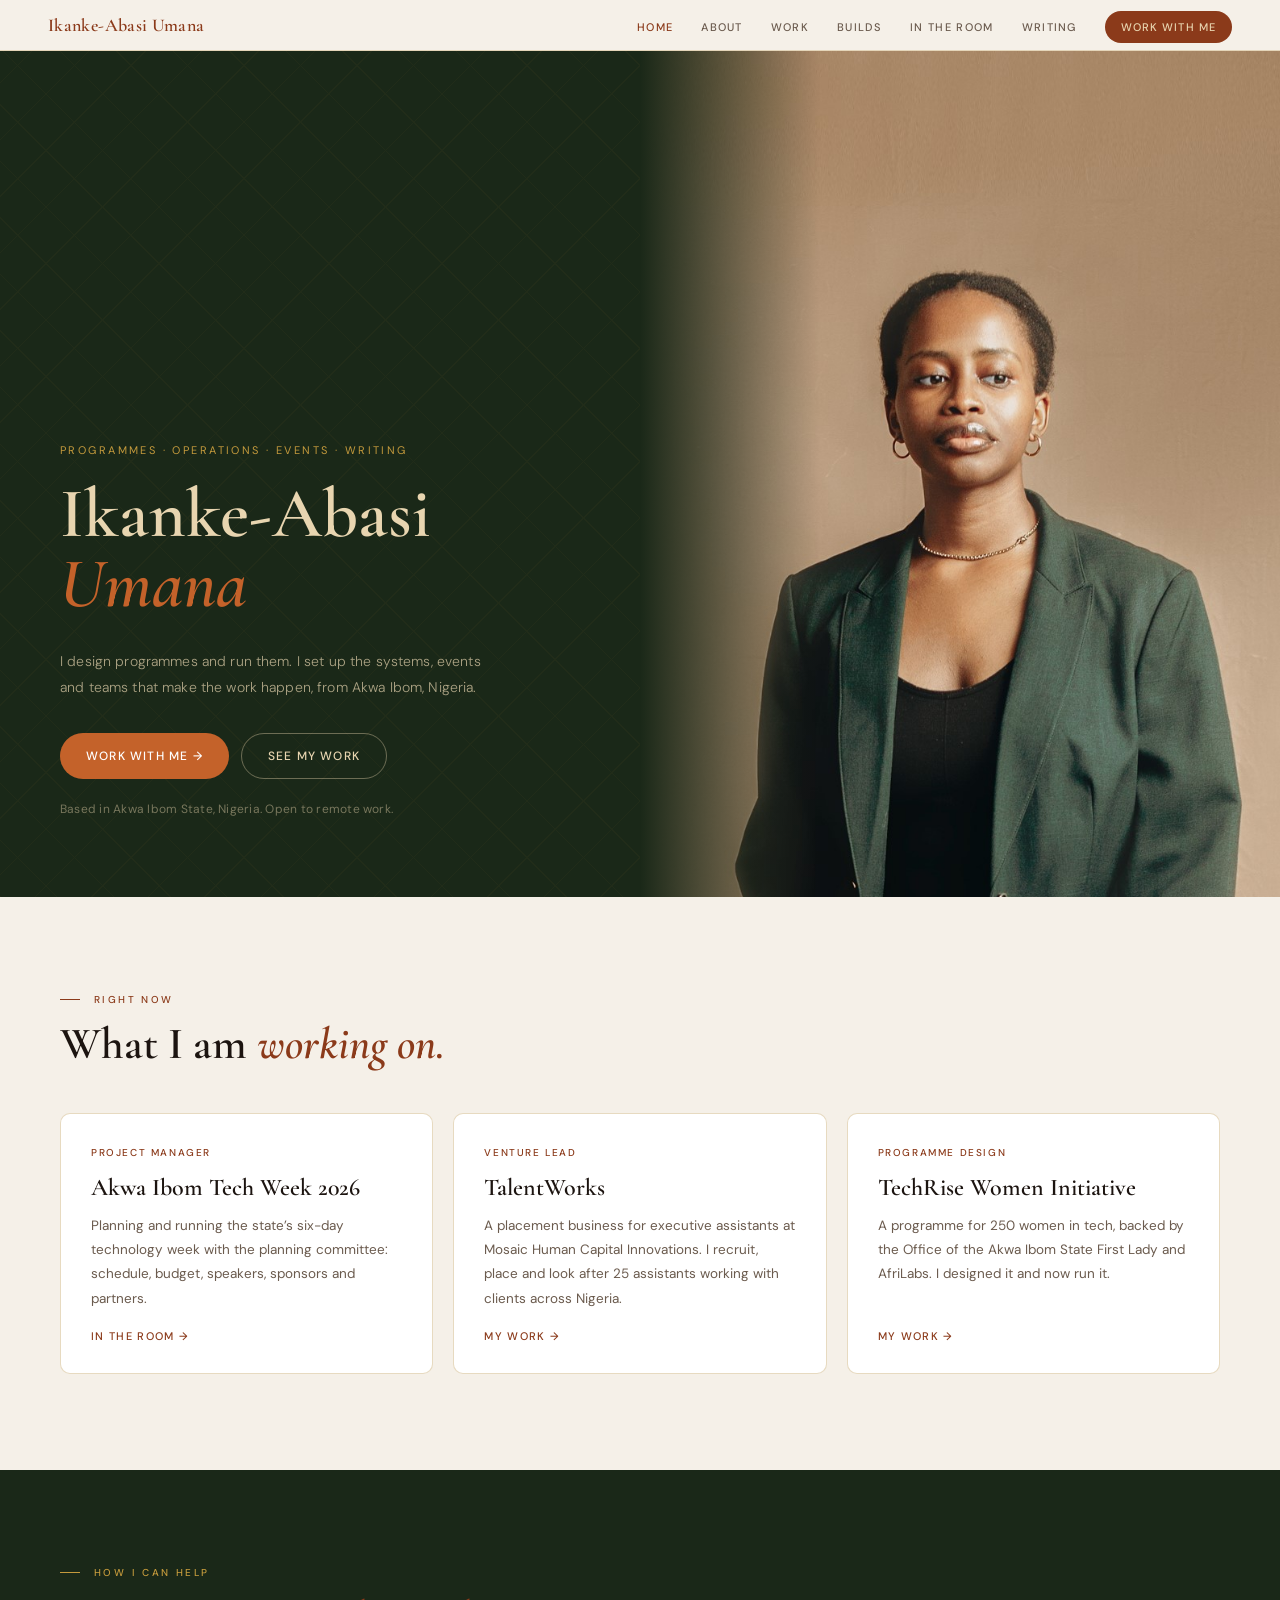
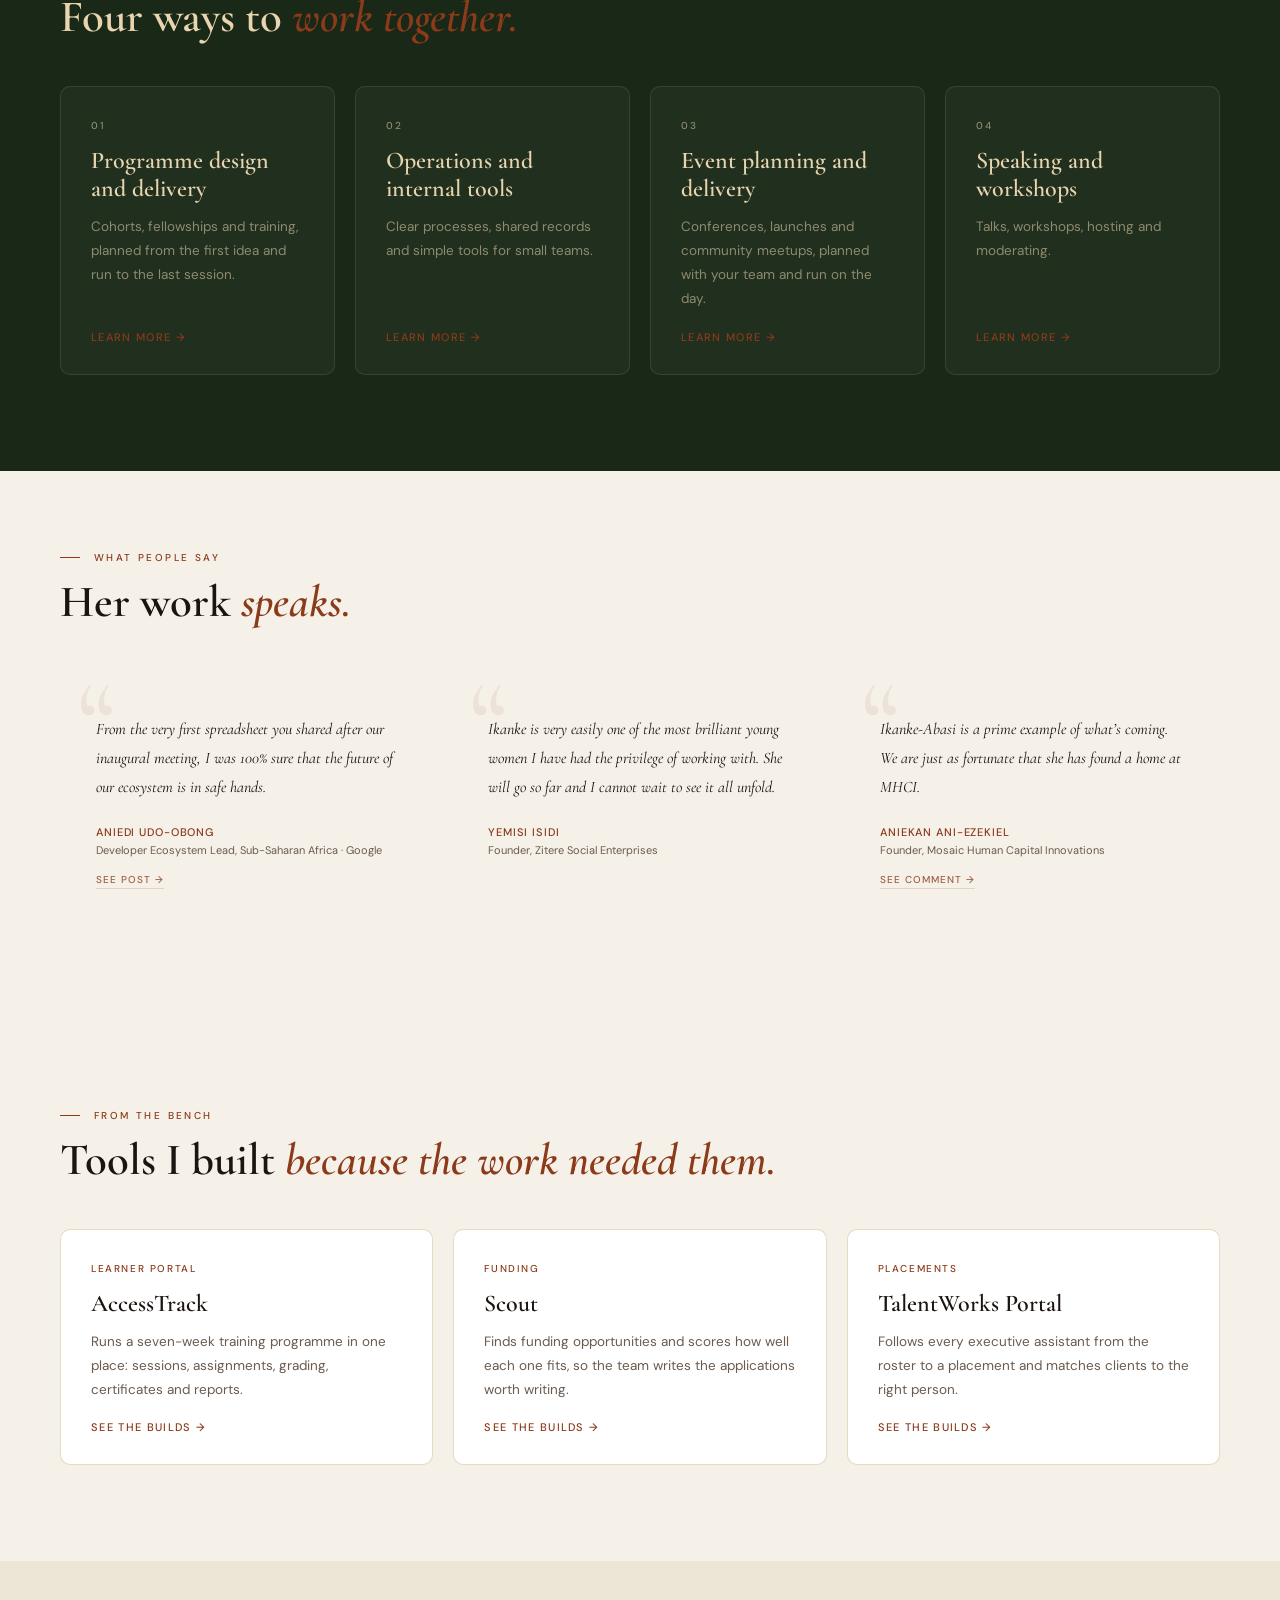
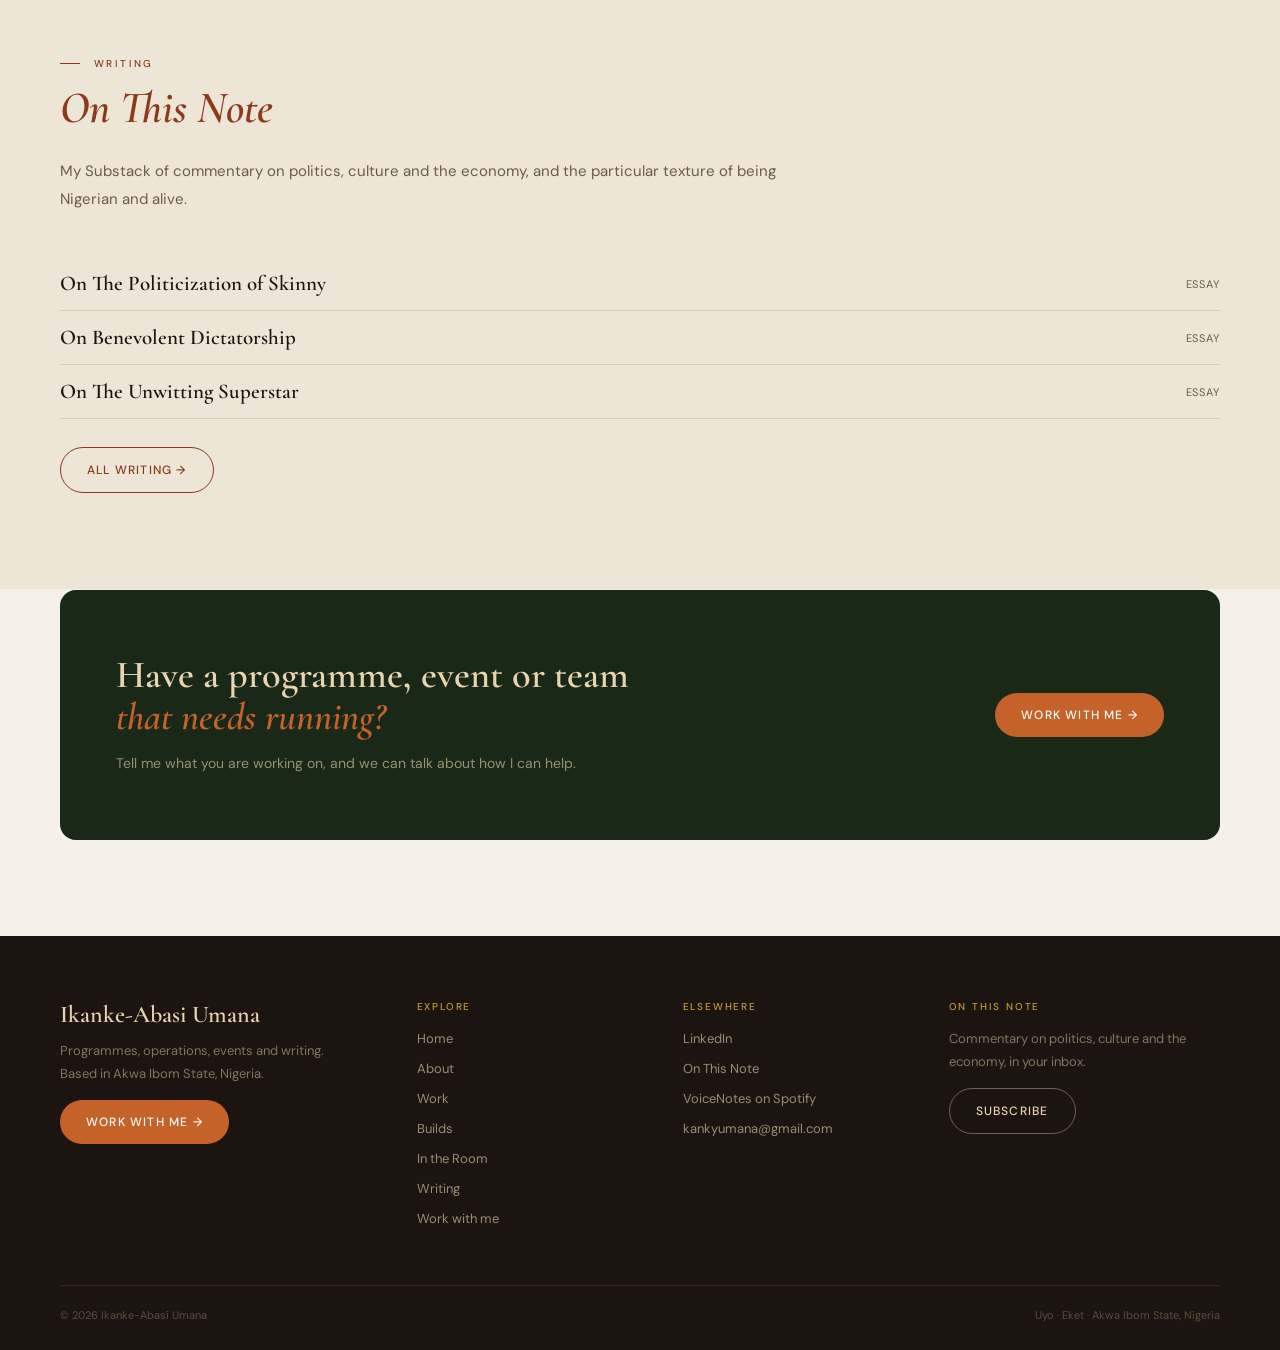
<file: index.html>
<!DOCTYPE html>
<html lang="en">
<head>
<meta charset="UTF-8">
<meta name="viewport" content="width=device-width, initial-scale=1.0">
<title>Ikanke-Abasi Umana | Programmes and Operations in Akwa Ibom, Nigeria</title>
<meta name="description" content="Ikanke-Abasi Umana designs and runs programmes, events and operations from Uyo and Eket, Akwa Ibom State, Nigeria. Project Manager, Akwa Ibom Tech Week 2026.">
<meta name="author" content="Ikanke-Abasi Umana">
<link rel="canonical" href="https://kankyumana.github.io/lore/">
<meta property="og:type" content="website">
<meta property="og:url" content="https://kankyumana.github.io/lore/">
<meta property="og:title" content="Ikanke-Abasi Umana | Programmes and Operations in Akwa Ibom, Nigeria">
<meta property="og:description" content="Ikanke-Abasi Umana designs and runs programmes, events and operations from Uyo and Eket, Akwa Ibom State, Nigeria. Project Manager, Akwa Ibom Tech Week 2026.">
<meta property="og:image" content="https://kankyumana.github.io/lore/kanky-1.jpg">
<meta name="twitter:card" content="summary_large_image">
<meta name="twitter:title" content="Ikanke-Abasi Umana | Programmes and Operations in Akwa Ibom, Nigeria">
<meta name="twitter:description" content="Ikanke-Abasi Umana designs and runs programmes, events and operations from Uyo and Eket, Akwa Ibom State, Nigeria. Project Manager, Akwa Ibom Tech Week 2026.">
<meta name="twitter:image" content="https://kankyumana.github.io/lore/kanky-1.jpg">
<link rel="icon" type="image/png" href="flower-girl.png">
<link rel="apple-touch-icon" href="flower-girl.png">
<script type="application/ld+json">{"@context": "https://schema.org", "@type": "Person", "name": "Ikanke-Abasi Umana", "alternateName": ["Kanky Umana", "Kanky", "Ikanke Abasi Umana"], "jobTitle": ["Project Manager, Akwa Ibom Tech Week", "Venture Lead, TalentWorks", "Product Integration & Growth Manager"], "worksFor": {"@type": "Organization", "name": "Mosaic Human Capital Innovations", "url": "https://mosaichci.com"}, "address": {"@type": "PostalAddress", "addressLocality": "Uyo", "addressRegion": "Akwa Ibom State", "addressCountry": "NG"}, "homeLocation": {"@type": "Place", "name": "Eket, Akwa Ibom State, Nigeria"}, "alumniOf": {"@type": "CollegeOrUniversity", "name": "University of Uyo"}, "knowsAbout": ["Programme design", "Programme management", "Operations", "Project management", "Event planning", "Internal tools", "Community building", "Writing"], "email": "mailto:kankyumana@gmail.com", "url": "https://kankyumana.github.io/lore/", "image": "https://kankyumana.github.io/lore/kanky-1.jpg", "sameAs": ["https://www.linkedin.com/in/ikanke-abasi-umana-815444173", "https://onthisnote.substack.com", "https://open.spotify.com/show/5ZHHEnznpNhUoo2vuHITOO"]}</script>
<link rel="preconnect" href="https://fonts.googleapis.com">
<link rel="preconnect" href="https://fonts.gstatic.com" crossorigin>
<link href="https://fonts.googleapis.com/css2?family=Cormorant+Garamond:ital,wght@0,300;0,400;0,600;1,300;1,400;1,600&family=DM+Sans:opsz,wght@9..40,300;9..40,400;9..40,500&display=swap" rel="stylesheet">
<link rel="stylesheet" href="css/site.css">
<link rel="stylesheet" href="css/extra.css">
</head>
<body>
<nav>
  <a class="nav-name" href="index.html">Ikanke-Abasi Umana</a>
  <ul class="nav-links">
    <li><a href="index.html" class="active">Home</a></li><li><a href="about.html">About</a></li><li><a href="work.html">Work</a></li><li><a href="builds.html">Builds</a></li><li><a href="in-the-room.html">In the Room</a></li><li><a href="writing.html">Writing</a></li>
    <li><a class="nav-cta" href="work-with-me.html">Work with me</a></li>
  </ul>
</nav>
<section class="hero">
  <div class="hero-pattern"></div>
  <div class="hero-left">
    <p class="hero-overline">Programmes &middot; Operations &middot; Events &middot; Writing</p>
    <h1 class="hero-name">Ikanke-Abasi<br><em>Umana</em></h1>
    <p class="hero-tagline" style="max-width:440px;color:rgba(232,213,176,0.7);margin-bottom:32px;">I design programmes and run them. I set up the systems, events and teams that make the work happen, from Akwa Ibom, Nigeria.</p>
    <div class="hero-btns"><a class="btn btn-primary" href="work-with-me.html">Work with me &rarr;</a><a class="btn btn-ghost" href="work.html">See my work</a></div>
    <p class="hero-note">Based in Akwa Ibom State, Nigeria. Open to remote work.</p>
  </div>
  <div class="hero-photo" role="img" aria-label="Ikanke-Abasi Umana" style="background-image:url('kanky-1.jpg');background-position:center 5%;"></div>
</section>

<section class="block linen">
  <p class="section-label">Right now</p>
  <h2 class="section-title">What I am <em>working on.</em></h2>
  <div class="cards">
    <a class="card" href="in-the-room.html"><p class="eyebrow">Project Manager</p><h3>Akwa Ibom Tech Week 2026</h3><p>Planning and running the state&rsquo;s six-day technology week with the planning committee: schedule, budget, speakers, sponsors and partners.</p><span class="more">In the Room &rarr;</span></a>
    <a class="card" href="work.html"><p class="eyebrow">Venture Lead</p><h3>TalentWorks</h3><p>A placement business for executive assistants at Mosaic Human Capital Innovations. I recruit, place and look after 25 assistants working with clients across Nigeria.</p><span class="more">My work &rarr;</span></a>
    <a class="card" href="work.html"><p class="eyebrow">Programme design</p><h3>TechRise Women Initiative</h3><p>A programme for 250 women in tech, backed by the Office of the Akwa Ibom State First Lady and AfriLabs. I designed it and now run it.</p><span class="more">My work &rarr;</span></a>
  </div>
</section>

<section class="block dark">
  <p class="section-label">How I can help</p>
  <h2 class="section-title">Four ways to <em>work together.</em></h2>
  <div class="cards four">
    <a class="card" href="work-with-me.html#programmes"><p class="eyebrow">01</p><h3>Programme design and delivery</h3><p>Cohorts, fellowships and training, planned from the first idea and run to the last session.</p><span class="more">Learn more &rarr;</span></a>
    <a class="card" href="work-with-me.html#operations"><p class="eyebrow">02</p><h3>Operations and internal tools</h3><p>Clear processes, shared records and simple tools for small teams.</p><span class="more">Learn more &rarr;</span></a>
    <a class="card" href="work-with-me.html#events"><p class="eyebrow">03</p><h3>Event planning and delivery</h3><p>Conferences, launches and community meetups, planned with your team and run on the day.</p><span class="more">Learn more &rarr;</span></a>
    <a class="card" href="work-with-me.html#speaking"><p class="eyebrow">04</p><h3>Speaking and workshops</h3><p>Talks, workshops, hosting and moderating.</p><span class="more">Learn more &rarr;</span></a>
  </div>
</section>

<section class="testimonials" id="testimonials">
  <p class="section-label">What People Say</p>
  <h2 class="section-title">Her work <em>speaks.</em></h2>
  <div class="test-grid">
    <div class="test-card">
      <p class="test-quote">From the very first spreadsheet you shared after our inaugural meeting, I was 100% sure that the future of our ecosystem is in safe hands.</p>
      <a class="test-attr" href="https://www.linkedin.com/in/aniediudo/" target="_blank">Aniedi Udo-Obong</a>
      <p class="test-role">Developer Ecosystem Lead, Sub-Saharan Africa &middot; Google</p>
      <a class="test-link" href="https://www.linkedin.com/posts/aniediudo_akwa-ibom-tech-week-has-been-a-quiet-upheaval-activity-7394298016704200706-DH8x" target="_blank">See post &rarr;</a>
    </div>
    <div class="test-card">
      <p class="test-quote">Ikanke is very easily one of the most brilliant young women I have had the privilege of working with. She will go so far and I cannot wait to see it all unfold.</p>
      <a class="test-attr" href="https://www.linkedin.com/in/yemisiisidi/" target="_blank">Yemisi Isidi</a>
      <p class="test-role">Founder, Zitere Social Enterprises</p>
    </div>
    <div class="test-card">
      <p class="test-quote">Ikanke-Abasi is a prime example of what&rsquo;s coming. We are just as fortunate that she has found a home at MHCI.</p>
      <a class="test-attr" href="https://www.linkedin.com/in/aniekan-ani-ezekiel-7a800a2a/" target="_blank">Aniekan Ani-Ezekiel</a>
      <p class="test-role">Founder, Mosaic Human Capital Innovations</p>
      <a class="test-link" href="https://www.linkedin.com/feed/update/urn:li:ugcPost:7394298015630381056?commentUrn=urn%3Ali%3Acomment%3A%28ugcPost%3A7394298015630381056%2C7394367046051962880%29" target="_blank">See comment &rarr;</a>
    </div>
  </div>
</section>



<section class="block linen">
  <p class="section-label">From the bench</p>
  <h2 class="section-title">Tools I built <em>because the work needed them.</em></h2>
  <div class="cards">
    <a class="card" href="builds.html"><p class="eyebrow">Learner portal</p><h3>AccessTrack</h3><p>Runs a seven-week training programme in one place: sessions, assignments, grading, certificates and reports.</p><span class="more">See the builds &rarr;</span></a>
    <a class="card" href="builds.html"><p class="eyebrow">Funding</p><h3>Scout</h3><p>Finds funding opportunities and scores how well each one fits, so the team writes the applications worth writing.</p><span class="more">See the builds &rarr;</span></a>
    <a class="card" href="builds.html"><p class="eyebrow">Placements</p><h3>TalentWorks Portal</h3><p>Follows every executive assistant from the roster to a placement and matches clients to the right person.</p><span class="more">See the builds &rarr;</span></a>
  </div>
</section>

<section class="block" style="background:var(--linen-dark);">
  <p class="section-label">Writing</p>
  <h2 class="section-title"><em>On This Note</em></h2>
  <p class="intro">My Substack of commentary on politics, culture and the economy, and the particular texture of being Nigerian and alive.</p>
  <ul class="list-links">
    <li><a href="https://onthisnote.substack.com/p/on-the-politicization-of-skinny" target="_blank" rel="noopener">On The Politicization of Skinny</a><span>Essay</span></li>
    <li><a href="https://onthisnote.substack.com/p/on-benevolent-dictatorship" target="_blank" rel="noopener">On Benevolent Dictatorship</a><span>Essay</span></li>
    <li><a href="https://onthisnote.substack.com/p/on-the-unwitting-superstar" target="_blank" rel="noopener">On The Unwitting Superstar</a><span>Essay</span></li>
  </ul>
  <div style="margin-top:28px;"><a class="btn btn-line" href="writing.html">All writing &rarr;</a></div>
</section>
<div class="wrap-linen"><div class="cta-band" style="margin-top:0;">
  <div><h2>Have a programme, event or team <em>that needs running?</em></h2><p>Tell me what you are working on, and we can talk about how I can help.</p></div>
  <a class="btn btn-primary" href="work-with-me.html">Work with me &rarr;</a>
</div></div>
<footer class="site-footer">
  <div class="ft-grid">
    <div>
      <p class="ft-name">Ikanke-Abasi Umana</p>
      <p class="ft-line">Programmes, operations, events and writing.<br>Based in Akwa Ibom State, Nigeria.</p>
      <a class="btn btn-primary ft-sub" href="work-with-me.html">Work with me &rarr;</a>
    </div>
    <div>
      <p class="ft-head">Explore</p>
      <ul class="ft-links"><li><a href="index.html">Home</a></li><li><a href="about.html">About</a></li><li><a href="work.html">Work</a></li><li><a href="builds.html">Builds</a></li><li><a href="in-the-room.html">In the Room</a></li><li><a href="writing.html">Writing</a></li><li><a href="work-with-me.html">Work with me</a></li></ul>
    </div>
    <div>
      <p class="ft-head">Elsewhere</p>
      <ul class="ft-links">
        <li><a href="https://www.linkedin.com/in/ikanke-abasi-umana-815444173" target="_blank" rel="noopener">LinkedIn</a></li>
        <li><a href="https://onthisnote.substack.com" target="_blank" rel="noopener">On This Note</a></li>
        <li><a href="https://open.spotify.com/show/5ZHHEnznpNhUoo2vuHITOO" target="_blank" rel="noopener">VoiceNotes on Spotify</a></li>
        <li><a href="mailto:kankyumana@gmail.com">kankyumana@gmail.com</a></li>
      </ul>
    </div>
    <div>
      <p class="ft-head">On This Note</p>
      <p class="ft-line">Commentary on politics, culture and the economy, in your inbox.</p>
      <a class="btn btn-ghost ft-sub" href="https://onthisnote.substack.com/subscribe" target="_blank" rel="noopener">Subscribe</a>
    </div>
  </div>
  <div class="ft-bottom"><span>&copy; 2026 Ikanke-Abasi Umana</span><span>Uyo &middot; Eket &middot; Akwa Ibom State, Nigeria</span></div>
</footer>
</body>
</html>
</file>
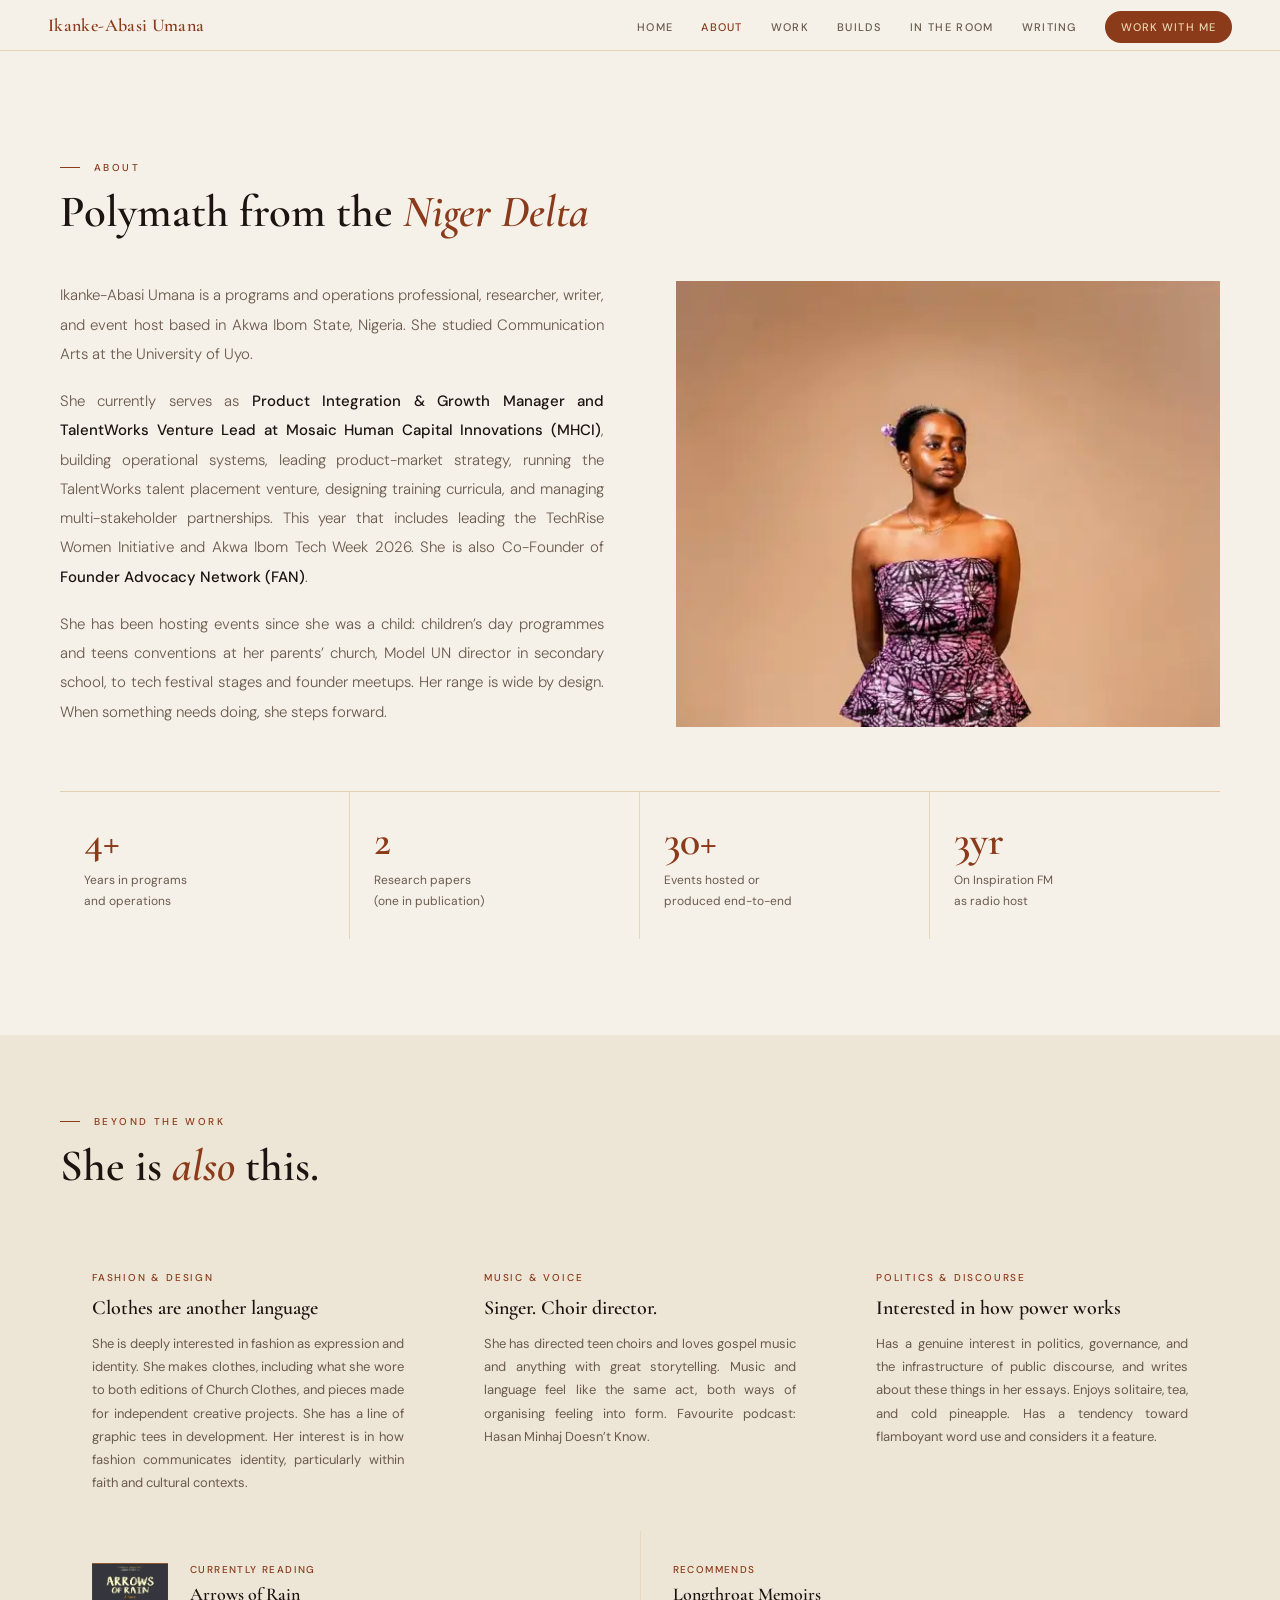
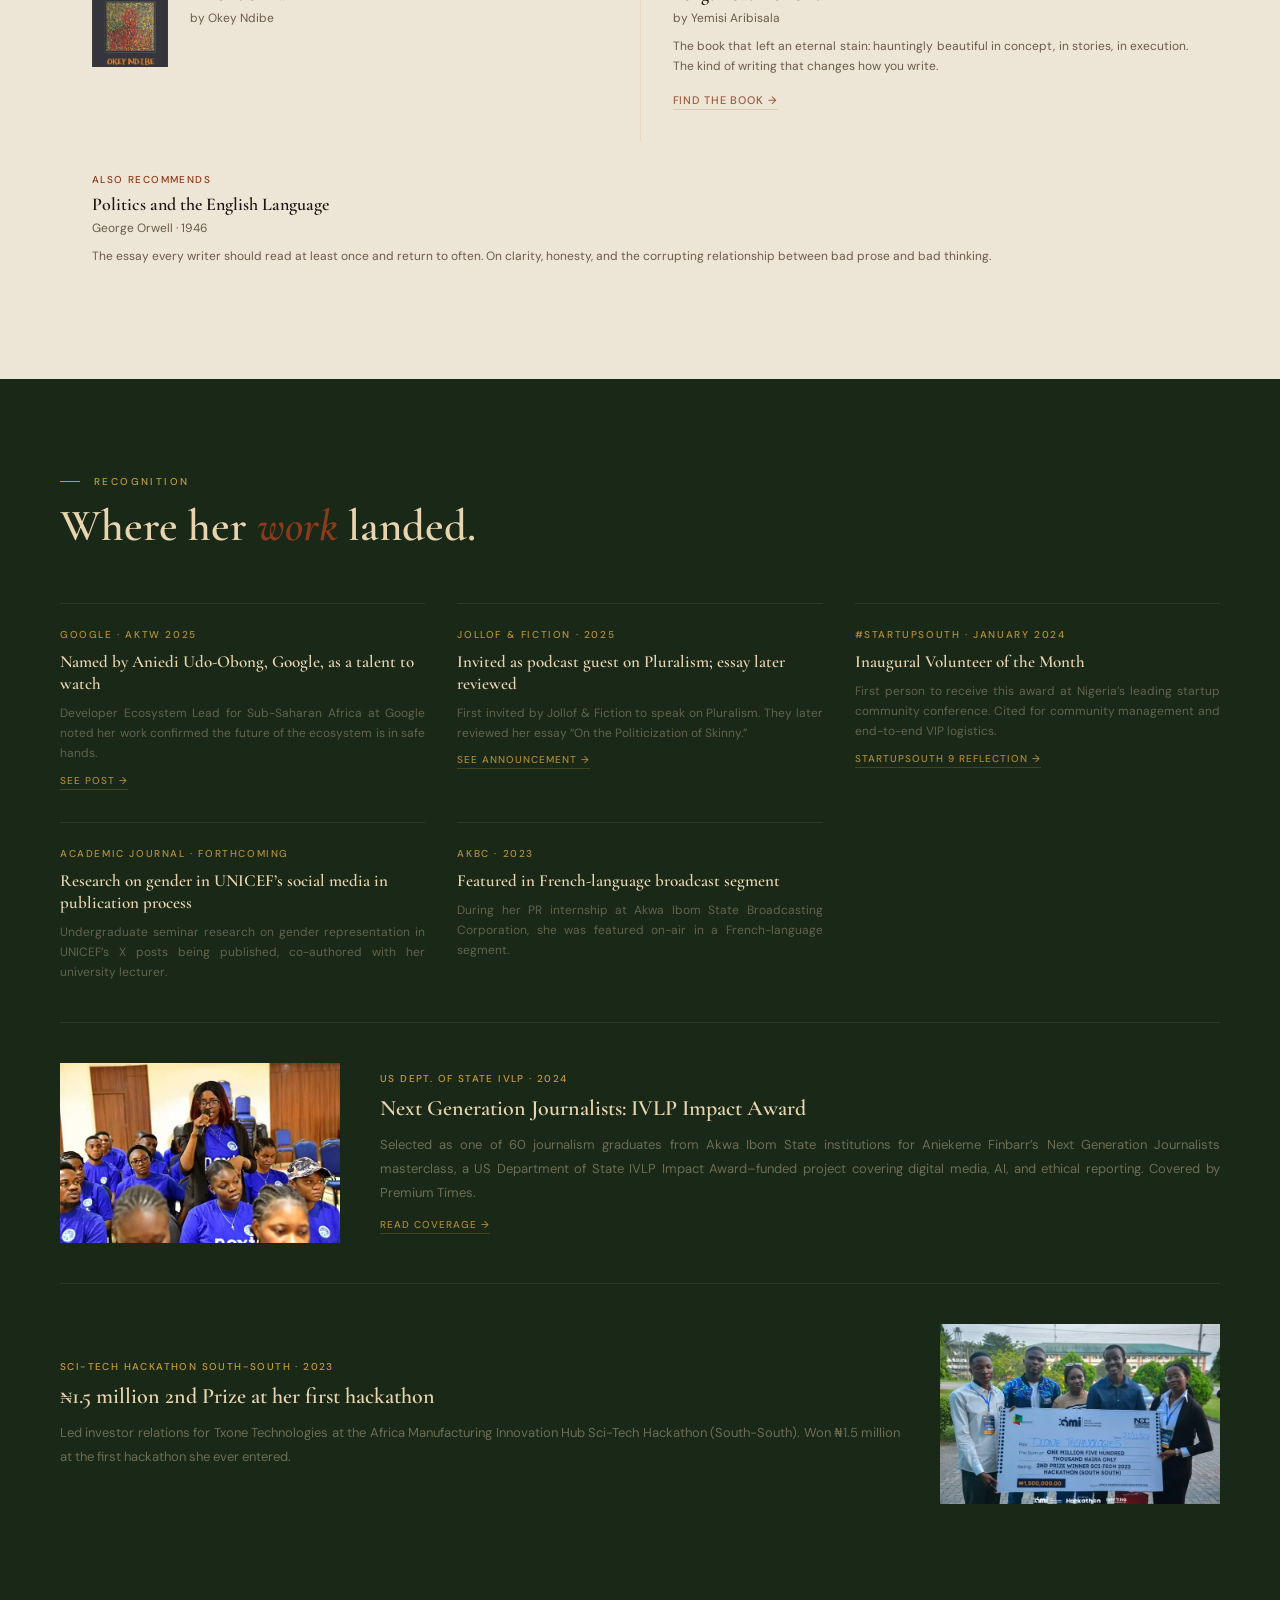
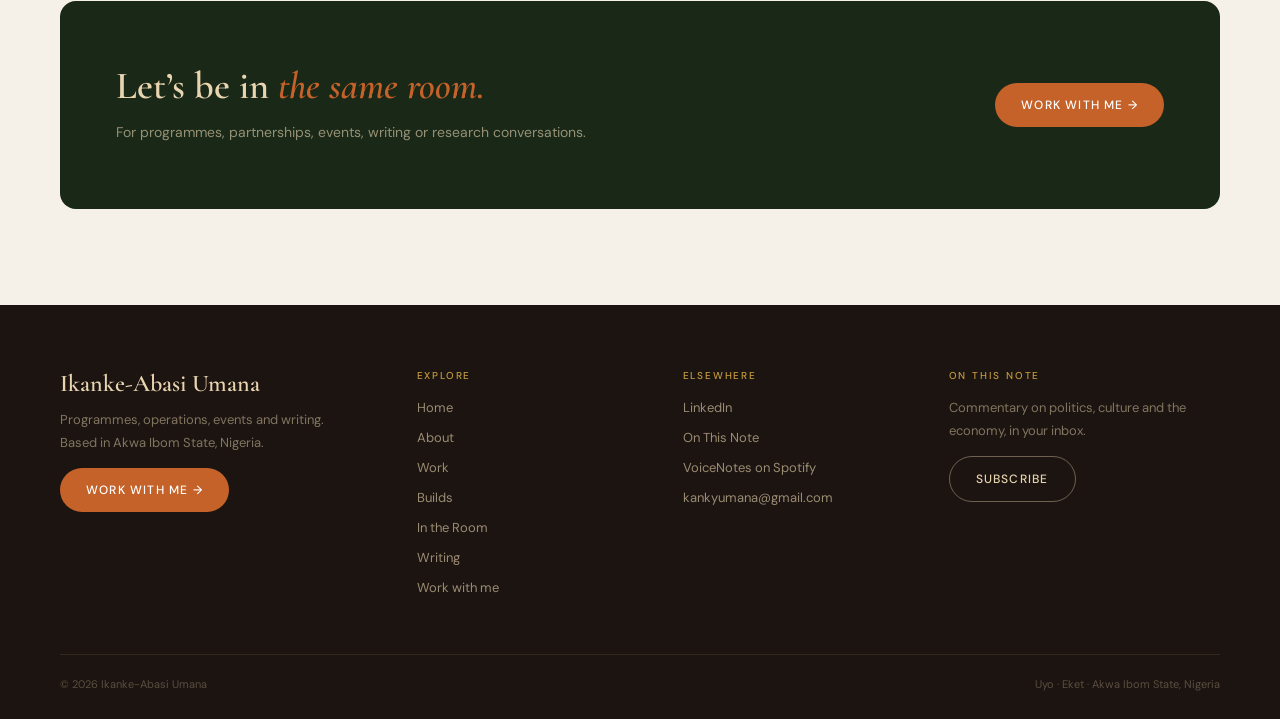
<file: about.html>
<!DOCTYPE html>
<html lang="en">
<head>
<meta charset="UTF-8">
<meta name="viewport" content="width=device-width, initial-scale=1.0">
<title>About | Ikanke-Abasi Umana, Uyo and Eket, Akwa Ibom</title>
<meta name="description" content="About Ikanke-Abasi Umana (Kanky): programmes and operations professional, writer and event host from Akwa Ibom State, Nigeria. Communication Arts, University of Uyo.">
<meta name="author" content="Ikanke-Abasi Umana">
<link rel="canonical" href="https://kankyumana.github.io/lore/about.html">
<meta property="og:type" content="website">
<meta property="og:url" content="https://kankyumana.github.io/lore/about.html">
<meta property="og:title" content="About | Ikanke-Abasi Umana, Uyo and Eket, Akwa Ibom">
<meta property="og:description" content="About Ikanke-Abasi Umana (Kanky): programmes and operations professional, writer and event host from Akwa Ibom State, Nigeria. Communication Arts, University of Uyo.">
<meta property="og:image" content="https://kankyumana.github.io/lore/kanky-1.jpg">
<meta name="twitter:card" content="summary_large_image">
<meta name="twitter:title" content="About | Ikanke-Abasi Umana, Uyo and Eket, Akwa Ibom">
<meta name="twitter:description" content="About Ikanke-Abasi Umana (Kanky): programmes and operations professional, writer and event host from Akwa Ibom State, Nigeria. Communication Arts, University of Uyo.">
<meta name="twitter:image" content="https://kankyumana.github.io/lore/kanky-1.jpg">
<link rel="icon" type="image/png" href="flower-girl.png">
<link rel="apple-touch-icon" href="flower-girl.png">
<script type="application/ld+json">{"@context": "https://schema.org", "@type": "WebPage", "name": "About | Ikanke-Abasi Umana, Uyo and Eket, Akwa Ibom", "url": "https://kankyumana.github.io/lore/about.html", "description": "About Ikanke-Abasi Umana (Kanky): programmes and operations professional, writer and event host from Akwa Ibom State, Nigeria. Communication Arts, University of Uyo.", "about": {"@type": "Person", "name": "Ikanke-Abasi Umana", "url": "https://kankyumana.github.io/lore/"}}</script>
<link rel="preconnect" href="https://fonts.googleapis.com">
<link rel="preconnect" href="https://fonts.gstatic.com" crossorigin>
<link href="https://fonts.googleapis.com/css2?family=Cormorant+Garamond:ital,wght@0,300;0,400;0,600;1,300;1,400;1,600&family=DM+Sans:opsz,wght@9..40,300;9..40,400;9..40,500&display=swap" rel="stylesheet">
<link rel="stylesheet" href="css/site.css">
<link rel="stylesheet" href="css/extra.css">
</head>
<body>
<nav>
  <a class="nav-name" href="index.html">Ikanke-Abasi Umana</a>
  <ul class="nav-links">
    <li><a href="index.html">Home</a></li><li><a href="about.html" class="active">About</a></li><li><a href="work.html">Work</a></li><li><a href="builds.html">Builds</a></li><li><a href="in-the-room.html">In the Room</a></li><li><a href="writing.html">Writing</a></li>
    <li><a class="nav-cta" href="work-with-me.html">Work with me</a></li>
  </ul>
</nav>
<section class="about" id="about" style="padding-top:110px;">
  <p class="section-label">About</p>
  <h1 class="section-title">Polymath from the <em>Niger Delta</em></h1>
  <div class="about-upper">
    <div class="about-text">
      <p>Ikanke-Abasi Umana is a programs and operations professional, researcher, writer, and event host based in Akwa Ibom State, Nigeria. She studied Communication Arts at the University of Uyo.</p>
      <p>She currently serves as <strong>Product Integration &amp; Growth Manager and TalentWorks Venture Lead at Mosaic Human Capital Innovations (MHCI)</strong>, building operational systems, leading product-market strategy, running the TalentWorks talent placement venture, designing training curricula, and managing multi-stakeholder partnerships. This year that includes leading the TechRise Women Initiative and Akwa Ibom Tech Week 2026. She is also Co-Founder of <strong>Founder Advocacy Network (FAN)</strong>.</p>
      <p>She has been hosting events since she was a child: children&rsquo;s day programmes and teens conventions at her parents&rsquo; church, Model UN director in secondary school, to tech festival stages and founder meetups. Her range is wide by design. When something needs doing, she steps forward.</p>
    </div>
    <div class="about-photo" role="img" aria-label="Ikanke-Abasi Umana" style="background-image:url('img/about.webp')";background-size:cover;background-position:center top;"></div>
  </div>
  <div class="stats-row">
    <div class="stat-col"><span class="stat-num">4+</span><span class="stat-lbl">Years in programs<br>and operations</span></div>
    <div class="stat-col"><span class="stat-num">2</span><span class="stat-lbl">Research papers<br>(one in publication)</span></div>
    <div class="stat-col"><span class="stat-num">30+</span><span class="stat-lbl">Events hosted or<br>produced end-to-end</span></div>
    <div class="stat-col"><span class="stat-num">3yr</span><span class="stat-lbl">On Inspiration FM<br>as radio host</span></div>
  </div>
</section>

<section class="interests" id="interests">
  <p class="section-label">Beyond the Work</p>
  <h2 class="section-title">She is <em>also</em> this.</h2>
  <div class="int-grid">
    <div class="int-card">
      <p class="int-eyebrow">Fashion &amp; Design</p>
      <h3 class="int-title">Clothes are another language</h3>
      <p class="int-body">She is deeply interested in fashion as expression and identity. She makes clothes, including what she wore to both editions of Church Clothes, and pieces made for independent creative projects. She has a line of graphic tees in development. Her interest is in how fashion communicates identity, particularly within faith and cultural contexts.</p>
    </div>
    <div class="int-card">
      <p class="int-eyebrow">Music &amp; Voice</p>
      <h3 class="int-title">Singer. Choir director.</h3>
      <p class="int-body">She has directed teen choirs and loves gospel music and anything with great storytelling. Music and language feel like the same act, both ways of organising feeling into form. Favourite podcast: Hasan Minhaj Doesn&rsquo;t Know.</p>
    </div>
    <div class="int-card">
      <p class="int-eyebrow">Politics &amp; Discourse</p>
      <h3 class="int-title">Interested in how power works</h3>
      <p class="int-body">Has a genuine interest in politics, governance, and the infrastructure of public discourse, and writes about these things in her essays. Enjoys solitaire, tea, and cold pineapple. Has a tendency toward flamboyant word use and considers it a feature.</p>
    </div>
  </div>
  <div class="books-row">
    <div class="book-card">
      <div class="book-img-sm" role="img" aria-label="Arrows of Rain by Okey Ndibe" style="background-image:url('img/book-arrows-of-rain.webp')";background-size:cover;background-position:center;"></div>
      <div>
        <p class="book-badge">Currently Reading</p>
        <p class="book-title">Arrows of Rain</p>
        <p class="book-author">by Okey Ndibe</p>
      </div>
    </div>
    <div class="book-card">
      <div>
        <p class="book-badge">Recommends</p>
        <p class="book-title">Longthroat Memoirs</p>
        <p class="book-author">by Yemisi Aribisala</p>
        <p style="font-size:12px;color:var(--muted);line-height:1.7;margin-bottom:12px;text-align:justify;">The book that left an eternal stain: hauntingly beautiful in concept, in stories, in execution. The kind of writing that changes how you write.</p>
        <a class="book-link" href="https://cassavarepublic.biz/product/longthroat-memoirs/" target="_blank">Find the book &rarr;</a>
      </div>
    </div>
  </div>
  <div class="orwell-card">
    <p class="book-badge">Also Recommends</p>
    <p class="book-title" style="font-family:var(--serif);font-size:18px;font-weight:600;color:var(--ink);margin-bottom:4px;">Politics and the English Language</p>
    <p class="book-author" style="font-size:12px;color:var(--muted);margin-bottom:10px;">George Orwell &middot; 1946</p>
    <p style="font-size:12px;color:var(--muted);line-height:1.72;text-align:justify;">The essay every writer should read at least once and return to often. On clarity, honesty, and the corrupting relationship between bad prose and bad thinking.</p>
  </div>
</section>

<section class="recognition" id="recognition">
  <p class="section-label">Recognition</p>
  <h2 class="section-title" style="color:var(--sand);">Where her <em>work</em> landed.</h2>
  <div class="rec-grid">
    <div class="rec-item">
      <p class="rec-source">Google &middot; AKTW 2025</p>
      <h3 class="rec-headline">Named by Aniedi Udo-Obong, Google, as a talent to watch</h3>
      <p class="rec-detail">Developer Ecosystem Lead for Sub-Saharan Africa at Google noted her work confirmed the future of the ecosystem is in safe hands.</p>
      <a class="rec-link" href="https://www.linkedin.com/posts/aniediudo_akwa-ibom-tech-week-has-been-a-quiet-upheaval-activity-7394298016704200706-DH8x" target="_blank">See post &rarr;</a>
    </div>
    <div class="rec-item">
      <p class="rec-source">Jollof &amp; Fiction &middot; 2025</p>
      <h3 class="rec-headline">Invited as podcast guest on Pluralism; essay later reviewed</h3>
      <p class="rec-detail">First invited by Jollof &amp; Fiction to speak on Pluralism. They later reviewed her essay &ldquo;On the Politicization of Skinny.&rdquo;</p>
      <a class="rec-link" href="https://www.instagram.com/p/DPjdE-KCjSv/" target="_blank">See announcement &rarr;</a>
    </div>
    <div class="rec-item">
      <p class="rec-source">#StartupSouth &middot; January 2024</p>
      <h3 class="rec-headline">Inaugural Volunteer of the Month</h3>
      <p class="rec-detail">First person to receive this award at Nigeria&rsquo;s leading startup community conference. Cited for community management and end-to-end VIP logistics.</p>
      <a class="rec-link" href="https://www.linkedin.com/posts/ikanke-abasi-umana-815444173_startupsouth9-startupsouth9-startupsouth9-activity-7254782236644782080-1fVD" target="_blank">StartupSouth 9 reflection &rarr;</a>
    </div>
    <div class="rec-item">
      <p class="rec-source">Academic Journal &middot; Forthcoming</p>
      <h3 class="rec-headline">Research on gender in UNICEF&rsquo;s social media in publication process</h3>
      <p class="rec-detail">Undergraduate seminar research on gender representation in UNICEF&rsquo;s X posts being published, co-authored with her university lecturer.</p>
    </div>
    <div class="rec-item">
      <p class="rec-source">AKBC &middot; 2023</p>
      <h3 class="rec-headline">Featured in French-language broadcast segment</h3>
      <p class="rec-detail">During her PR internship at Akwa Ibom State Broadcasting Corporation, she was featured on-air in a French-language segment.</p>
    </div>
    <div class="ivlp-row">
      <div class="ivlp-img" role="img" aria-label="Next Generation Journalists masterclass" style="background-image:url('img/ivlp.webp')";background-size:cover;background-position:center 20%;"></div>
      <div>
        <p style="font-size:10px;letter-spacing:0.14em;text-transform:uppercase;color:var(--brass);font-weight:500;margin-bottom:10px;">US Dept. of State IVLP &middot; 2024</p>
        <h3 style="font-family:var(--serif);font-size:22px;font-weight:600;color:var(--sand);margin-bottom:12px;line-height:1.2;">Next Generation Journalists: IVLP Impact Award</h3>
        <p class="wide-text">Selected as one of 60 journalism graduates from Akwa Ibom State institutions for Aniekeme Finbarr&rsquo;s Next Generation Journalists masterclass, a US Department of State IVLP Impact Award&ndash;funded project covering digital media, AI, and ethical reporting. Covered by Premium Times.</p>
        <a class="rec-link" href="https://www.premiumtimesng.com/news/more-news/730575-nigerian-journalist-trains-60-journalism-graduates-on-ethical-reporting-ai.html" target="_blank" style="margin-top:14px;display:inline-block;">Read coverage &rarr;</a>
      </div>
    </div>
    <div class="hackathon-row">
      <div>
        <p style="font-size:10px;letter-spacing:0.14em;text-transform:uppercase;color:var(--brass);font-weight:500;margin-bottom:10px;">Sci-Tech Hackathon South-South &middot; 2023</p>
        <h3 style="font-family:var(--serif);font-size:22px;font-weight:600;color:var(--sand);margin-bottom:12px;line-height:1.2;">&#x20A6;1.5 million 2nd Prize at her first hackathon</h3>
        <p class="wide-text">Led investor relations for Txone Technologies at the Africa Manufacturing Innovation Hub Sci-Tech Hackathon (South-South). Won &#x20A6;1.5 million at the first hackathon she ever entered.</p>
      </div>
      <div class="hackathon-img" role="img" aria-label="Sci-Tech Hackathon 2023" style="background-image:url('img/hackathon.webp')";background-size:cover;background-position:center;"></div>
    </div>
  </div>
</section>

<div class="wrap-linen"><div class="cta-band" style="margin-top:0;">
  <div><h2>Let&rsquo;s be in <em>the same room.</em></h2><p>For programmes, partnerships, events, writing or research conversations.</p></div>
  <a class="btn btn-primary" href="work-with-me.html">Work with me &rarr;</a>
</div></div>
<footer class="site-footer">
  <div class="ft-grid">
    <div>
      <p class="ft-name">Ikanke-Abasi Umana</p>
      <p class="ft-line">Programmes, operations, events and writing.<br>Based in Akwa Ibom State, Nigeria.</p>
      <a class="btn btn-primary ft-sub" href="work-with-me.html">Work with me &rarr;</a>
    </div>
    <div>
      <p class="ft-head">Explore</p>
      <ul class="ft-links"><li><a href="index.html">Home</a></li><li><a href="about.html">About</a></li><li><a href="work.html">Work</a></li><li><a href="builds.html">Builds</a></li><li><a href="in-the-room.html">In the Room</a></li><li><a href="writing.html">Writing</a></li><li><a href="work-with-me.html">Work with me</a></li></ul>
    </div>
    <div>
      <p class="ft-head">Elsewhere</p>
      <ul class="ft-links">
        <li><a href="https://www.linkedin.com/in/ikanke-abasi-umana-815444173" target="_blank" rel="noopener">LinkedIn</a></li>
        <li><a href="https://onthisnote.substack.com" target="_blank" rel="noopener">On This Note</a></li>
        <li><a href="https://open.spotify.com/show/5ZHHEnznpNhUoo2vuHITOO" target="_blank" rel="noopener">VoiceNotes on Spotify</a></li>
        <li><a href="mailto:kankyumana@gmail.com">kankyumana@gmail.com</a></li>
      </ul>
    </div>
    <div>
      <p class="ft-head">On This Note</p>
      <p class="ft-line">Commentary on politics, culture and the economy, in your inbox.</p>
      <a class="btn btn-ghost ft-sub" href="https://onthisnote.substack.com/subscribe" target="_blank" rel="noopener">Subscribe</a>
    </div>
  </div>
  <div class="ft-bottom"><span>&copy; 2026 Ikanke-Abasi Umana</span><span>Uyo &middot; Eket &middot; Akwa Ibom State, Nigeria</span></div>
</footer>
</body>
</html>
</file>
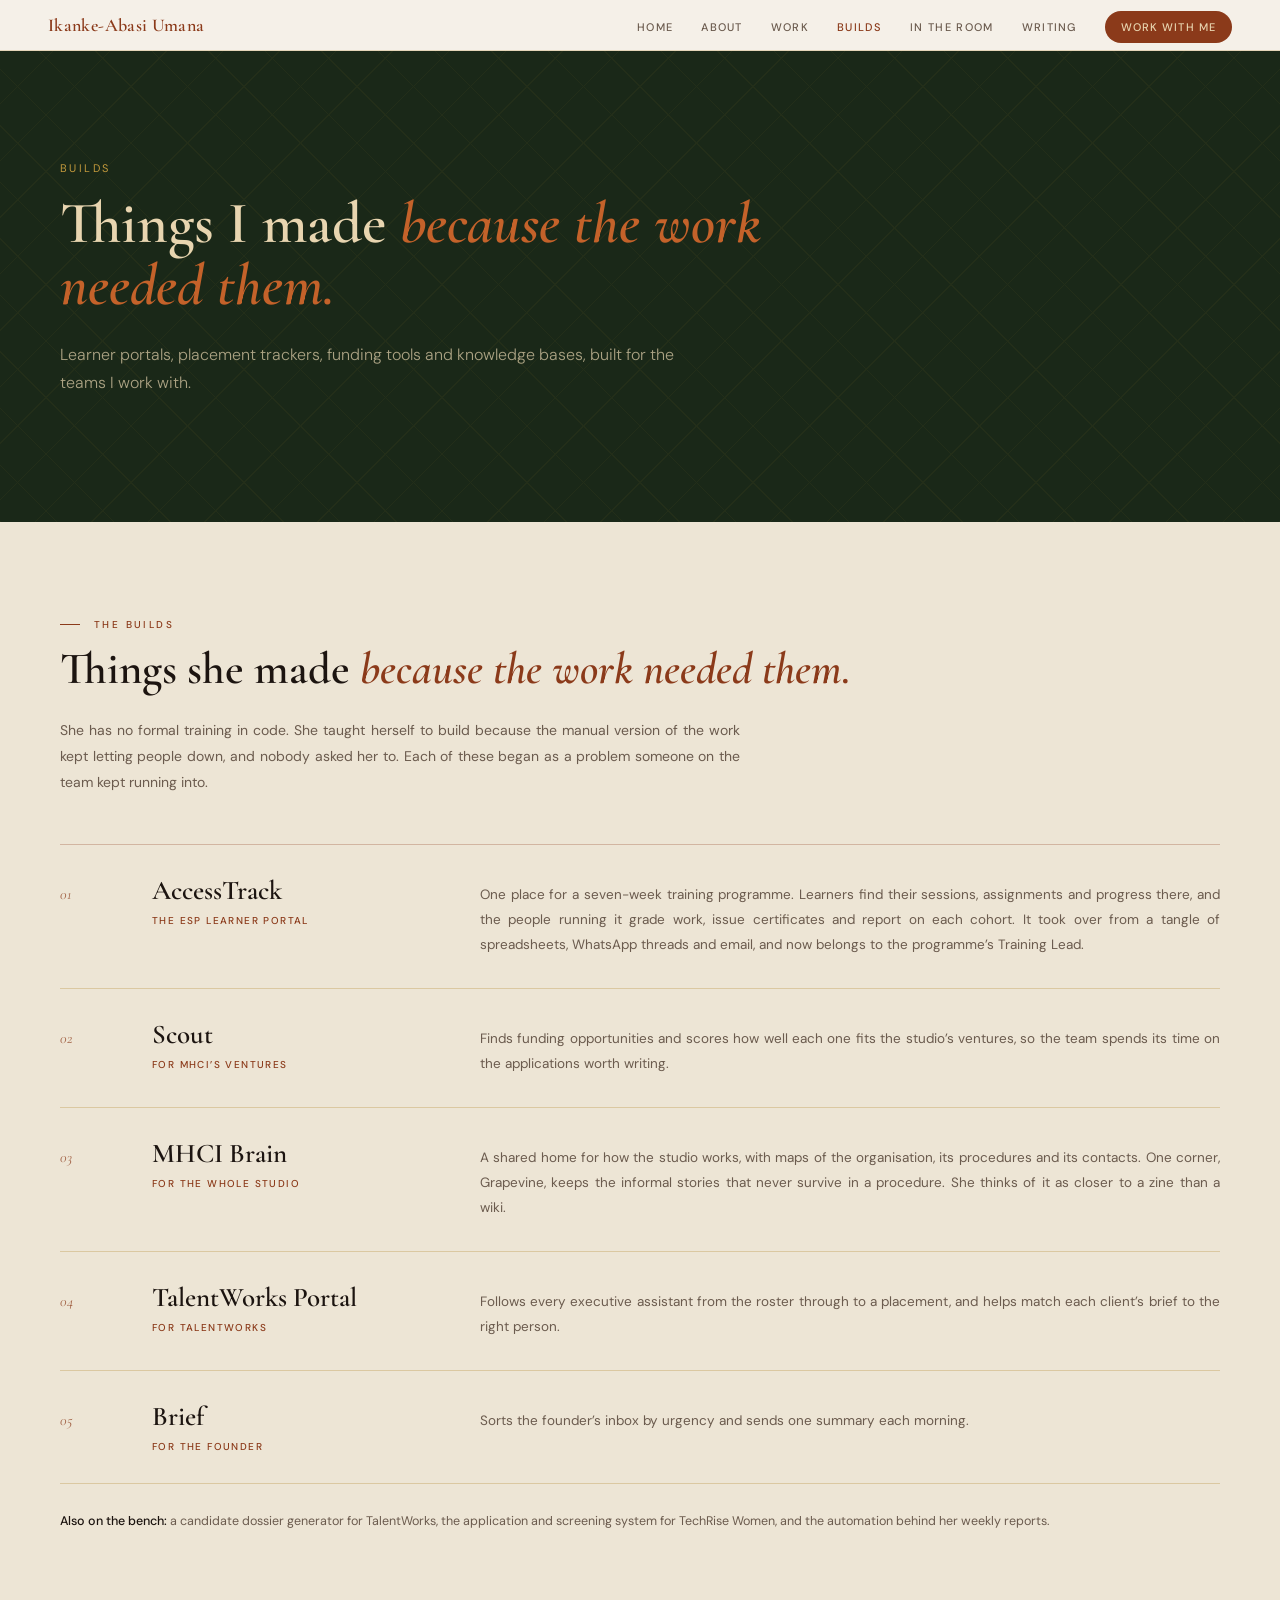
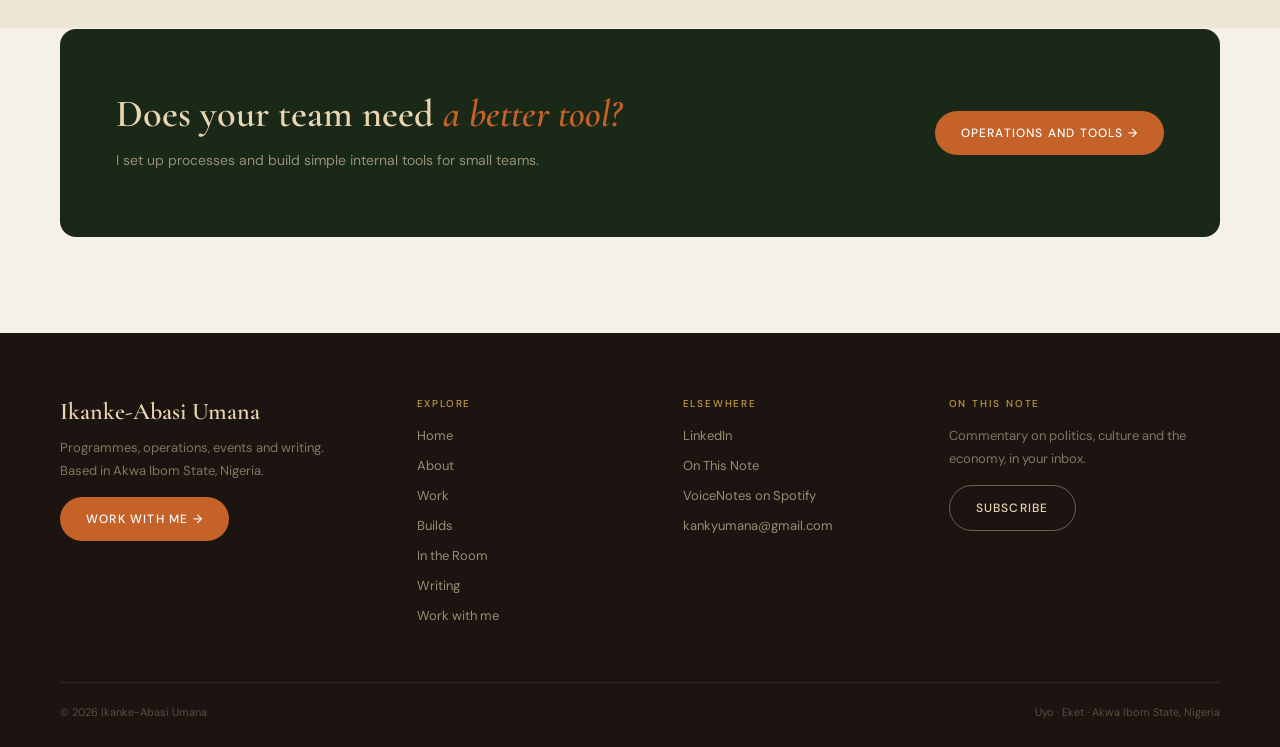
<file: builds.html>
<!DOCTYPE html>
<html lang="en">
<head>
<meta charset="UTF-8">
<meta name="viewport" content="width=device-width, initial-scale=1.0">
<title>Builds | Internal Tools and Systems | Ikanke-Abasi Umana</title>
<meta name="description" content="Internal tools built by Ikanke-Abasi Umana: AccessTrack learner portal, Scout funding finder, MHCI Brain knowledge base, TalentWorks Portal and more.">
<meta name="author" content="Ikanke-Abasi Umana">
<link rel="canonical" href="https://kankyumana.github.io/lore/builds.html">
<meta property="og:type" content="website">
<meta property="og:url" content="https://kankyumana.github.io/lore/builds.html">
<meta property="og:title" content="Builds | Internal Tools and Systems | Ikanke-Abasi Umana">
<meta property="og:description" content="Internal tools built by Ikanke-Abasi Umana: AccessTrack learner portal, Scout funding finder, MHCI Brain knowledge base, TalentWorks Portal and more.">
<meta property="og:image" content="https://kankyumana.github.io/lore/kanky-1.jpg">
<meta name="twitter:card" content="summary_large_image">
<meta name="twitter:title" content="Builds | Internal Tools and Systems | Ikanke-Abasi Umana">
<meta name="twitter:description" content="Internal tools built by Ikanke-Abasi Umana: AccessTrack learner portal, Scout funding finder, MHCI Brain knowledge base, TalentWorks Portal and more.">
<meta name="twitter:image" content="https://kankyumana.github.io/lore/kanky-1.jpg">
<link rel="icon" type="image/png" href="flower-girl.png">
<link rel="apple-touch-icon" href="flower-girl.png">
<script type="application/ld+json">{"@context": "https://schema.org", "@type": "WebPage", "name": "Builds | Internal Tools and Systems | Ikanke-Abasi Umana", "url": "https://kankyumana.github.io/lore/builds.html", "description": "Internal tools built by Ikanke-Abasi Umana: AccessTrack learner portal, Scout funding finder, MHCI Brain knowledge base, TalentWorks Portal and more.", "about": {"@type": "Person", "name": "Ikanke-Abasi Umana", "url": "https://kankyumana.github.io/lore/"}}</script>
<link rel="preconnect" href="https://fonts.googleapis.com">
<link rel="preconnect" href="https://fonts.gstatic.com" crossorigin>
<link href="https://fonts.googleapis.com/css2?family=Cormorant+Garamond:ital,wght@0,300;0,400;0,600;1,300;1,400;1,600&family=DM+Sans:opsz,wght@9..40,300;9..40,400;9..40,500&display=swap" rel="stylesheet">
<link rel="stylesheet" href="css/site.css">
<link rel="stylesheet" href="css/extra.css">
</head>
<body>
<nav>
  <a class="nav-name" href="index.html">Ikanke-Abasi Umana</a>
  <ul class="nav-links">
    <li><a href="index.html">Home</a></li><li><a href="about.html">About</a></li><li><a href="work.html">Work</a></li><li><a href="builds.html" class="active">Builds</a></li><li><a href="in-the-room.html">In the Room</a></li><li><a href="writing.html">Writing</a></li>
    <li><a class="nav-cta" href="work-with-me.html">Work with me</a></li>
  </ul>
</nav>
<section class="page-hero"><div class="hero-pattern"></div><div class="inner">
  <p class="hero-overline">Builds</p>
  <h1>Things I made <em>because the work needed them.</em></h1>
  <p class="lead">Learner portals, placement trackers, funding tools and knowledge bases, built for the teams I work with.</p>
  
</div></section>
<section class="builds" id="builds">
  <p class="section-label">The Builds</p>
  <h2 class="section-title">Things she made <em>because the work needed them.</em></h2>
  <p class="builds-intro">She has no formal training in code. She taught herself to build because the manual version of the work kept letting people down, and nobody asked her to. Each of these began as a problem someone on the team kept running into.</p>
  <div class="builds-list">
    <div class="build-row">
      <p class="build-num">01</p>
      <div><h3 class="build-name">AccessTrack</h3><p class="build-for">The ESP learner portal</p></div>
      <p class="build-desc">One place for a seven-week training programme. Learners find their sessions, assignments and progress there, and the people running it grade work, issue certificates and report on each cohort. It took over from a tangle of spreadsheets, WhatsApp threads and email, and now belongs to the programme&rsquo;s Training Lead.</p>
    </div>
    <div class="build-row">
      <p class="build-num">02</p>
      <div><h3 class="build-name">Scout</h3><p class="build-for">For MHCI&rsquo;s ventures</p></div>
      <p class="build-desc">Finds funding opportunities and scores how well each one fits the studio&rsquo;s ventures, so the team spends its time on the applications worth writing.</p>
    </div>
    <div class="build-row">
      <p class="build-num">03</p>
      <div><h3 class="build-name">MHCI Brain</h3><p class="build-for">For the whole studio</p></div>
      <p class="build-desc">A shared home for how the studio works, with maps of the organisation, its procedures and its contacts. One corner, Grapevine, keeps the informal stories that never survive in a procedure. She thinks of it as closer to a zine than a wiki.</p>
    </div>
    <div class="build-row">
      <p class="build-num">04</p>
      <div><h3 class="build-name">TalentWorks Portal</h3><p class="build-for">For TalentWorks</p></div>
      <p class="build-desc">Follows every executive assistant from the roster through to a placement, and helps match each client&rsquo;s brief to the right person.</p>
    </div>
    <div class="build-row">
      <p class="build-num">05</p>
      <div><h3 class="build-name">Brief</h3><p class="build-for">For the founder</p></div>
      <p class="build-desc">Sorts the founder&rsquo;s inbox by urgency and sends one summary each morning.</p>
    </div>
  </div>
  <p class="builds-also"><strong>Also on the bench:</strong> a candidate dossier generator for TalentWorks, the application and screening system for TechRise Women, and the automation behind her weekly reports.</p>
</section>

<div class="wrap-linen"><div class="cta-band" style="margin-top:0;">
  <div><h2>Does your team need <em>a better tool?</em></h2><p>I set up processes and build simple internal tools for small teams.</p></div>
  <a class="btn btn-primary" href="work-with-me.html#operations">Operations and tools &rarr;</a>
</div></div>
<footer class="site-footer">
  <div class="ft-grid">
    <div>
      <p class="ft-name">Ikanke-Abasi Umana</p>
      <p class="ft-line">Programmes, operations, events and writing.<br>Based in Akwa Ibom State, Nigeria.</p>
      <a class="btn btn-primary ft-sub" href="work-with-me.html">Work with me &rarr;</a>
    </div>
    <div>
      <p class="ft-head">Explore</p>
      <ul class="ft-links"><li><a href="index.html">Home</a></li><li><a href="about.html">About</a></li><li><a href="work.html">Work</a></li><li><a href="builds.html">Builds</a></li><li><a href="in-the-room.html">In the Room</a></li><li><a href="writing.html">Writing</a></li><li><a href="work-with-me.html">Work with me</a></li></ul>
    </div>
    <div>
      <p class="ft-head">Elsewhere</p>
      <ul class="ft-links">
        <li><a href="https://www.linkedin.com/in/ikanke-abasi-umana-815444173" target="_blank" rel="noopener">LinkedIn</a></li>
        <li><a href="https://onthisnote.substack.com" target="_blank" rel="noopener">On This Note</a></li>
        <li><a href="https://open.spotify.com/show/5ZHHEnznpNhUoo2vuHITOO" target="_blank" rel="noopener">VoiceNotes on Spotify</a></li>
        <li><a href="mailto:kankyumana@gmail.com">kankyumana@gmail.com</a></li>
      </ul>
    </div>
    <div>
      <p class="ft-head">On This Note</p>
      <p class="ft-line">Commentary on politics, culture and the economy, in your inbox.</p>
      <a class="btn btn-ghost ft-sub" href="https://onthisnote.substack.com/subscribe" target="_blank" rel="noopener">Subscribe</a>
    </div>
  </div>
  <div class="ft-bottom"><span>&copy; 2026 Ikanke-Abasi Umana</span><span>Uyo &middot; Eket &middot; Akwa Ibom State, Nigeria</span></div>
</footer>
</body>
</html>
</file>
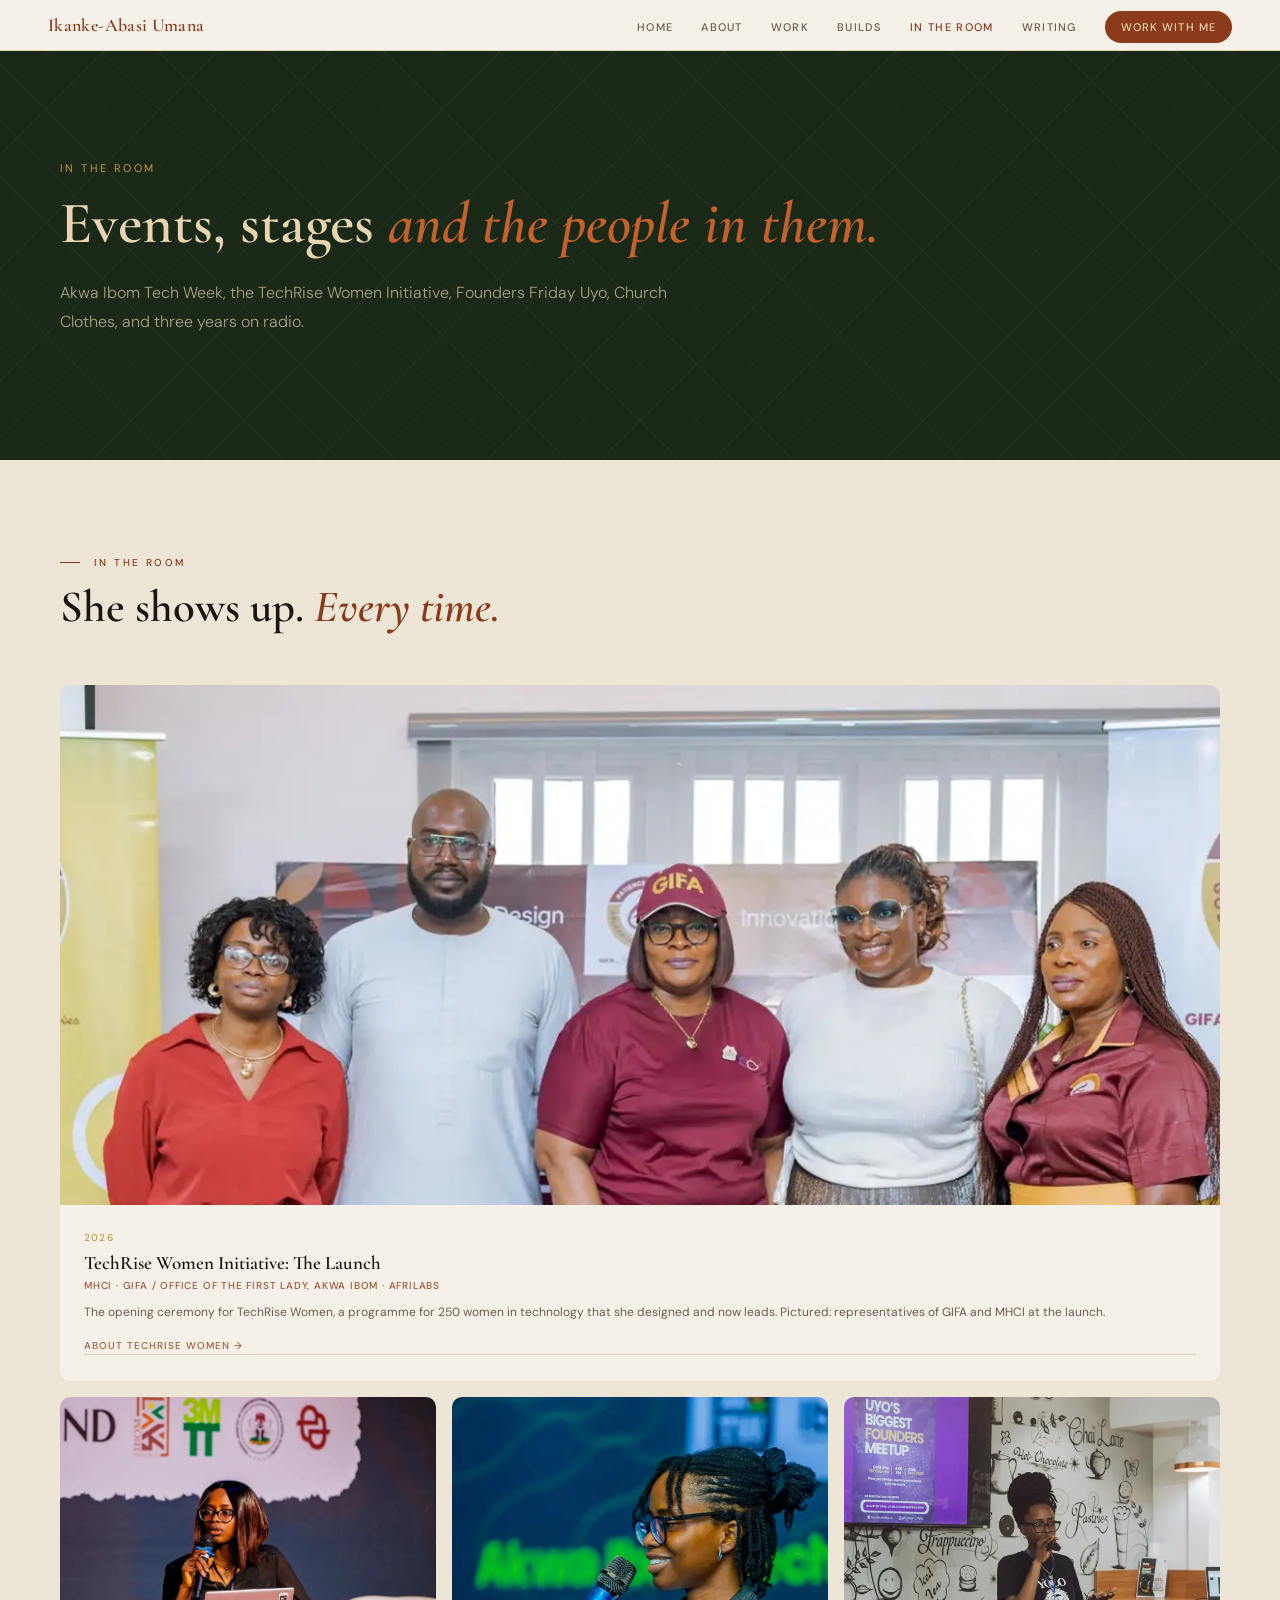
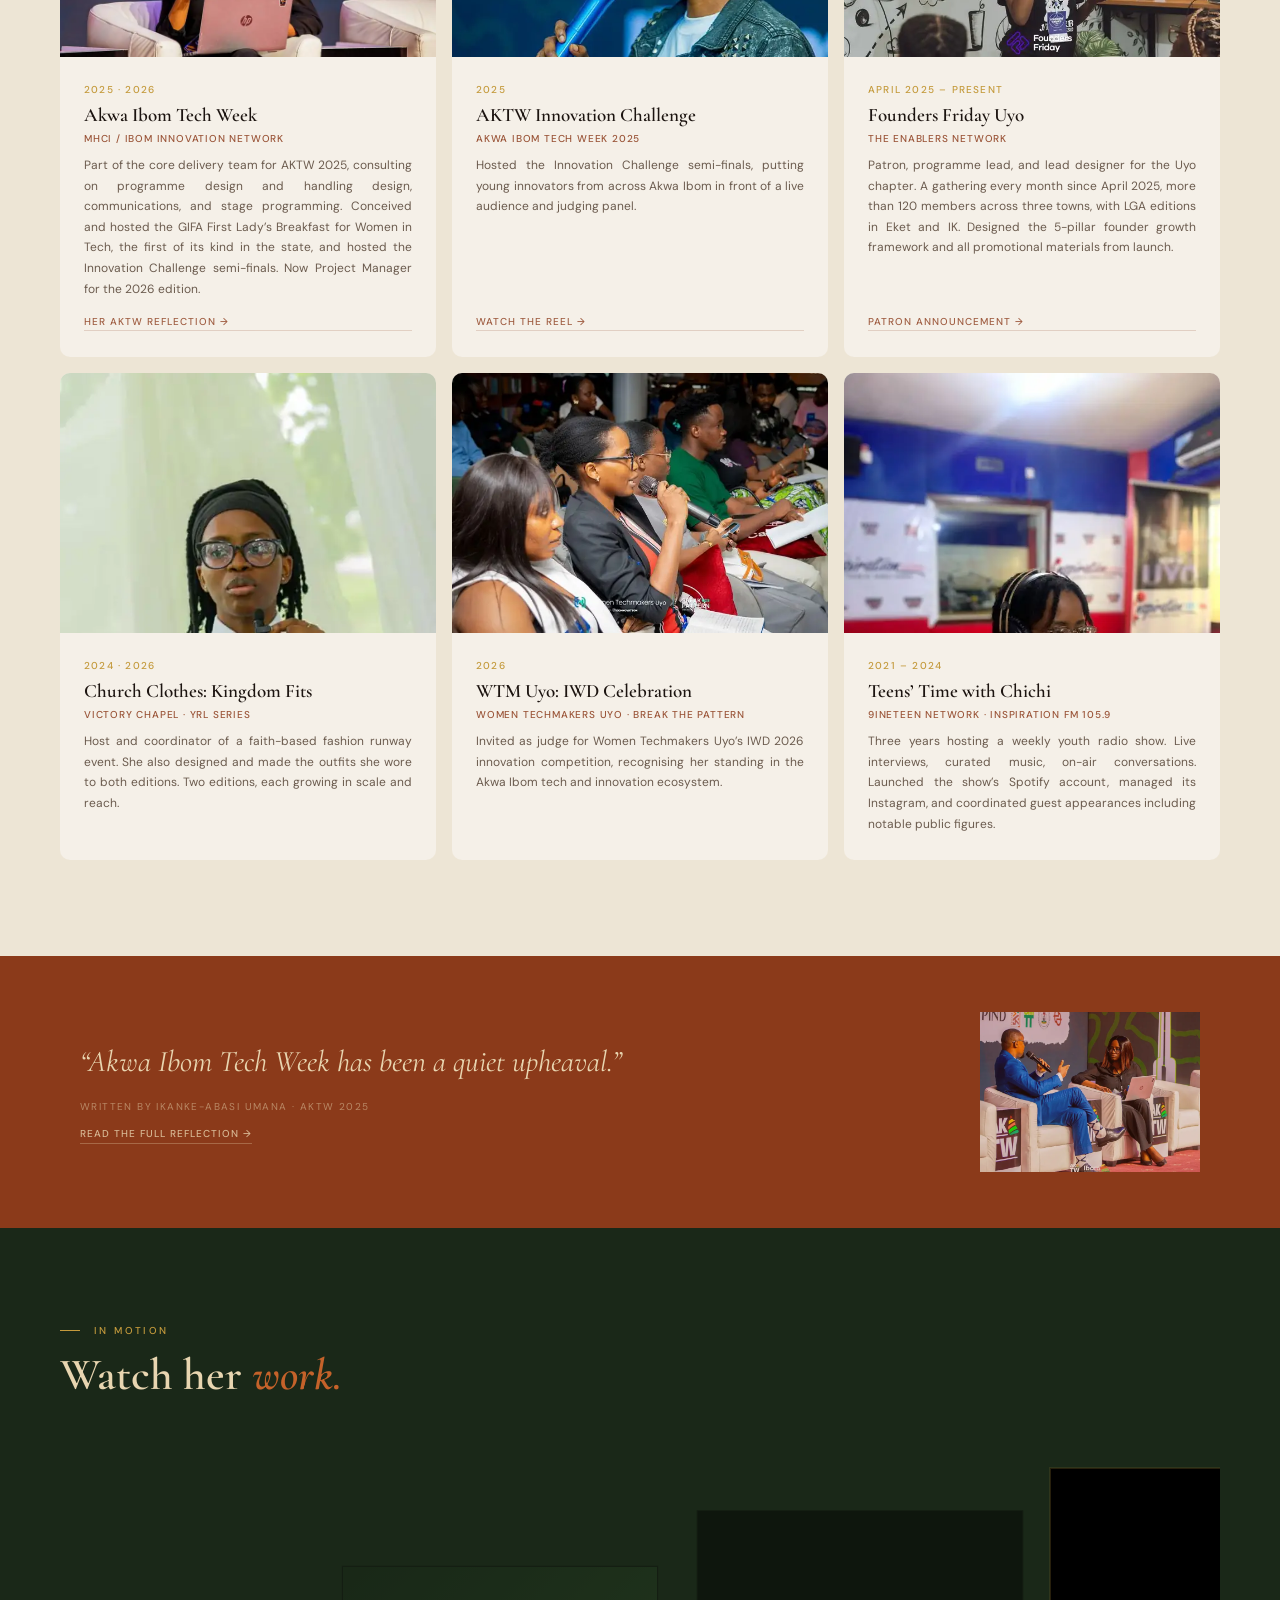
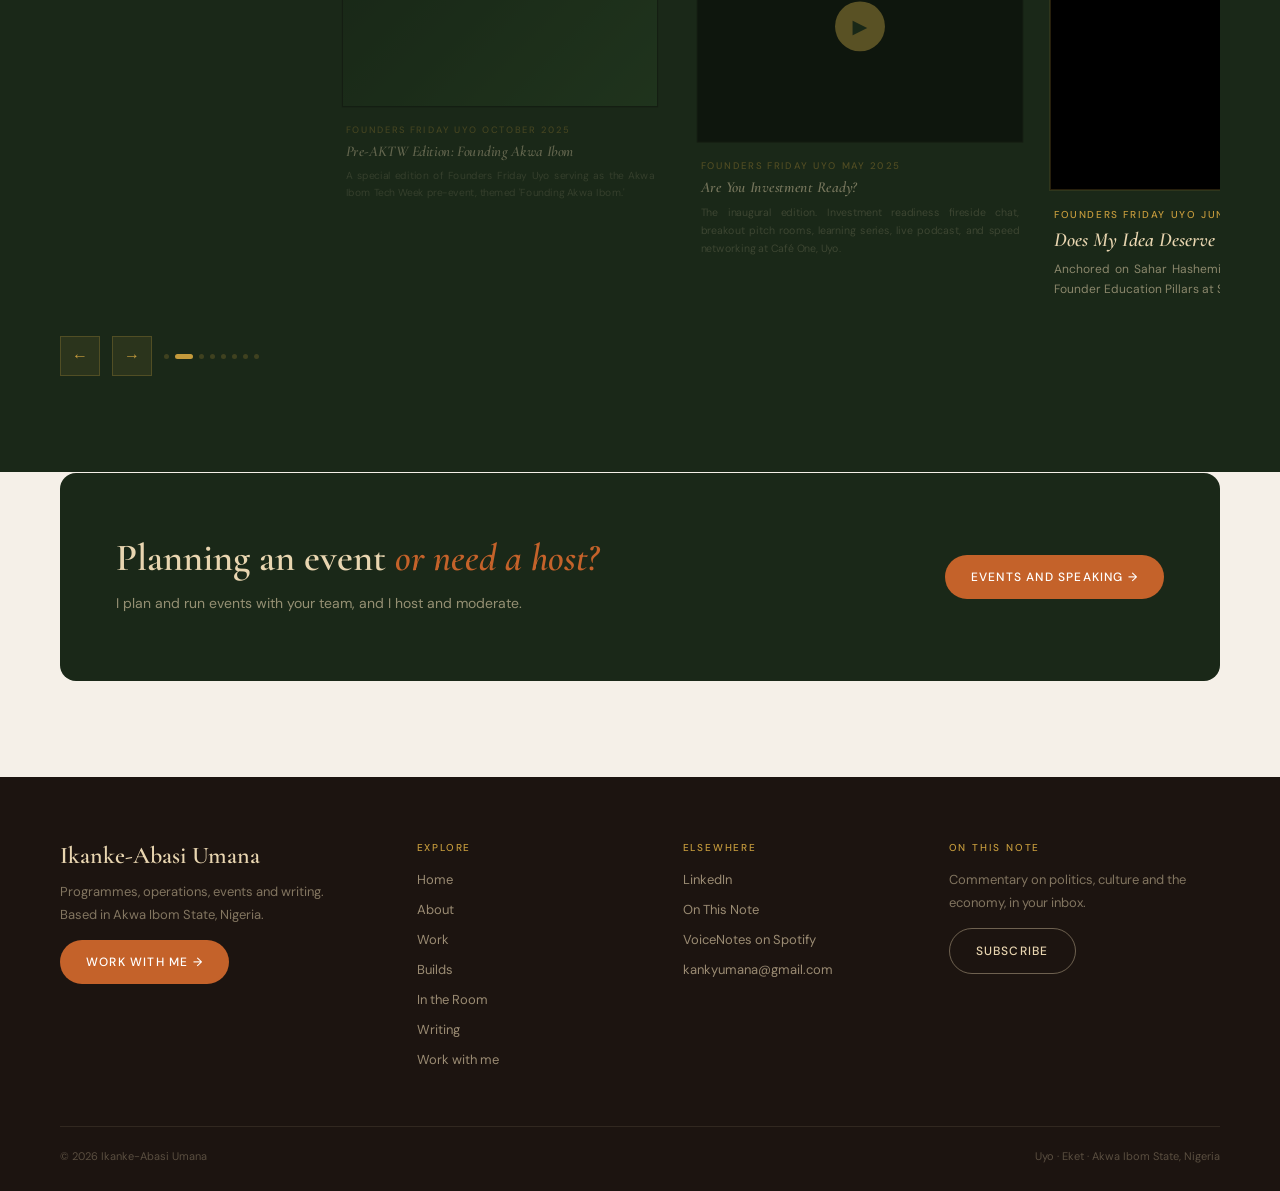
<file: in-the-room.html>
<!DOCTYPE html>
<html lang="en">
<head>
<meta charset="UTF-8">
<meta name="viewport" content="width=device-width, initial-scale=1.0">
<title>In the Room | Events, Hosting and Akwa Ibom Tech Week | Ikanke-Abasi Umana</title>
<meta name="description" content="Events planned, run and hosted by Ikanke-Abasi Umana: Akwa Ibom Tech Week, TechRise Women Initiative launch, Founders Friday Uyo, Church Clothes and radio.">
<meta name="author" content="Ikanke-Abasi Umana">
<link rel="canonical" href="https://kankyumana.github.io/lore/in-the-room.html">
<meta property="og:type" content="website">
<meta property="og:url" content="https://kankyumana.github.io/lore/in-the-room.html">
<meta property="og:title" content="In the Room | Events, Hosting and Akwa Ibom Tech Week | Ikanke-Abasi Umana">
<meta property="og:description" content="Events planned, run and hosted by Ikanke-Abasi Umana: Akwa Ibom Tech Week, TechRise Women Initiative launch, Founders Friday Uyo, Church Clothes and radio.">
<meta property="og:image" content="https://kankyumana.github.io/lore/kanky-1.jpg">
<meta name="twitter:card" content="summary_large_image">
<meta name="twitter:title" content="In the Room | Events, Hosting and Akwa Ibom Tech Week | Ikanke-Abasi Umana">
<meta name="twitter:description" content="Events planned, run and hosted by Ikanke-Abasi Umana: Akwa Ibom Tech Week, TechRise Women Initiative launch, Founders Friday Uyo, Church Clothes and radio.">
<meta name="twitter:image" content="https://kankyumana.github.io/lore/kanky-1.jpg">
<link rel="icon" type="image/png" href="flower-girl.png">
<link rel="apple-touch-icon" href="flower-girl.png">
<script type="application/ld+json">{"@context": "https://schema.org", "@type": "WebPage", "name": "In the Room | Events, Hosting and Akwa Ibom Tech Week | Ikanke-Abasi Umana", "url": "https://kankyumana.github.io/lore/in-the-room.html", "description": "Events planned, run and hosted by Ikanke-Abasi Umana: Akwa Ibom Tech Week, TechRise Women Initiative launch, Founders Friday Uyo, Church Clothes and radio.", "about": {"@type": "Person", "name": "Ikanke-Abasi Umana", "url": "https://kankyumana.github.io/lore/"}}</script>
<link rel="preconnect" href="https://fonts.googleapis.com">
<link rel="preconnect" href="https://fonts.gstatic.com" crossorigin>
<link href="https://fonts.googleapis.com/css2?family=Cormorant+Garamond:ital,wght@0,300;0,400;0,600;1,300;1,400;1,600&family=DM+Sans:opsz,wght@9..40,300;9..40,400;9..40,500&display=swap" rel="stylesheet">
<link rel="stylesheet" href="css/site.css">
<link rel="stylesheet" href="css/extra.css">
</head>
<body>
<nav>
  <a class="nav-name" href="index.html">Ikanke-Abasi Umana</a>
  <ul class="nav-links">
    <li><a href="index.html">Home</a></li><li><a href="about.html">About</a></li><li><a href="work.html">Work</a></li><li><a href="builds.html">Builds</a></li><li><a href="in-the-room.html" class="active">In the Room</a></li><li><a href="writing.html">Writing</a></li>
    <li><a class="nav-cta" href="work-with-me.html">Work with me</a></li>
  </ul>
</nav>
<section class="page-hero"><div class="hero-pattern"></div><div class="inner">
  <p class="hero-overline">In the Room</p>
  <h1>Events, stages <em>and the people in them.</em></h1>
  <p class="lead">Akwa Ibom Tech Week, the TechRise Women Initiative, Founders Friday Uyo, Church Clothes, and three years on radio.</p>
  
</div></section>
<section class="events" id="events">
  <p class="section-label">In the Room</p>
  <h2 class="section-title">She shows up. <em>Every time.</em></h2>
  <div class="events-grid">
    <div class="event-card event-feature">
      <div class="event-img" role="img" aria-label="Representatives of GIFA and MHCI at the launch of the TechRise Women Initiative" style="background-image:url('img/event-twi-launch.webp')";background-position:center 30%;"></div>
      <div class="event-body">
        <p class="event-year">2026</p>
        <h3 class="event-title">TechRise Women Initiative: The Launch</h3>
        <p class="event-org">MHCI &middot; GIFA / Office of the First Lady, Akwa Ibom &middot; AfriLabs</p>
        <p class="event-desc">The opening ceremony for TechRise Women, a programme for 250 women in technology that she designed and now leads. Pictured: representatives of GIFA and MHCI at the launch.</p>
        <a class="event-link" href="https://mosaichci.com/twi/" target="_blank">About TechRise Women &rarr;</a>
      </div>
    </div>
    <div class="event-card">
      <div class="event-img" role="img" aria-label="Ikanke-Abasi Umana speaking at Akwa Ibom Tech Week" style="background-image:url('img/event-aktw.webp')";background-position:center 30%;"></div>
      <div class="event-body">
        <p class="event-year">2025 &middot; 2026</p>
        <h3 class="event-title">Akwa Ibom Tech Week</h3>
        <p class="event-org">MHCI / Ibom Innovation Network</p>
        <p class="event-desc">Part of the core delivery team for AKTW 2025, consulting on programme design and handling design, communications, and stage programming. Conceived and hosted the GIFA First Lady&rsquo;s Breakfast for Women in Tech, the first of its kind in the state, and hosted the Innovation Challenge semi-finals. Now Project Manager for the 2026 edition.</p>
        <a class="event-link" href="https://www.linkedin.com/posts/ikanke-abasi-umana-815444173_akwa-ibom-tech-week-has-been-a-quiet-upheaval-activity-7393924266465050624-zwvC" target="_blank">Her AKTW reflection &rarr;</a>
      </div>
    </div>
    <div class="event-card">
      <div class="event-img" role="img" aria-label="Ikanke-Abasi Umana hosting the Innovation Challenge semi-finals at Akwa Ibom Tech Week 2025" style="background-image:url('img/event-innovation-challenge.webp')";background-position:center 25%;"></div>
      <div class="event-body">
        <p class="event-year">2025</p>
        <h3 class="event-title">AKTW Innovation Challenge</h3>
        <p class="event-org">Akwa Ibom Tech Week 2025</p>
        <p class="event-desc">Hosted the Innovation Challenge semi-finals, putting young innovators from across Akwa Ibom in front of a live audience and judging panel.</p>
        <a class="event-link" href="https://www.instagram.com/reel/DQpS60Kgiw-/" target="_blank">Watch the reel &rarr;</a>
      </div>
    </div>
    <div class="event-card">
      <div class="event-img" role="img" aria-label="Ikanke-Abasi Umana at Founders Friday Uyo" style="background-image:url('img/event-founders-friday.webp')";background-position:center 25%;"></div>
      <div class="event-body">
        <p class="event-year">April 2025 &ndash; Present</p>
        <h3 class="event-title">Founders Friday Uyo</h3>
        <p class="event-org">The Enablers Network</p>
        <p class="event-desc">Patron, programme lead, and lead designer for the Uyo chapter. A gathering every month since April 2025, more than 120 members across three towns, with LGA editions in Eket and IK. Designed the 5-pillar founder growth framework and all promotional materials from launch.</p>
        <a class="event-link" href="https://www.linkedin.com/posts/ikanke-abasi-umana-815444173_cynthia-e-chisom-assured-me-that-linkedin-activity-7320808719687008257-OyYV" target="_blank">Patron announcement &rarr;</a>
      </div>
    </div>
    <div class="event-card">
      <div class="event-img" role="img" aria-label="Ikanke-Abasi Umana hosting Church Clothes: Kingdom Fits" style="background-image:url('img/event-church-clothes.webp')";background-position:center 35%;"></div>
      <div class="event-body">
        <p class="event-year">2024 &middot; 2026</p>
        <h3 class="event-title">Church Clothes: Kingdom Fits</h3>
        <p class="event-org">Victory Chapel &middot; YRL Series</p>
        <p class="event-desc">Host and coordinator of a faith-based fashion runway event. She also designed and made the outfits she wore to both editions. Two editions, each growing in scale and reach.</p>
      </div>
    </div>
    <div class="event-card">
      <div class="event-img" role="img" aria-label="Ikanke-Abasi Umana judging at Women Techmakers Uyo IWD 2026" style="background-image:url('img/event-wtm.webp')";background-position:center 30%;"></div>
      <div class="event-body">
        <p class="event-year">2026</p>
        <h3 class="event-title">WTM Uyo: IWD Celebration</h3>
        <p class="event-org">Women Techmakers Uyo &middot; Break the Pattern</p>
        <p class="event-desc">Invited as judge for Women Techmakers Uyo&rsquo;s IWD 2026 innovation competition, recognising her standing in the Akwa Ibom tech and innovation ecosystem.</p>
      </div>
    </div>
    <div class="event-card">
      <div class="event-img" role="img" aria-label="Ikanke-Abasi Umana presenting on Inspiration FM 105.9" style="background-image:url('img/event-radio.webp')";background-position:center 50%;"></div>
      <div class="event-body">
        <p class="event-year">2021 &ndash; 2024</p>
        <h3 class="event-title">Teens&rsquo; Time with Chichi</h3>
        <p class="event-org">9ineteen Network &middot; Inspiration FM 105.9</p>
        <p class="event-desc">Three years hosting a weekly youth radio show. Live interviews, curated music, on-air conversations. Launched the show&rsquo;s Spotify account, managed its Instagram, and coordinated guest appearances including notable public figures.</p>
      </div>
    </div>
  </div>
</section>

<div class="pq">
  <div style="flex:1;">
    <p class="pq-text">&ldquo;Akwa Ibom Tech Week has been a quiet upheaval.&rdquo;</p>
    <p class="pq-attr">Written by Ikanke-Abasi Umana &middot; AKTW 2025</p>
    <a class="pq-link" href="https://www.linkedin.com/posts/ikanke-abasi-umana-815444173_akwa-ibom-tech-week-has-been-a-quiet-upheaval-activity-7393924266465050624-zwvC" target="_blank">Read the full reflection &rarr;</a>
  </div>
  <div class="pq-img" role="img" aria-label="Ikanke-Abasi Umana at Akwa Ibom Tech Week 2025" style="background-image:url('img/pq-aktw.webp')";background-size:cover;background-position:center;"></div>
</div>

<section class="motion-section" id="motion">
  <p class="section-label">In Motion</p>
  <h2 class="section-title" style="color:var(--sand);">Watch her <em>work.</em></h2>
  <div class="carousel-outer">
    <div class="carousel-track" id="ctrack">
      <div class="carousel-item side" data-index="0" data-src="https://drive.google.com/file/d/1cuB3Yt0EYFpUW7uHYAyoY1VyiVR1yZby/preview" onclick="selectSlide(0)">
        <div class="video-wrap">
          <div class="video-cover" id="cover-0" onclick="playVideo(0, event)">
            <div class="video-thumb" style="background-image:url('https://drive.google.com/thumbnail?id=1cuB3Yt0EYFpUW7uHYAyoY1VyiVR1yZby&sz=w400')"></div>
            <div class="play-btn">&#9654;</div>
          </div>
          <iframe id="iframe-0" src="about:blank" data-src="https://drive.google.com/file/d/1cuB3Yt0EYFpUW7uHYAyoY1VyiVR1yZby/preview" allowfullscreen allow="autoplay" title="Are You Investment Ready?"></iframe>
        </div>
        <div class="card-info">
          <p class="card-label">Founders Friday Uyo May 2025</p>
          <p class="card-title">Are You Investment Ready?</p>
          <p class="card-desc">The inaugural edition. Investment readiness fireside chat, breakout pitch rooms, learning series, live podcast, and speed networking at Café One, Uyo.</p>
        </div>
      </div>
      <div class="carousel-item active" data-index="1" data-src="https://drive.google.com/file/d/1C0xPQLrCxqphaLZ37EXP--0sEhp4OlxL/preview" onclick="selectSlide(1)">
        <div class="video-wrap">
          <div class="video-cover" id="cover-1" onclick="playVideo(1, event)">
            <div class="video-thumb" style="background-image:url('https://drive.google.com/thumbnail?id=1C0xPQLrCxqphaLZ37EXP--0sEhp4OlxL&sz=w400')"></div>
            <div class="play-btn">&#9654;</div>
          </div>
          <iframe id="iframe-1" src="about:blank" data-src="https://drive.google.com/file/d/1C0xPQLrCxqphaLZ37EXP--0sEhp4OlxL/preview" allowfullscreen allow="autoplay" title="Does My Idea Deserve a Startup?"></iframe>
        </div>
        <div class="card-info">
          <p class="card-label">Founders Friday Uyo June 2025</p>
          <p class="card-title">Does My Idea Deserve a Startup?</p>
          <p class="card-desc">Anchored on Sahar Hashemi's startup mindset talk, guided idea worksheets, and the 5 Founder Education Pillars at Start Innovation Hub.</p>
        </div>
      </div>
      <div class="carousel-item side" data-index="2" data-src="https://drive.google.com/file/d/1ckWt6hzBwcQOnsOCSpxq0DsRwFEbJEql/preview" onclick="selectSlide(2)">
        <div class="video-wrap">
          <div class="video-cover" id="cover-2" onclick="playVideo(2, event)">
            <div class="video-thumb" style="background-image:url('https://drive.google.com/thumbnail?id=1ckWt6hzBwcQOnsOCSpxq0DsRwFEbJEql&sz=w400')"></div>
            <div class="play-btn">&#9654;</div>
          </div>
          <iframe id="iframe-2" src="about:blank" data-src="https://drive.google.com/file/d/1ckWt6hzBwcQOnsOCSpxq0DsRwFEbJEql/preview" allowfullscreen allow="autoplay" title="Traction: Proving It Works"></iframe>
        </div>
        <div class="card-info">
          <p class="card-label">Founders Friday Uyo August 2025</p>
          <p class="card-title">Traction: Proving It Works</p>
          <p class="card-desc">Core talk by Daniel of Power Labs on building a clean energy company. Traction metrics, MVP feedback, and live founder interviews at The Concave.</p>
        </div>
      </div>
      <div class="carousel-item far" data-index="3" data-src="https://drive.google.com/file/d/1R1t8mAovO4b6WfDirU23Qt-gHfqMKpu7/preview" onclick="selectSlide(3)">
        <div class="video-wrap">
          <div class="video-cover" id="cover-3" onclick="playVideo(3, event)">
            <div class="video-thumb" style="background-image:url('https://drive.google.com/thumbnail?id=1R1t8mAovO4b6WfDirU23Qt-gHfqMKpu7&sz=w400')"></div>
            <div class="play-btn">&#9654;</div>
          </div>
          <iframe id="iframe-3" src="about:blank" data-src="https://drive.google.com/file/d/1R1t8mAovO4b6WfDirU23Qt-gHfqMKpu7/preview" allowfullscreen allow="autoplay" title="Pitch Perfect"></iframe>
        </div>
        <div class="card-info">
          <p class="card-label">Founders Friday Uyo September 2025</p>
          <p class="card-title">Pitch Perfect</p>
          <p class="card-desc">Pitch anatomy workshop, advisory and investor tracks, and a full Founder Pitch Room with enablers and Subby as honorary judge at Acceleratez Hub.</p>
        </div>
      </div>
      <div class="carousel-item far" data-index="4" data-src="https://drive.google.com/file/d/1cuB3Yt0EYFpUW7uHYAyoY1VyiVR1yZby/preview" onclick="selectSlide(4)">
        <div class="video-wrap">
          <div class="video-cover" id="cover-4" onclick="playVideo(4, event)">
            <div class="video-thumb" style="background-image:url('https://drive.google.com/thumbnail?id=1cuB3Yt0EYFpUW7uHYAyoY1VyiVR1yZby&sz=w400')"></div>
            <div class="play-btn">&#9654;</div>
          </div>
          <iframe id="iframe-4" src="about:blank" data-src="https://drive.google.com/file/d/1cuB3Yt0EYFpUW7uHYAyoY1VyiVR1yZby/preview" allowfullscreen allow="autoplay" title="Founding Akwa Ibom"></iframe>
        </div>
        <div class="card-info">
          <p class="card-label">Founders Friday Uyo October 2025</p>
          <p class="card-title">Founding Akwa Ibom</p>
          <p class="card-desc">The AKTW pre-event edition. Panel on 'Founding Akwa Ibom' featuring Aniedi Udo-Obong (Google), pitch competition, and ecosystem-building conversations.</p>
        </div>
      </div>
      <div class="carousel-item far" data-index="5" data-src="https://www.instagram.com/reel/DQpS60Kgiw-/embed/" onclick="selectSlide(5)">
        <div class="video-wrap">
          <div class="video-cover" id="cover-5" onclick="playVideo(5, event)">
            <div class="video-thumb ig-thumb"></div>
            <div class="play-btn">&#9654;</div>
          </div>
          <iframe id="iframe-5" src="about:blank" data-src="https://www.instagram.com/reel/DQpS60Kgiw-/embed/" allowfullscreen allow="autoplay" title="Innovation Challenge Semi-Finals"></iframe>
        </div>
        <div class="card-info">
          <p class="card-label">AKTW 2025</p>
          <p class="card-title">Innovation Challenge Semi-Finals</p>
          <p class="card-desc">Young innovators from across Akwa Ibom in front of a live audience and panel at Akwa Ibom Tech Week 2025.</p>
        </div>
      </div>
      <div class="carousel-item far" data-index="6" data-src="https://www.instagram.com/reel/DQrKbrEgjzr/embed/" onclick="selectSlide(6)">
        <div class="video-wrap">
          <div class="video-cover" id="cover-6" onclick="playVideo(6, event)">
            <div class="video-thumb ig-thumb"></div>
            <div class="play-btn">&#9654;</div>
          </div>
          <iframe id="iframe-6" src="about:blank" data-src="https://www.instagram.com/reel/DQrKbrEgjzr/embed/" allowfullscreen allow="autoplay" title="First Lady's Breakfast for Women in Tech"></iframe>
        </div>
        <div class="card-info">
          <p class="card-label">AKTW 2025 · GIFA</p>
          <p class="card-title">First Lady's Breakfast for Women in Tech</p>
          <p class="card-desc">The first event of its kind in Akwa Ibom State, bringing women in tech under the patronage of the Office of the First Lady.</p>
        </div>
      </div>
      <div class="carousel-item far" data-index="7" data-src="https://www.instagram.com/reel/DQrkj2iAkaV/embed/" onclick="selectSlide(7)">
        <div class="video-wrap">
          <div class="video-cover" id="cover-7" onclick="playVideo(7, event)">
            <div class="video-thumb ig-thumb"></div>
            <div class="play-btn">&#9654;</div>
          </div>
          <iframe id="iframe-7" src="about:blank" data-src="https://www.instagram.com/reel/DQrkj2iAkaV/embed/" allowfullscreen allow="autoplay" title="The First Lady Announces TechRise Women"></iframe>
        </div>
        <div class="card-info">
          <p class="card-label">TechRise Women Initiative</p>
          <p class="card-title">The First Lady Announces TechRise Women</p>
          <p class="card-desc">The First Lady of Akwa Ibom State announces TechRise Women Initiative, designed and managed by Ikanke-Abasi in partnership with MHCI and AfriLabs.</p>
        </div>
      </div>
      <div class="carousel-item far" data-index="8" data-src="https://www.instagram.com/reel/DQgqu98jm2a/embed/" onclick="selectSlide(8)">
        <div class="video-wrap">
          <div class="video-cover" id="cover-8" onclick="playVideo(8, event)">
            <div class="video-thumb ig-thumb"></div>
            <div class="play-btn">&#9654;</div>
          </div>
          <iframe id="iframe-8" src="about:blank" data-src="https://www.instagram.com/reel/DQgqu98jm2a/embed/" allowfullscreen allow="autoplay" title="Pre-AKTW Edition: Founding Akwa Ibom"></iframe>
        </div>
        <div class="card-info">
          <p class="card-label">Founders Friday Uyo October 2025</p>
          <p class="card-title">Pre-AKTW Edition: Founding Akwa Ibom</p>
          <p class="card-desc">A special edition of Founders Friday Uyo serving as the Akwa Ibom Tech Week pre-event, themed 'Founding Akwa Ibom.'</p>
        </div>
      </div>
    </div>
    <div class="carousel-controls">
      <button class="carousel-btn" id="cprev" onclick="shiftCarousel(-1)">&#8592;</button>
      <button class="carousel-btn" id="cnext" onclick="shiftCarousel(1)">&#8594;</button>
      <div class="carousel-dots" id="cdots"><div class="c-dot" onclick="selectSlide(0)"></div><div class="c-dot active" onclick="selectSlide(1)"></div><div class="c-dot" onclick="selectSlide(2)"></div><div class="c-dot" onclick="selectSlide(3)"></div><div class="c-dot" onclick="selectSlide(4)"></div><div class="c-dot" onclick="selectSlide(5)"></div><div class="c-dot" onclick="selectSlide(6)"></div><div class="c-dot" onclick="selectSlide(7)"></div>
      </div>
    </div>
  </div>
</section>

<div class="wrap-linen"><div class="cta-band" style="margin-top:0;">
  <div><h2>Planning an event <em>or need a host?</em></h2><p>I plan and run events with your team, and I host and moderate.</p></div>
  <a class="btn btn-primary" href="work-with-me.html#events">Events and speaking &rarr;</a>
</div></div>
<footer class="site-footer">
  <div class="ft-grid">
    <div>
      <p class="ft-name">Ikanke-Abasi Umana</p>
      <p class="ft-line">Programmes, operations, events and writing.<br>Based in Akwa Ibom State, Nigeria.</p>
      <a class="btn btn-primary ft-sub" href="work-with-me.html">Work with me &rarr;</a>
    </div>
    <div>
      <p class="ft-head">Explore</p>
      <ul class="ft-links"><li><a href="index.html">Home</a></li><li><a href="about.html">About</a></li><li><a href="work.html">Work</a></li><li><a href="builds.html">Builds</a></li><li><a href="in-the-room.html">In the Room</a></li><li><a href="writing.html">Writing</a></li><li><a href="work-with-me.html">Work with me</a></li></ul>
    </div>
    <div>
      <p class="ft-head">Elsewhere</p>
      <ul class="ft-links">
        <li><a href="https://www.linkedin.com/in/ikanke-abasi-umana-815444173" target="_blank" rel="noopener">LinkedIn</a></li>
        <li><a href="https://onthisnote.substack.com" target="_blank" rel="noopener">On This Note</a></li>
        <li><a href="https://open.spotify.com/show/5ZHHEnznpNhUoo2vuHITOO" target="_blank" rel="noopener">VoiceNotes on Spotify</a></li>
        <li><a href="mailto:kankyumana@gmail.com">kankyumana@gmail.com</a></li>
      </ul>
    </div>
    <div>
      <p class="ft-head">On This Note</p>
      <p class="ft-line">Commentary on politics, culture and the economy, in your inbox.</p>
      <a class="btn btn-ghost ft-sub" href="https://onthisnote.substack.com/subscribe" target="_blank" rel="noopener">Subscribe</a>
    </div>
  </div>
  <div class="ft-bottom"><span>&copy; 2026 Ikanke-Abasi Umana</span><span>Uyo &middot; Eket &middot; Akwa Ibom State, Nigeria</span></div>
</footer>
<script src="js/carousel.js"></script>
</body>
</html>
</file>
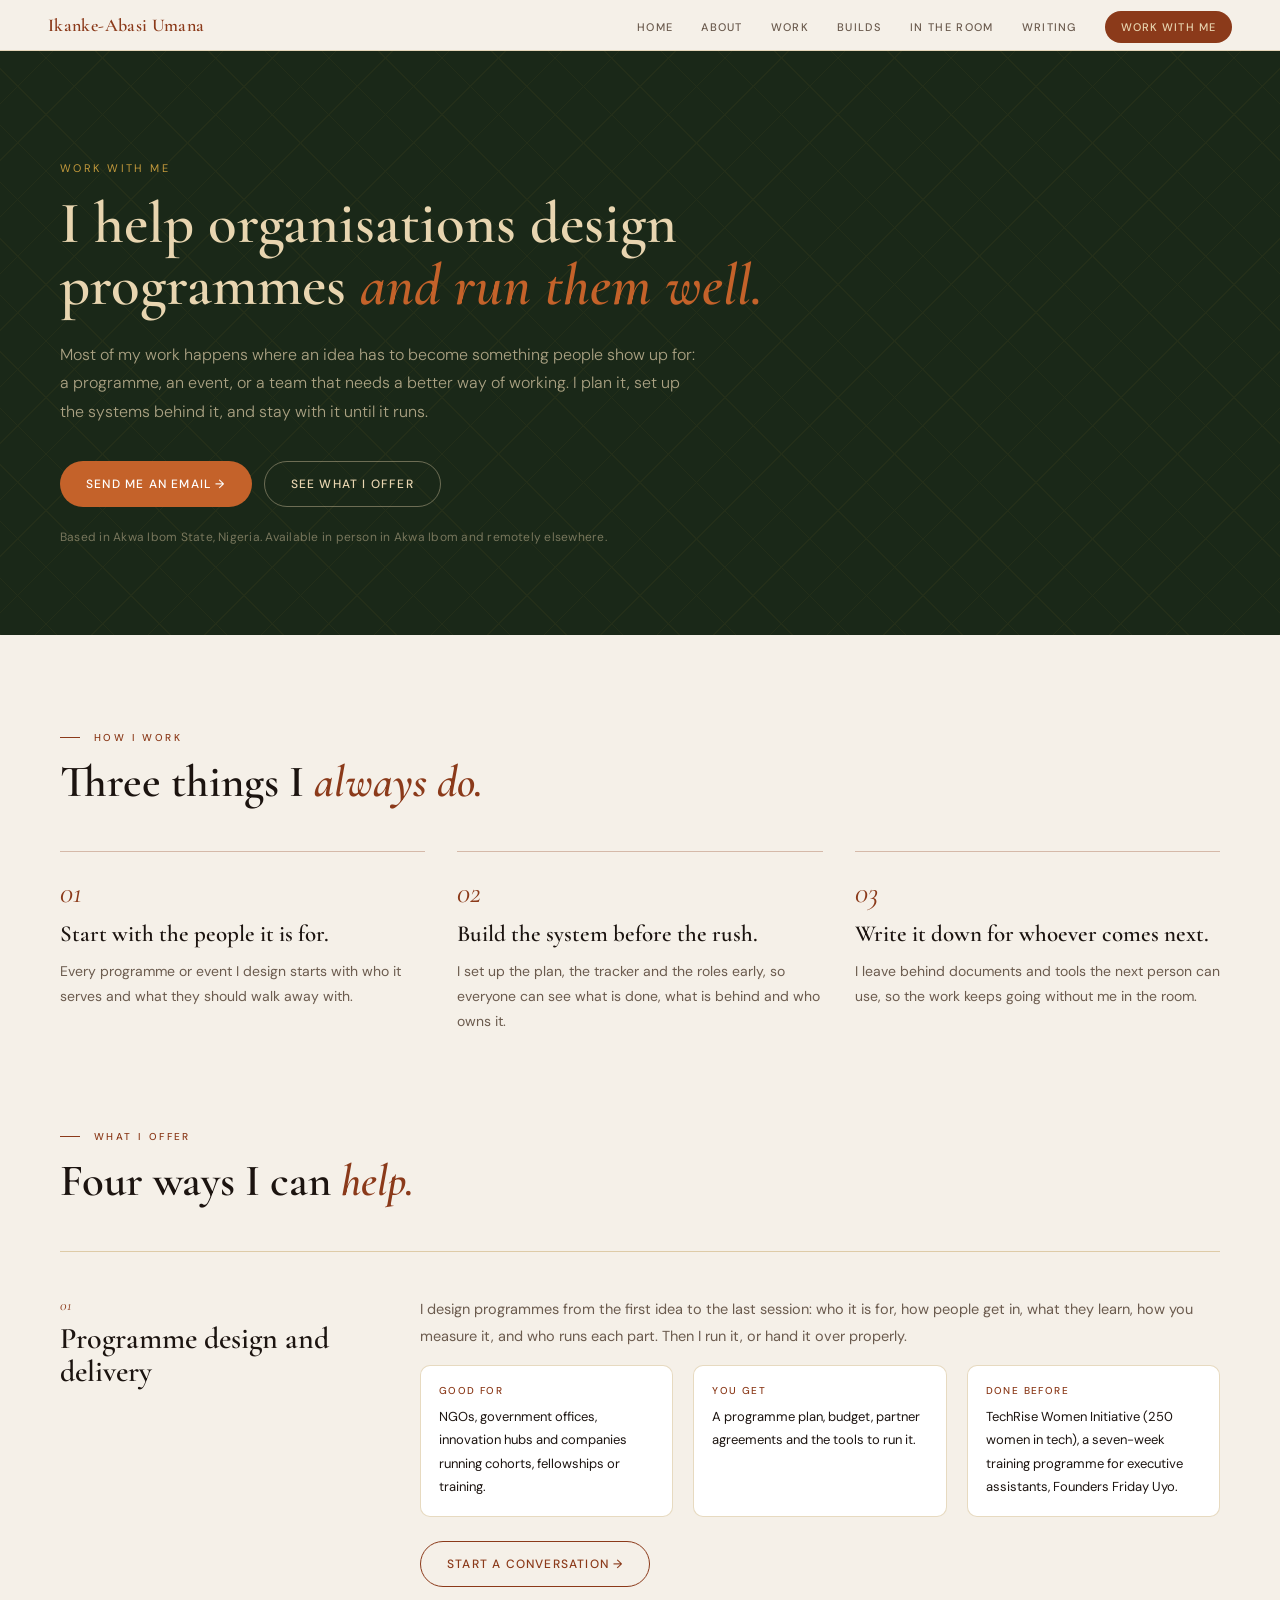
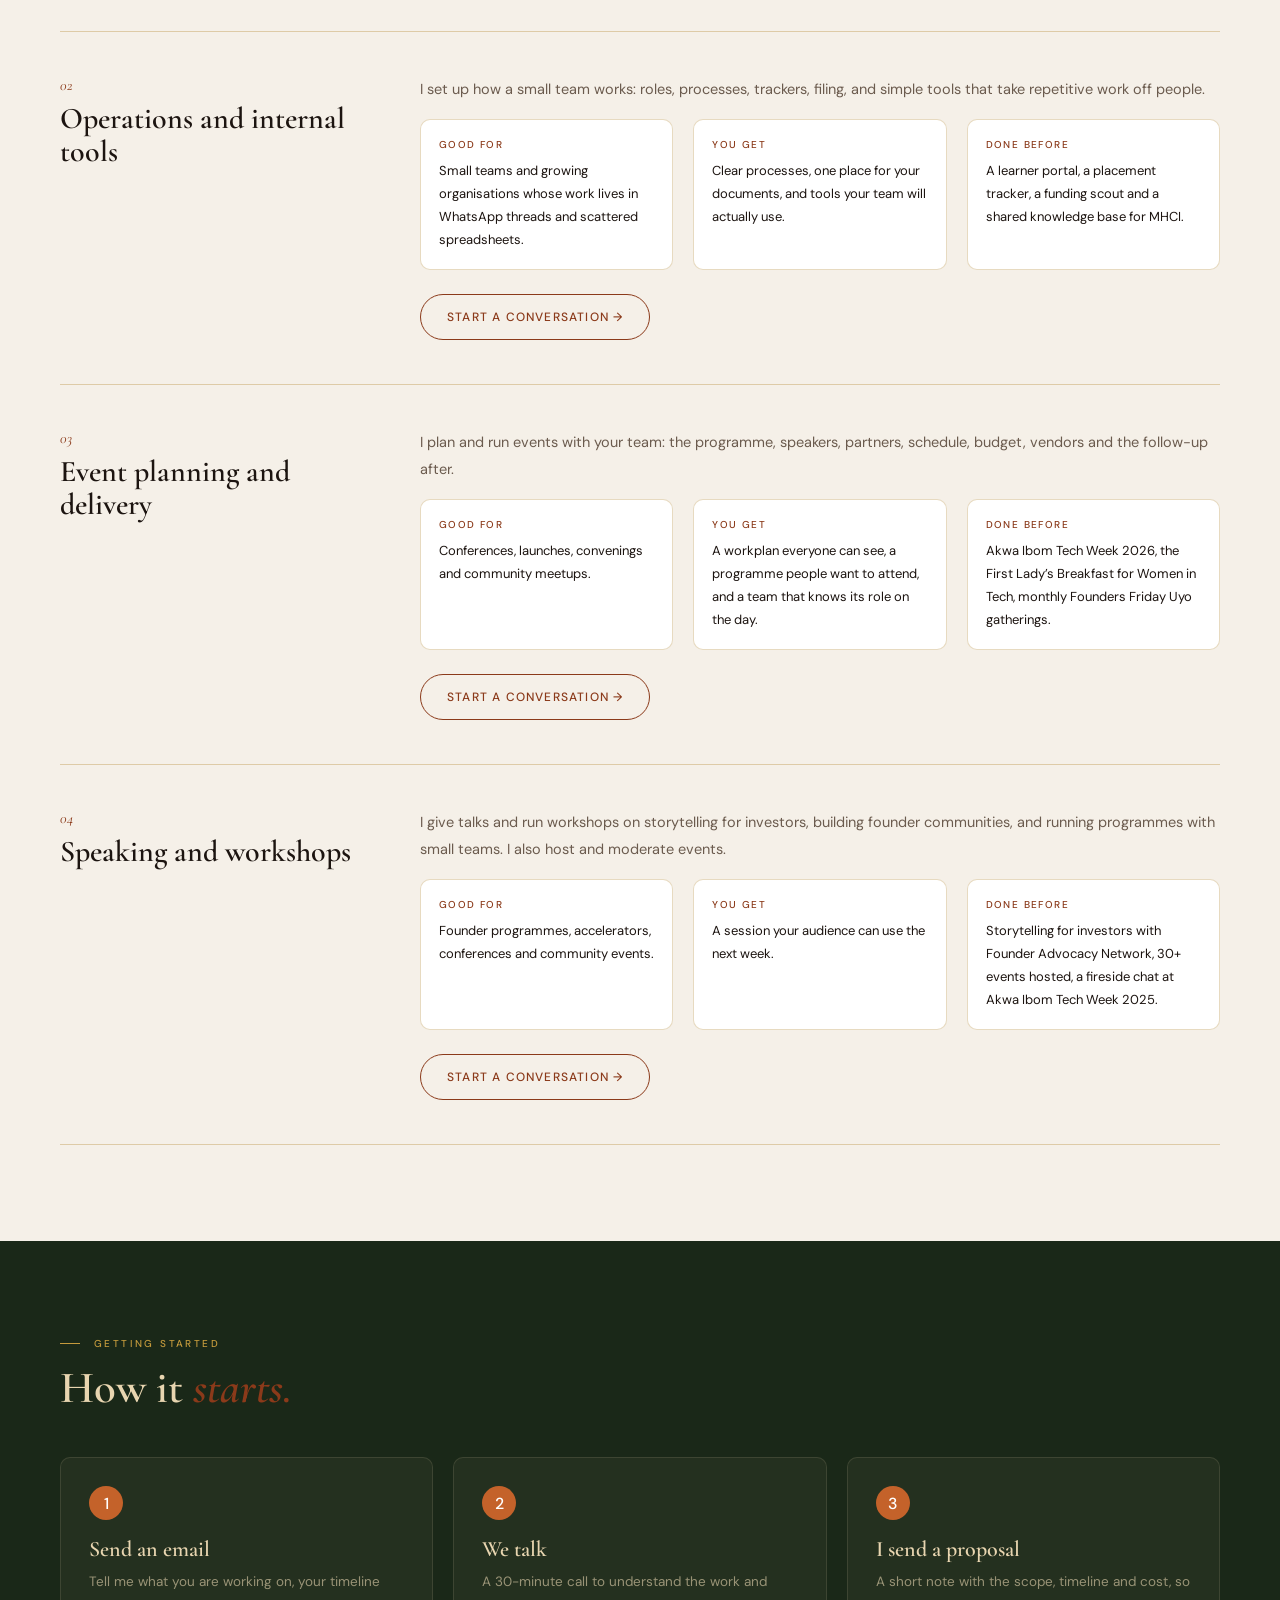
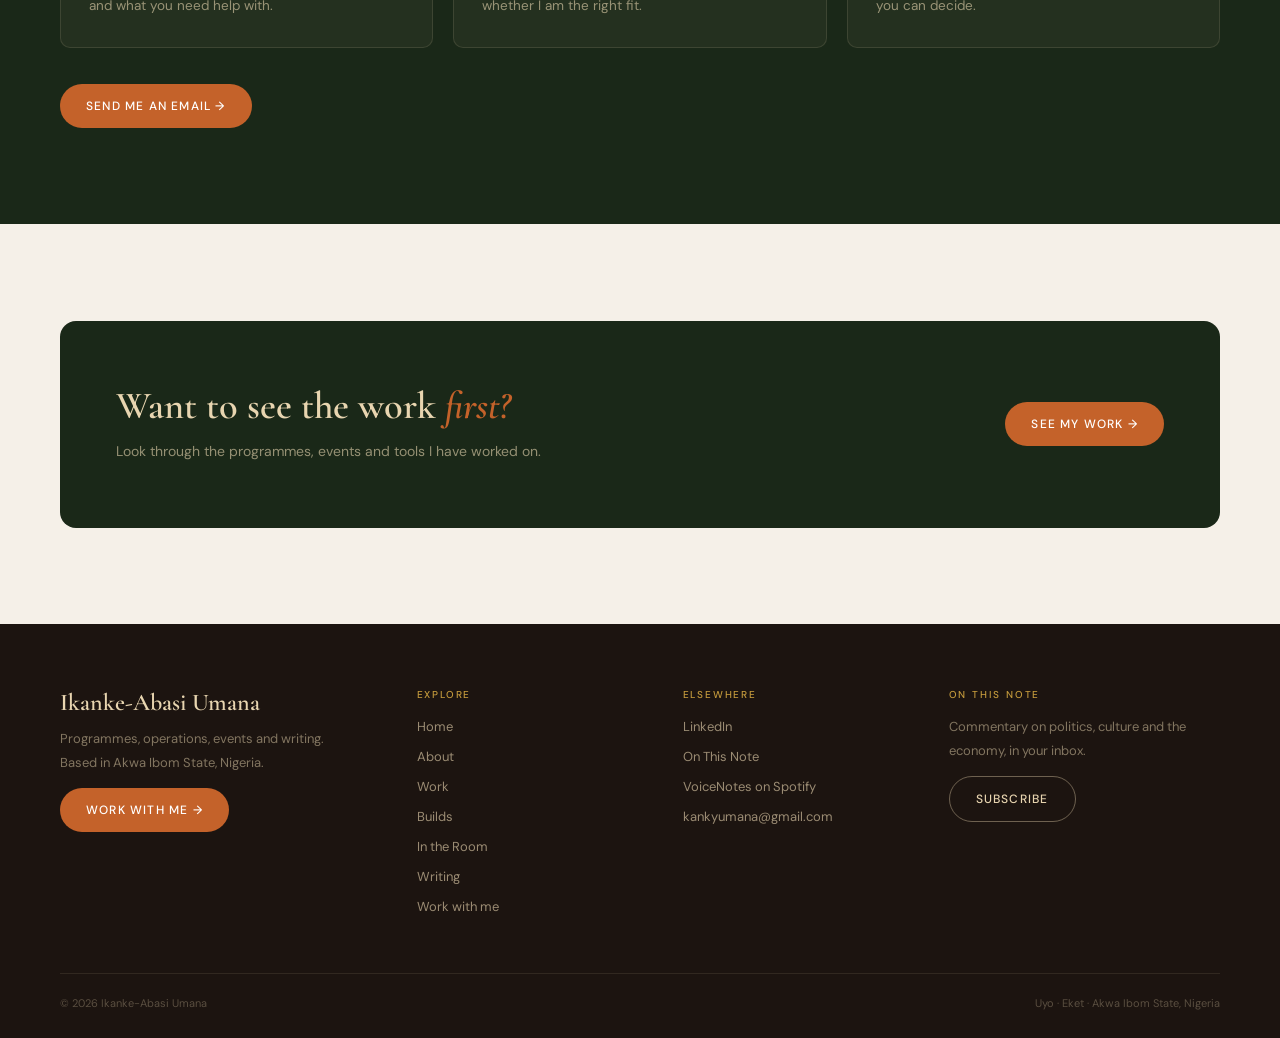
<file: work-with-me.html>
<!DOCTYPE html>
<html lang="en">
<head>
<meta charset="UTF-8">
<meta name="viewport" content="width=device-width, initial-scale=1.0">
<title>Work With Me | Programme Design, Operations, Events and Speaking | Ikanke-Abasi Umana</title>
<meta name="description" content="Work with Ikanke-Abasi Umana, a programmes and operations professional in Akwa Ibom, Nigeria: programme design and delivery, operations and internal tools, event planning and delivery, speaking and workshops.">
<meta name="author" content="Ikanke-Abasi Umana">
<link rel="canonical" href="https://kankyumana.github.io/lore/work-with-me.html">
<meta property="og:type" content="website">
<meta property="og:url" content="https://kankyumana.github.io/lore/work-with-me.html">
<meta property="og:title" content="Work With Me | Programme Design, Operations, Events and Speaking | Ikanke-Abasi Umana">
<meta property="og:description" content="Work with Ikanke-Abasi Umana, a programmes and operations professional in Akwa Ibom, Nigeria: programme design and delivery, operations and internal tools, event planning and delivery, speaking and workshops.">
<meta property="og:image" content="https://kankyumana.github.io/lore/kanky-1.jpg">
<meta name="twitter:card" content="summary_large_image">
<meta name="twitter:title" content="Work With Me | Programme Design, Operations, Events and Speaking | Ikanke-Abasi Umana">
<meta name="twitter:description" content="Work with Ikanke-Abasi Umana, a programmes and operations professional in Akwa Ibom, Nigeria: programme design and delivery, operations and internal tools, event planning and delivery, speaking and workshops.">
<meta name="twitter:image" content="https://kankyumana.github.io/lore/kanky-1.jpg">
<link rel="icon" type="image/png" href="flower-girl.png">
<link rel="apple-touch-icon" href="flower-girl.png">
<script type="application/ld+json">{"@context": "https://schema.org", "@type": "WebPage", "name": "Work With Me | Programme Design, Operations, Events and Speaking | Ikanke-Abasi Umana", "url": "https://kankyumana.github.io/lore/work-with-me.html", "description": "Work with Ikanke-Abasi Umana, a programmes and operations professional in Akwa Ibom, Nigeria: programme design and delivery, operations and internal tools, event planning and delivery, speaking and workshops.", "about": {"@type": "Person", "name": "Ikanke-Abasi Umana", "url": "https://kankyumana.github.io/lore/"}}</script>
<link rel="preconnect" href="https://fonts.googleapis.com">
<link rel="preconnect" href="https://fonts.gstatic.com" crossorigin>
<link href="https://fonts.googleapis.com/css2?family=Cormorant+Garamond:ital,wght@0,300;0,400;0,600;1,300;1,400;1,600&family=DM+Sans:opsz,wght@9..40,300;9..40,400;9..40,500&display=swap" rel="stylesheet">
<link rel="stylesheet" href="css/site.css">
<link rel="stylesheet" href="css/extra.css">
</head>
<body>
<nav>
  <a class="nav-name" href="index.html">Ikanke-Abasi Umana</a>
  <ul class="nav-links">
    <li><a href="index.html">Home</a></li><li><a href="about.html">About</a></li><li><a href="work.html">Work</a></li><li><a href="builds.html">Builds</a></li><li><a href="in-the-room.html">In the Room</a></li><li><a href="writing.html">Writing</a></li>
    <li><a class="nav-cta" href="work-with-me.html">Work with me</a></li>
  </ul>
</nav>
<section class="page-hero"><div class="hero-pattern"></div><div class="inner">
  <p class="hero-overline">Work with me</p>
  <h1>I help organisations design programmes <em>and run them well.</em></h1>
  <p class="lead">Most of my work happens where an idea has to become something people show up for: a programme, an event, or a team that needs a better way of working. I plan it, set up the systems behind it, and stay with it until it runs.</p>
  <div class="hero-btns"><a class="btn btn-primary" href="mailto:kankyumana@gmail.com?subject=Working%20together">Send me an email &rarr;</a><a class="btn btn-ghost" href="#offers">See what I offer</a></div><p class="hero-note">Based in Akwa Ibom State, Nigeria. Available in person in Akwa Ibom and remotely elsewhere.</p>
</div></section>
<section class="block linen">
  <p class="section-label">How I work</p>
  <h2 class="section-title">Three things I <em>always do.</em></h2>
  <div class="pov">
    <div class="pov-item"><span class="pov-num">01</span><h3>Start with the people it is for.</h3><p>Every programme or event I design starts with who it serves and what they should walk away with.</p></div>
    <div class="pov-item"><span class="pov-num">02</span><h3>Build the system before the rush.</h3><p>I set up the plan, the tracker and the roles early, so everyone can see what is done, what is behind and who owns it.</p></div>
    <div class="pov-item"><span class="pov-num">03</span><h3>Write it down for whoever comes next.</h3><p>I leave behind documents and tools the next person can use, so the work keeps going without me in the room.</p></div>
  </div>
</section>
<section class="block linen" id="offers" style="padding-top:0;">
  <p class="section-label">What I offer</p>
  <h2 class="section-title">Four ways I can <em>help.</em></h2>
<div class="offer" id="programmes">
  <div><p class="offer-num">01</p><h3>Programme design and delivery</h3></div>
  <div class="offer-body"><p>I design programmes from the first idea to the last session: who it is for, how people get in, what they learn, how you measure it, and who runs each part. Then I run it, or hand it over properly.</p>
    <div class="offer-facts"><div><b>Good for</b><span>NGOs, government offices, innovation hubs and companies running cohorts, fellowships or training.</span></div><div><b>You get</b><span>A programme plan, budget, partner agreements and the tools to run it.</span></div><div><b>Done before</b><span>TechRise Women Initiative (250 women in tech), a seven-week training programme for executive assistants, Founders Friday Uyo.</span></div></div>
    <a class="btn btn-line" href="mailto:kankyumana@gmail.com?subject=Programme%20design%20and%20delivery">Start a conversation &rarr;</a>
  </div>
</div><div class="offer" id="operations">
  <div><p class="offer-num">02</p><h3>Operations and internal tools</h3></div>
  <div class="offer-body"><p>I set up how a small team works: roles, processes, trackers, filing, and simple tools that take repetitive work off people.</p>
    <div class="offer-facts"><div><b>Good for</b><span>Small teams and growing organisations whose work lives in WhatsApp threads and scattered spreadsheets.</span></div><div><b>You get</b><span>Clear processes, one place for your documents, and tools your team will actually use.</span></div><div><b>Done before</b><span>A learner portal, a placement tracker, a funding scout and a shared knowledge base for MHCI.</span></div></div>
    <a class="btn btn-line" href="mailto:kankyumana@gmail.com?subject=Operations%20and%20internal%20tools">Start a conversation &rarr;</a>
  </div>
</div><div class="offer" id="events">
  <div><p class="offer-num">03</p><h3>Event planning and delivery</h3></div>
  <div class="offer-body"><p>I plan and run events with your team: the programme, speakers, partners, schedule, budget, vendors and the follow-up after.</p>
    <div class="offer-facts"><div><b>Good for</b><span>Conferences, launches, convenings and community meetups.</span></div><div><b>You get</b><span>A workplan everyone can see, a programme people want to attend, and a team that knows its role on the day.</span></div><div><b>Done before</b><span>Akwa Ibom Tech Week 2026, the First Lady&rsquo;s Breakfast for Women in Tech, monthly Founders Friday Uyo gatherings.</span></div></div>
    <a class="btn btn-line" href="mailto:kankyumana@gmail.com?subject=Event%20planning%20and%20delivery">Start a conversation &rarr;</a>
  </div>
</div><div class="offer" id="speaking">
  <div><p class="offer-num">04</p><h3>Speaking and workshops</h3></div>
  <div class="offer-body"><p>I give talks and run workshops on storytelling for investors, building founder communities, and running programmes with small teams. I also host and moderate events.</p>
    <div class="offer-facts"><div><b>Good for</b><span>Founder programmes, accelerators, conferences and community events.</span></div><div><b>You get</b><span>A session your audience can use the next week.</span></div><div><b>Done before</b><span>Storytelling for investors with Founder Advocacy Network, 30+ events hosted, a fireside chat at Akwa Ibom Tech Week 2025.</span></div></div>
    <a class="btn btn-line" href="mailto:kankyumana@gmail.com?subject=Speaking%20or%20workshop">Start a conversation &rarr;</a>
  </div>
</div></section>
<section class="block dark">
  <p class="section-label">Getting started</p>
  <h2 class="section-title">How it <em>starts.</em></h2>
  <div class="steps">
    <div class="step"><h3>Send an email</h3><p>Tell me what you are working on, your timeline and what you need help with.</p></div>
    <div class="step"><h3>We talk</h3><p>A 30-minute call to understand the work and whether I am the right fit.</p></div>
    <div class="step"><h3>I send a proposal</h3><p>A short note with the scope, timeline and cost, so you can decide.</p></div>
  </div>
  <div style="margin-top:36px;"><a class="btn btn-primary" href="mailto:kankyumana@gmail.com?subject=Working%20together">Send me an email &rarr;</a></div>
</section>
<div class="wrap-linen" style="padding-top:96px;"></div>
<div class="wrap-linen"><div class="cta-band" style="margin-top:0;">
  <div><h2>Want to see the work <em>first?</em></h2><p>Look through the programmes, events and tools I have worked on.</p></div>
  <a class="btn btn-primary" href="work.html">See my work &rarr;</a>
</div></div>
<footer class="site-footer">
  <div class="ft-grid">
    <div>
      <p class="ft-name">Ikanke-Abasi Umana</p>
      <p class="ft-line">Programmes, operations, events and writing.<br>Based in Akwa Ibom State, Nigeria.</p>
      <a class="btn btn-primary ft-sub" href="work-with-me.html">Work with me &rarr;</a>
    </div>
    <div>
      <p class="ft-head">Explore</p>
      <ul class="ft-links"><li><a href="index.html">Home</a></li><li><a href="about.html">About</a></li><li><a href="work.html">Work</a></li><li><a href="builds.html">Builds</a></li><li><a href="in-the-room.html">In the Room</a></li><li><a href="writing.html">Writing</a></li><li><a href="work-with-me.html">Work with me</a></li></ul>
    </div>
    <div>
      <p class="ft-head">Elsewhere</p>
      <ul class="ft-links">
        <li><a href="https://www.linkedin.com/in/ikanke-abasi-umana-815444173" target="_blank" rel="noopener">LinkedIn</a></li>
        <li><a href="https://onthisnote.substack.com" target="_blank" rel="noopener">On This Note</a></li>
        <li><a href="https://open.spotify.com/show/5ZHHEnznpNhUoo2vuHITOO" target="_blank" rel="noopener">VoiceNotes on Spotify</a></li>
        <li><a href="mailto:kankyumana@gmail.com">kankyumana@gmail.com</a></li>
      </ul>
    </div>
    <div>
      <p class="ft-head">On This Note</p>
      <p class="ft-line">Commentary on politics, culture and the economy, in your inbox.</p>
      <a class="btn btn-ghost ft-sub" href="https://onthisnote.substack.com/subscribe" target="_blank" rel="noopener">Subscribe</a>
    </div>
  </div>
  <div class="ft-bottom"><span>&copy; 2026 Ikanke-Abasi Umana</span><span>Uyo &middot; Eket &middot; Akwa Ibom State, Nigeria</span></div>
</footer>
</body>
</html>
</file>
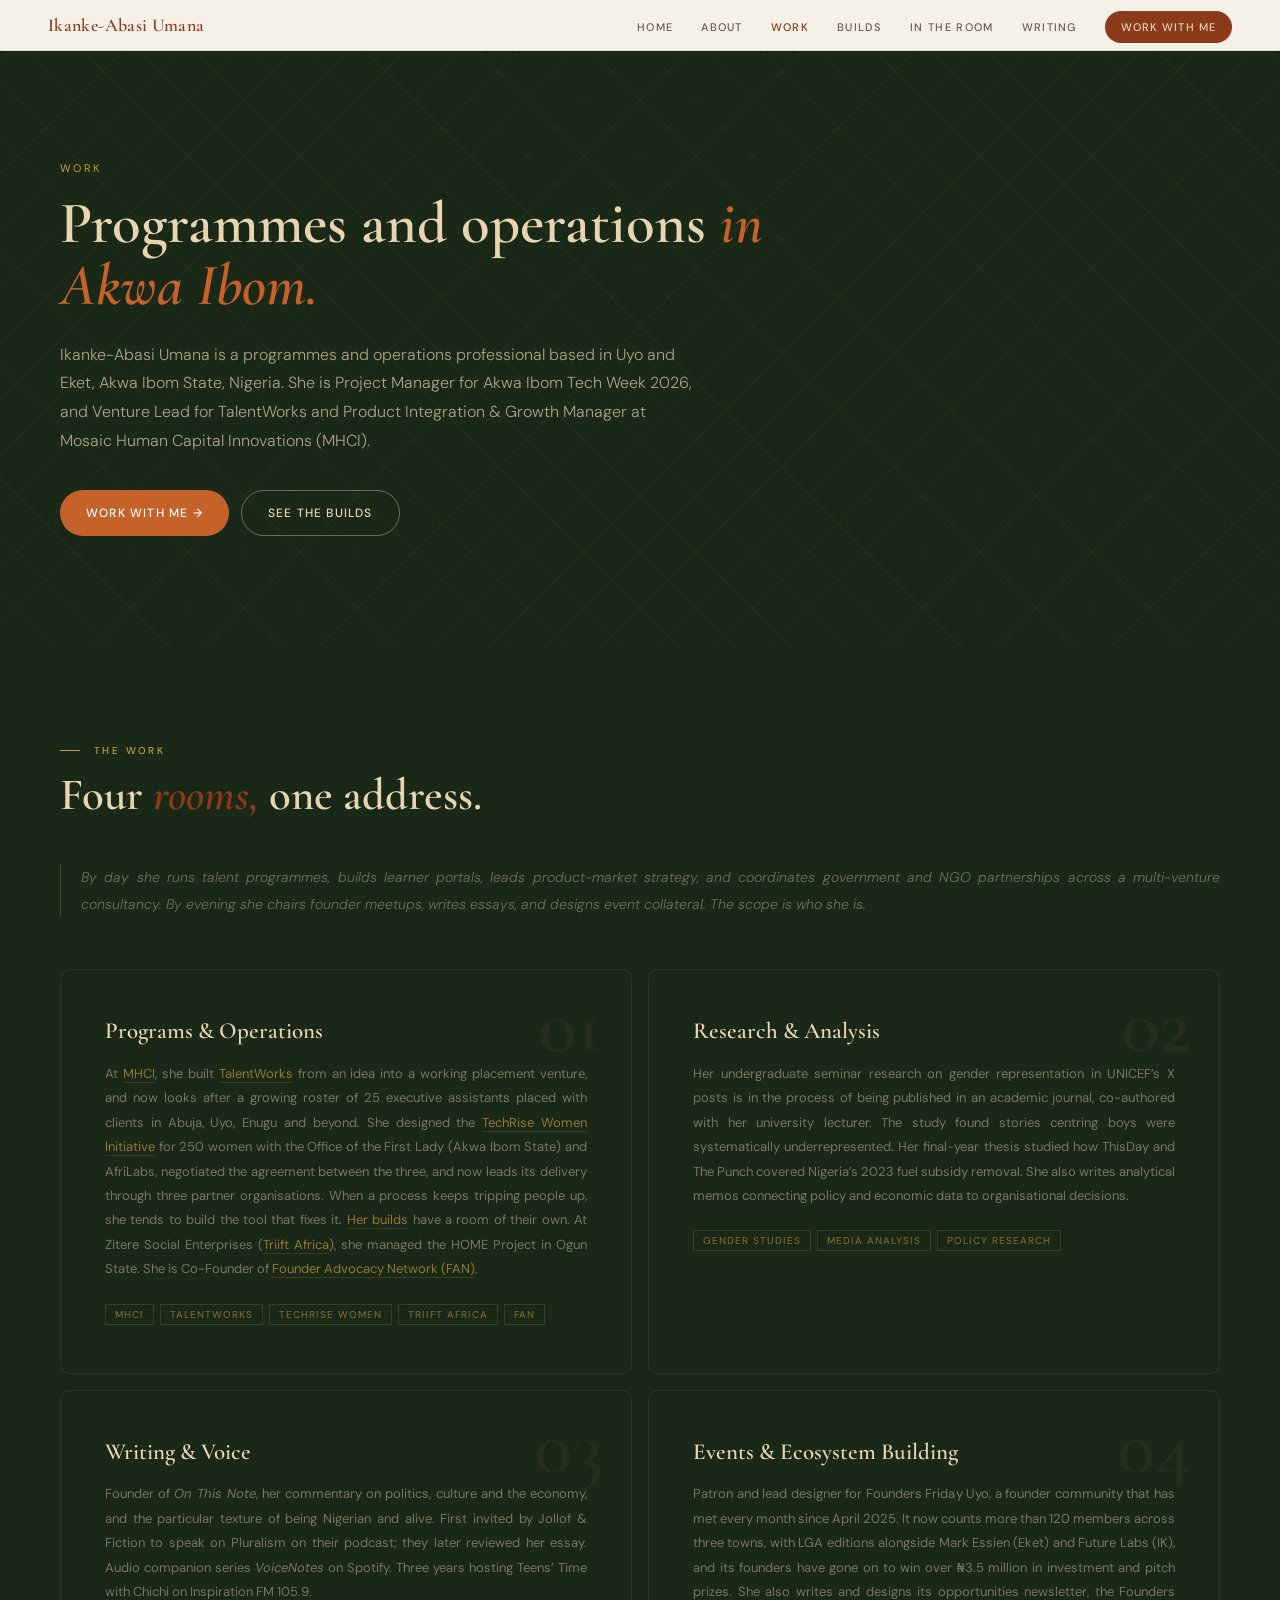
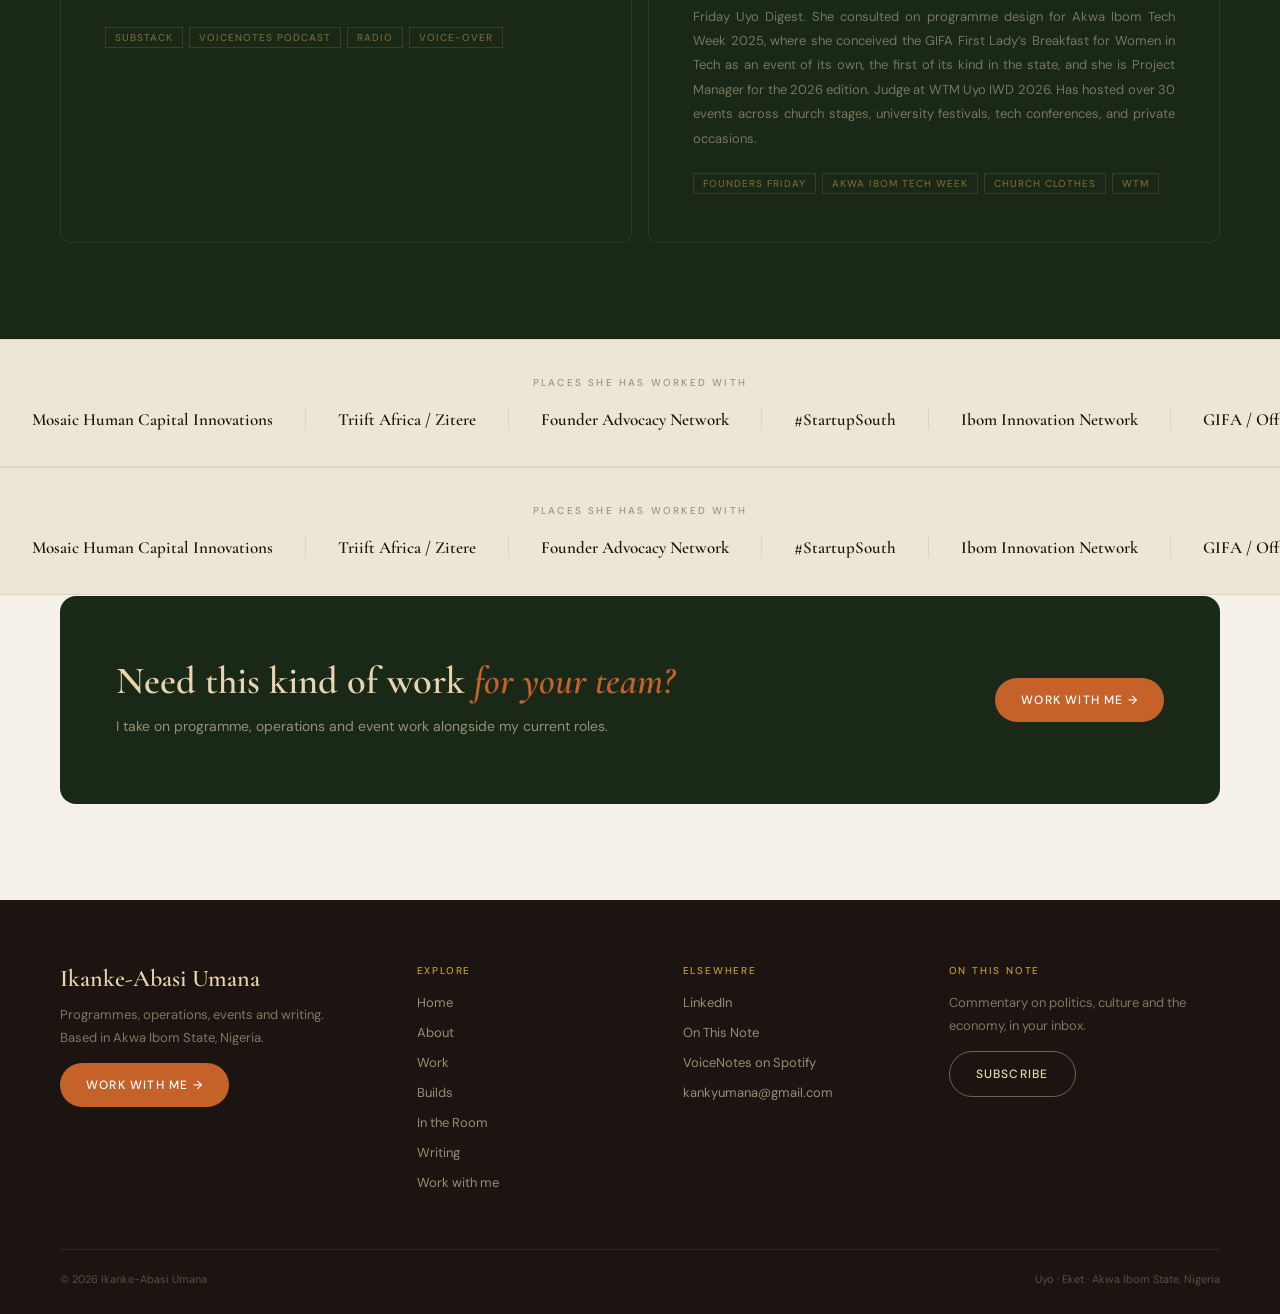
<file: work.html>
<!DOCTYPE html>
<html lang="en">
<head>
<meta charset="UTF-8">
<meta name="viewport" content="width=device-width, initial-scale=1.0">
<title>Work | Programmes, Operations and Project Management in Akwa Ibom | Ikanke-Abasi Umana</title>
<meta name="description" content="Programmes, operations and project management work by Ikanke-Abasi Umana in Uyo, Akwa Ibom: Akwa Ibom Tech Week, TalentWorks, TechRise Women Initiative, Founders Friday Uyo.">
<meta name="author" content="Ikanke-Abasi Umana">
<link rel="canonical" href="https://kankyumana.github.io/lore/work.html">
<meta property="og:type" content="website">
<meta property="og:url" content="https://kankyumana.github.io/lore/work.html">
<meta property="og:title" content="Work | Programmes, Operations and Project Management in Akwa Ibom | Ikanke-Abasi Umana">
<meta property="og:description" content="Programmes, operations and project management work by Ikanke-Abasi Umana in Uyo, Akwa Ibom: Akwa Ibom Tech Week, TalentWorks, TechRise Women Initiative, Founders Friday Uyo.">
<meta property="og:image" content="https://kankyumana.github.io/lore/kanky-1.jpg">
<meta name="twitter:card" content="summary_large_image">
<meta name="twitter:title" content="Work | Programmes, Operations and Project Management in Akwa Ibom | Ikanke-Abasi Umana">
<meta name="twitter:description" content="Programmes, operations and project management work by Ikanke-Abasi Umana in Uyo, Akwa Ibom: Akwa Ibom Tech Week, TalentWorks, TechRise Women Initiative, Founders Friday Uyo.">
<meta name="twitter:image" content="https://kankyumana.github.io/lore/kanky-1.jpg">
<link rel="icon" type="image/png" href="flower-girl.png">
<link rel="apple-touch-icon" href="flower-girl.png">
<script type="application/ld+json">{"@context": "https://schema.org", "@type": "WebPage", "name": "Work | Programmes, Operations and Project Management in Akwa Ibom | Ikanke-Abasi Umana", "url": "https://kankyumana.github.io/lore/work.html", "description": "Programmes, operations and project management work by Ikanke-Abasi Umana in Uyo, Akwa Ibom: Akwa Ibom Tech Week, TalentWorks, TechRise Women Initiative, Founders Friday Uyo.", "about": {"@type": "Person", "name": "Ikanke-Abasi Umana", "url": "https://kankyumana.github.io/lore/"}}</script>
<link rel="preconnect" href="https://fonts.googleapis.com">
<link rel="preconnect" href="https://fonts.gstatic.com" crossorigin>
<link href="https://fonts.googleapis.com/css2?family=Cormorant+Garamond:ital,wght@0,300;0,400;0,600;1,300;1,400;1,600&family=DM+Sans:opsz,wght@9..40,300;9..40,400;9..40,500&display=swap" rel="stylesheet">
<link rel="stylesheet" href="css/site.css">
<link rel="stylesheet" href="css/extra.css">
</head>
<body>
<nav>
  <a class="nav-name" href="index.html">Ikanke-Abasi Umana</a>
  <ul class="nav-links">
    <li><a href="index.html">Home</a></li><li><a href="about.html">About</a></li><li><a href="work.html" class="active">Work</a></li><li><a href="builds.html">Builds</a></li><li><a href="in-the-room.html">In the Room</a></li><li><a href="writing.html">Writing</a></li>
    <li><a class="nav-cta" href="work-with-me.html">Work with me</a></li>
  </ul>
</nav>
<section class="page-hero"><div class="hero-pattern"></div><div class="inner">
  <p class="hero-overline">Work</p>
  <h1>Programmes and operations <em>in Akwa Ibom.</em></h1>
  <p class="lead">Ikanke-Abasi Umana is a programmes and operations professional based in Uyo and Eket, Akwa Ibom State, Nigeria. She is Project Manager for Akwa Ibom Tech Week 2026, and Venture Lead for TalentWorks and Product Integration &amp; Growth Manager at Mosaic Human Capital Innovations (MHCI).</p>
  <div class="hero-btns"><a class="btn btn-primary" href="work-with-me.html">Work with me &rarr;</a><a class="btn btn-ghost" href="builds.html">See the builds</a></div>
</div></section>
<section class="work" id="work">
  <p class="section-label">The Work</p>
  <h2 class="section-title" style="color:var(--sand);">Four <em>rooms,</em> one address.</h2>
  <p class="work-intro">By day she runs talent programmes, builds learner portals, leads product-market strategy, and coordinates government and NGO partnerships across a multi-venture consultancy. By evening she chairs founder meetups, writes essays, and designs event collateral. The scope is who she is.</p>
  <div class="work-grid">
    <div class="work-card">
      <span class="work-num">01</span>
      <h3 class="work-title">Programs &amp; Operations</h3>
      <p class="work-body">At <a href="https://mosaichci.com/" target="_blank">MHCI</a>, she built <a href="https://mosaichci.com/talentworks/" target="_blank">TalentWorks</a> from an idea into a working placement venture, and now looks after a growing roster of 25 executive assistants placed with clients in Abuja, Uyo, Enugu and beyond. She designed the <a href="https://mosaichci.com/twi/" target="_blank">TechRise Women Initiative</a> for 250 women with the Office of the First Lady (Akwa Ibom State) and AfriLabs, negotiated the agreement between the three, and now leads its delivery through three partner organisations. When a process keeps tripping people up, she tends to build the tool that fixes it. <a href="builds.html">Her builds</a> have a room of their own. At Zitere Social Enterprises (<a href="https://ng.linkedin.com/company/triiftafrica" target="_blank">Triift Africa</a>), she managed the HOME Project in Ogun State. She is Co-Founder of <a href="https://ng.linkedin.com/company/founder-advocacy-network" target="_blank">Founder Advocacy Network (FAN)</a>.</p>
      <div class="work-tags"><span class="tag">MHCI</span><span class="tag">TalentWorks</span><span class="tag">TechRise Women</span><span class="tag">Triift Africa</span><span class="tag">FAN</span></div>
    </div>
    <div class="work-card">
      <span class="work-num">02</span>
      <h3 class="work-title">Research &amp; Analysis</h3>
      <p class="work-body">Her undergraduate seminar research on gender representation in UNICEF&rsquo;s X posts is in the process of being published in an academic journal, co-authored with her university lecturer. The study found stories centring boys were systematically underrepresented. Her final-year thesis studied how ThisDay and The Punch covered Nigeria&rsquo;s 2023 fuel subsidy removal. She also writes analytical memos connecting policy and economic data to organisational decisions.</p>
      <div class="work-tags"><span class="tag">Gender Studies</span><span class="tag">Media Analysis</span><span class="tag">Policy Research</span></div>
    </div>
    <div class="work-card">
      <span class="work-num">03</span>
      <h3 class="work-title">Writing &amp; Voice</h3>
      <p class="work-body">Founder of <em>On This Note</em>, her commentary on politics, culture and the economy, and the particular texture of being Nigerian and alive. First invited by Jollof &amp; Fiction to speak on Pluralism on their podcast; they later reviewed her essay. Audio companion series <em>VoiceNotes</em> on Spotify. Three years hosting Teens&rsquo; Time with Chichi on Inspiration FM 105.9.</p>
      <div class="work-tags"><span class="tag">Substack</span><span class="tag">VoiceNotes Podcast</span><span class="tag">Radio</span><span class="tag">Voice-over</span></div>
    </div>
    <div class="work-card">
      <span class="work-num">04</span>
      <h3 class="work-title">Events &amp; Ecosystem Building</h3>
      <p class="work-body">Patron and lead designer for Founders Friday Uyo, a founder community that has met every month since April 2025. It now counts more than 120 members across three towns, with LGA editions alongside Mark Essien (Eket) and Future Labs (IK), and its founders have gone on to win over &#8358;3.5 million in investment and pitch prizes. She also writes and designs its opportunities newsletter, the Founders Friday Uyo Digest. She consulted on programme design for Akwa Ibom Tech Week 2025, where she conceived the GIFA First Lady&rsquo;s Breakfast for Women in Tech as an event of its own, the first of its kind in the state, and she is Project Manager for the 2026 edition. Judge at WTM Uyo IWD 2026. Has hosted over 30 events across church stages, university festivals, tech conferences, and private occasions.</p>
      <div class="work-tags"><span class="tag">Founders Friday</span><span class="tag">Akwa Ibom Tech Week</span><span class="tag">Church Clothes</span><span class="tag">WTM</span></div>
    </div>
  </div>
</section>

<div class="orgs">
  <p class="orgs-label">Places she has worked with</p>
  <div class="marquee-track">
    <a class="org-item" href="https://mosaichci.com/" target="_blank">Mosaic Human Capital Innovations</a>
    <a class="org-item" href="https://ng.linkedin.com/company/triiftafrica" target="_blank">Triift Africa / Zitere</a>
    <a class="org-item" href="https://ng.linkedin.com/company/founder-advocacy-network" target="_blank">Founder Advocacy Network</a>
    <a class="org-item" href="https://ng.linkedin.com/company/startupsouth" target="_blank">#StartupSouth</a>
    <span class="org-item">Ibom Innovation Network</span>
    <span class="org-item">GIFA / Office of the First Lady, Akwa Ibom</span>
    <span class="org-item">AfriLabs</span>
    <span class="org-item">Inspiration FM 105.9</span>
    <span class="org-item">iSafe Hub</span>
    <span class="org-item">Faculty of Engineering, UniUyo</span>
    <span class="org-item">Victory Chapel</span>
    <a class="org-item" href="https://mosaichci.com/" target="_blank">Mosaic Human Capital Innovations</a>
    <a class="org-item" href="https://ng.linkedin.com/company/triiftafrica" target="_blank">Triift Africa / Zitere</a>
    <a class="org-item" href="https://ng.linkedin.com/company/founder-advocacy-network" target="_blank">Founder Advocacy Network</a>
    <a class="org-item" href="https://ng.linkedin.com/company/startupsouth" target="_blank">#StartupSouth</a>
    <span class="org-item">Ibom Innovation Network</span>
    <span class="org-item">GIFA / Office of the First Lady, Akwa Ibom</span>
    <span class="org-item">AfriLabs</span>
    <span class="org-item">Inspiration FM 105.9</span>
    <span class="org-item">iSafe Hub</span>
    <span class="org-item">Faculty of Engineering, UniUyo</span>
    <span class="org-item">Victory Chapel</span>
  </div>
</div>

<div class="orgs">
  <p class="orgs-label">Places she has worked with</p>
  <div class="marquee-track">
    <a class="org-item" href="https://mosaichci.com/" target="_blank">Mosaic Human Capital Innovations</a>
    <a class="org-item" href="https://ng.linkedin.com/company/triiftafrica" target="_blank">Triift Africa / Zitere</a>
    <a class="org-item" href="https://ng.linkedin.com/company/founder-advocacy-network" target="_blank">Founder Advocacy Network</a>
    <a class="org-item" href="https://ng.linkedin.com/company/startupsouth" target="_blank">#StartupSouth</a>
    <span class="org-item">Ibom Innovation Network</span>
    <span class="org-item">GIFA / Office of the First Lady, Akwa Ibom</span>
    <span class="org-item">AfriLabs</span>
    <span class="org-item">Inspiration FM 105.9</span>
    <span class="org-item">iSafe Hub</span>
    <span class="org-item">Faculty of Engineering, UniUyo</span>
    <span class="org-item">Victory Chapel</span>
    <a class="org-item" href="https://mosaichci.com/" target="_blank">Mosaic Human Capital Innovations</a>
    <a class="org-item" href="https://ng.linkedin.com/company/triiftafrica" target="_blank">Triift Africa / Zitere</a>
    <a class="org-item" href="https://ng.linkedin.com/company/founder-advocacy-network" target="_blank">Founder Advocacy Network</a>
    <a class="org-item" href="https://ng.linkedin.com/company/startupsouth" target="_blank">#StartupSouth</a>
    <span class="org-item">Ibom Innovation Network</span>
    <span class="org-item">GIFA / Office of the First Lady, Akwa Ibom</span>
    <span class="org-item">AfriLabs</span>
    <span class="org-item">Inspiration FM 105.9</span>
    <span class="org-item">iSafe Hub</span>
    <span class="org-item">Faculty of Engineering, UniUyo</span>
    <span class="org-item">Victory Chapel</span>
  </div>
</div>

<div class="wrap-linen"><div class="cta-band" style="margin-top:0;">
  <div><h2>Need this kind of work <em>for your team?</em></h2><p>I take on programme, operations and event work alongside my current roles.</p></div>
  <a class="btn btn-primary" href="work-with-me.html">Work with me &rarr;</a>
</div></div>
<footer class="site-footer">
  <div class="ft-grid">
    <div>
      <p class="ft-name">Ikanke-Abasi Umana</p>
      <p class="ft-line">Programmes, operations, events and writing.<br>Based in Akwa Ibom State, Nigeria.</p>
      <a class="btn btn-primary ft-sub" href="work-with-me.html">Work with me &rarr;</a>
    </div>
    <div>
      <p class="ft-head">Explore</p>
      <ul class="ft-links"><li><a href="index.html">Home</a></li><li><a href="about.html">About</a></li><li><a href="work.html">Work</a></li><li><a href="builds.html">Builds</a></li><li><a href="in-the-room.html">In the Room</a></li><li><a href="writing.html">Writing</a></li><li><a href="work-with-me.html">Work with me</a></li></ul>
    </div>
    <div>
      <p class="ft-head">Elsewhere</p>
      <ul class="ft-links">
        <li><a href="https://www.linkedin.com/in/ikanke-abasi-umana-815444173" target="_blank" rel="noopener">LinkedIn</a></li>
        <li><a href="https://onthisnote.substack.com" target="_blank" rel="noopener">On This Note</a></li>
        <li><a href="https://open.spotify.com/show/5ZHHEnznpNhUoo2vuHITOO" target="_blank" rel="noopener">VoiceNotes on Spotify</a></li>
        <li><a href="mailto:kankyumana@gmail.com">kankyumana@gmail.com</a></li>
      </ul>
    </div>
    <div>
      <p class="ft-head">On This Note</p>
      <p class="ft-line">Commentary on politics, culture and the economy, in your inbox.</p>
      <a class="btn btn-ghost ft-sub" href="https://onthisnote.substack.com/subscribe" target="_blank" rel="noopener">Subscribe</a>
    </div>
  </div>
  <div class="ft-bottom"><span>&copy; 2026 Ikanke-Abasi Umana</span><span>Uyo &middot; Eket &middot; Akwa Ibom State, Nigeria</span></div>
</footer>
</body>
</html>
</file>
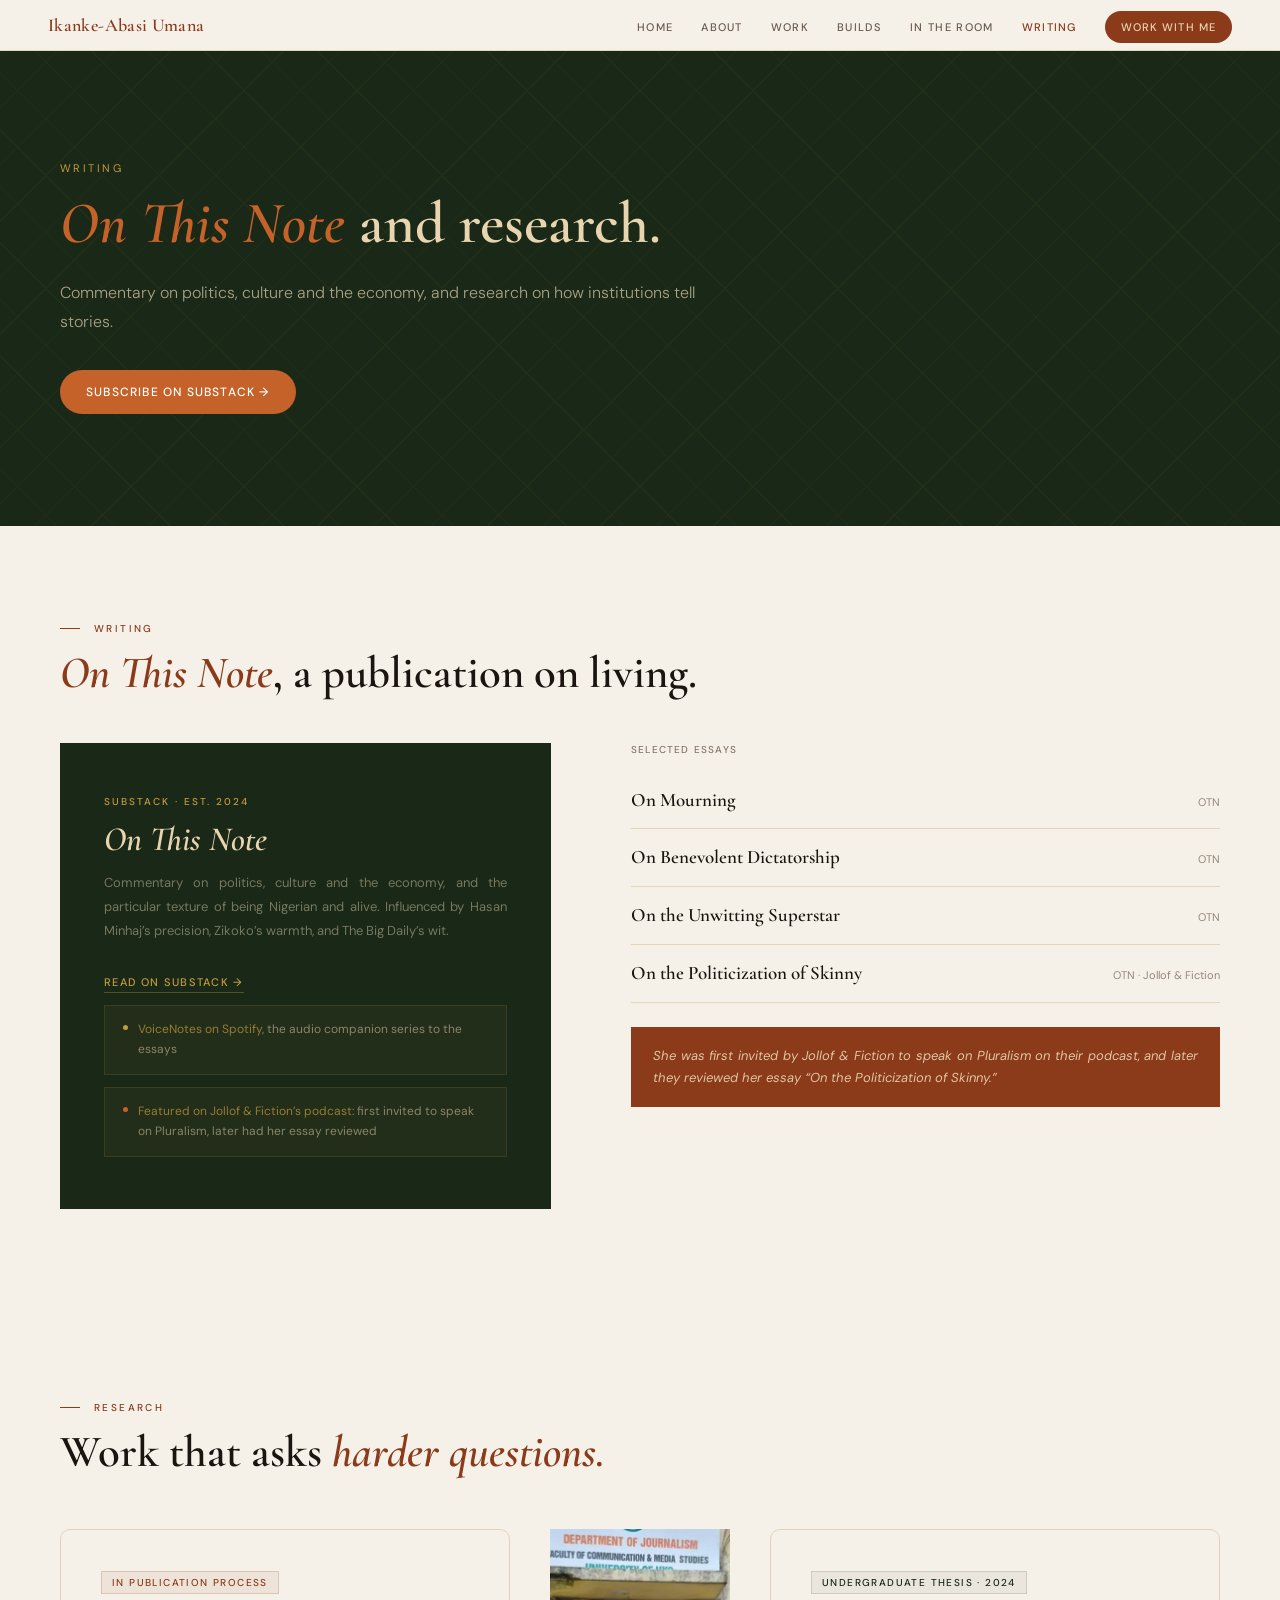
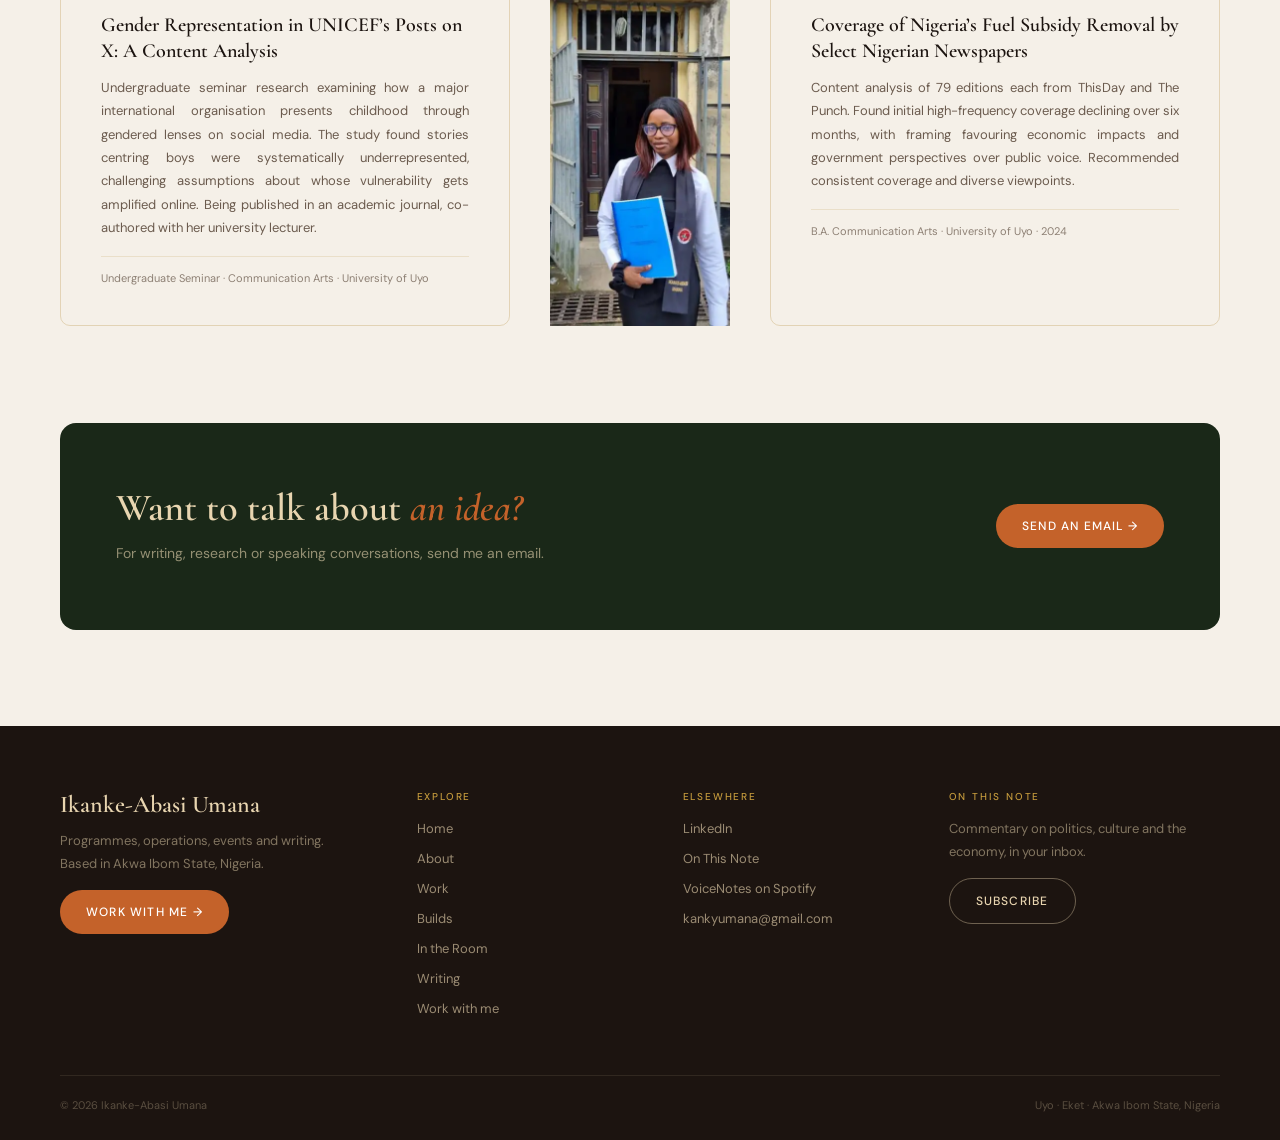
<file: writing.html>
<!DOCTYPE html>
<html lang="en">
<head>
<meta charset="UTF-8">
<meta name="viewport" content="width=device-width, initial-scale=1.0">
<title>Writing | On This Note and Research | Ikanke-Abasi Umana</title>
<meta name="description" content="Essays from On This Note, a Substack of commentary on politics, culture and the economy, and research by Ikanke-Abasi Umana.">
<meta name="author" content="Ikanke-Abasi Umana">
<link rel="canonical" href="https://kankyumana.github.io/lore/writing.html">
<meta property="og:type" content="website">
<meta property="og:url" content="https://kankyumana.github.io/lore/writing.html">
<meta property="og:title" content="Writing | On This Note and Research | Ikanke-Abasi Umana">
<meta property="og:description" content="Essays from On This Note, a Substack of commentary on politics, culture and the economy, and research by Ikanke-Abasi Umana.">
<meta property="og:image" content="https://kankyumana.github.io/lore/kanky-1.jpg">
<meta name="twitter:card" content="summary_large_image">
<meta name="twitter:title" content="Writing | On This Note and Research | Ikanke-Abasi Umana">
<meta name="twitter:description" content="Essays from On This Note, a Substack of commentary on politics, culture and the economy, and research by Ikanke-Abasi Umana.">
<meta name="twitter:image" content="https://kankyumana.github.io/lore/kanky-1.jpg">
<link rel="icon" type="image/png" href="flower-girl.png">
<link rel="apple-touch-icon" href="flower-girl.png">
<script type="application/ld+json">{"@context": "https://schema.org", "@type": "WebPage", "name": "Writing | On This Note and Research | Ikanke-Abasi Umana", "url": "https://kankyumana.github.io/lore/writing.html", "description": "Essays from On This Note, a Substack of commentary on politics, culture and the economy, and research by Ikanke-Abasi Umana.", "about": {"@type": "Person", "name": "Ikanke-Abasi Umana", "url": "https://kankyumana.github.io/lore/"}}</script>
<link rel="preconnect" href="https://fonts.googleapis.com">
<link rel="preconnect" href="https://fonts.gstatic.com" crossorigin>
<link href="https://fonts.googleapis.com/css2?family=Cormorant+Garamond:ital,wght@0,300;0,400;0,600;1,300;1,400;1,600&family=DM+Sans:opsz,wght@9..40,300;9..40,400;9..40,500&display=swap" rel="stylesheet">
<link rel="stylesheet" href="css/site.css">
<link rel="stylesheet" href="css/extra.css">
</head>
<body>
<nav>
  <a class="nav-name" href="index.html">Ikanke-Abasi Umana</a>
  <ul class="nav-links">
    <li><a href="index.html">Home</a></li><li><a href="about.html">About</a></li><li><a href="work.html">Work</a></li><li><a href="builds.html">Builds</a></li><li><a href="in-the-room.html">In the Room</a></li><li><a href="writing.html" class="active">Writing</a></li>
    <li><a class="nav-cta" href="work-with-me.html">Work with me</a></li>
  </ul>
</nav>
<section class="page-hero"><div class="hero-pattern"></div><div class="inner">
  <p class="hero-overline">Writing</p>
  <h1><em>On This Note</em> and research.</h1>
  <p class="lead">Commentary on politics, culture and the economy, and research on how institutions tell stories.</p>
  <div class="hero-btns"><a class="btn btn-primary" href="https://onthisnote.substack.com/subscribe" target="_blank" rel="noopener">Subscribe on Substack &rarr;</a></div>
</div></section>
<section class="writing" id="writing">
  <p class="section-label">Writing</p>
  <h2 class="section-title"><em>On This Note</em>, a publication on living.</h2>
  <div class="writing-grid">
    <div>
      <div class="substack-card">
        <p class="sk-label">Substack &middot; Est. 2024</p>
        <p class="sk-title">On This Note</p>
        <p class="sk-desc">Commentary on politics, culture and the economy, and the particular texture of being Nigerian and alive. Influenced by Hasan Minhaj&rsquo;s precision, Zikoko&rsquo;s warmth, and The Big Daily&rsquo;s wit.</p>
        <a class="sk-link" href="https://onthisnote.substack.com" target="_blank">Read on Substack &rarr;</a>
        <div class="badge">
          <div class="badge-dot"></div>
          <p class="badge-text"><a href="https://open.spotify.com/show/5ZHHEnznpNhUoo2vuHITOO" target="_blank">VoiceNotes on Spotify</a>, the audio companion series to the essays</p>
        </div>
        <div class="badge">
          <div class="badge-dot" style="background:var(--terra-light);"></div>
          <p class="badge-text"><a href="https://www.instagram.com/p/DPjdE-KCjSv/" target="_blank">Featured on Jollof &amp; Fiction&rsquo;s podcast</a>: first invited to speak on Pluralism, later had her essay reviewed</p>
        </div>
      </div>
    </div>
    <div>
      <p style="font-size:10px;color:var(--muted);letter-spacing:0.12em;text-transform:uppercase;font-weight:500;margin-bottom:16px;opacity:0.8;">Selected Essays</p>
      <div class="articles">
        <div class="a-item"><a class="a-title" href="https://open.substack.com/pub/onthisnote/p/on-mourning" target="_blank">On Mourning</a><span class="a-meta">OTN</span></div>
        <div class="a-item"><a class="a-title" href="https://open.substack.com/pub/onthisnote/p/on-benevolent-dictatorship" target="_blank">On Benevolent Dictatorship</a><span class="a-meta">OTN</span></div>
        <div class="a-item"><a class="a-title" href="https://open.substack.com/pub/onthisnote/p/on-the-unwitting-superstar" target="_blank">On the Unwitting Superstar</a><span class="a-meta">OTN</span></div>
        <div class="a-item"><a class="a-title" href="https://open.substack.com/pub/onthisnote/p/on-the-politicization-of-skinny" target="_blank">On the Politicization of Skinny</a><span class="a-meta">OTN &middot; Jollof &amp; Fiction</span></div>
      </div>
      <div class="book-note">
        <p>She was first invited by Jollof &amp; Fiction to speak on Pluralism on their podcast, and later they reviewed her essay &ldquo;On the Politicization of Skinny.&rdquo;</p>
      </div>
    </div>
  </div>
</section>

<section class="research" id="research">
  <p class="section-label">Research</p>
  <h2 class="section-title">Work that asks <em>harder questions.</em></h2>
  <div class="research-layout">
    <div class="r-card">
      <span class="r-status r-forthcoming">In publication process</span>
      <h3 class="r-title">Gender Representation in UNICEF&rsquo;s Posts on X: A Content Analysis</h3>
      <p class="r-body">Undergraduate seminar research examining how a major international organisation presents childhood through gendered lenses on social media. The study found stories centring boys were systematically underrepresented, challenging assumptions about whose vulnerability gets amplified online. Being published in an academic journal, co-authored with her university lecturer.</p>
      <div class="r-detail">Undergraduate Seminar &middot; Communication Arts &middot; University of Uyo</div>
    </div>
    <div class="r-divider" role="img" aria-label="Research" style="background-image:url('img/research.webp')";background-size:cover;background-position:center;"></div>
    <div class="r-card">
      <span class="r-status r-completed">Undergraduate thesis &middot; 2024</span>
      <h3 class="r-title">Coverage of Nigeria&rsquo;s Fuel Subsidy Removal by Select Nigerian Newspapers</h3>
      <p class="r-body">Content analysis of 79 editions each from ThisDay and The Punch. Found initial high-frequency coverage declining over six months, with framing favouring economic impacts and government perspectives over public voice. Recommended consistent coverage and diverse viewpoints.</p>
      <div class="r-detail">B.A. Communication Arts &middot; University of Uyo &middot; 2024</div>
    </div>
  </div>
</section>

<div class="wrap-linen"><div class="cta-band" style="margin-top:0;">
  <div><h2>Want to talk about <em>an idea?</em></h2><p>For writing, research or speaking conversations, send me an email.</p></div>
  <a class="btn btn-primary" href="mailto:kankyumana@gmail.com?subject=Hello">Send an email &rarr;</a>
</div></div>
<footer class="site-footer">
  <div class="ft-grid">
    <div>
      <p class="ft-name">Ikanke-Abasi Umana</p>
      <p class="ft-line">Programmes, operations, events and writing.<br>Based in Akwa Ibom State, Nigeria.</p>
      <a class="btn btn-primary ft-sub" href="work-with-me.html">Work with me &rarr;</a>
    </div>
    <div>
      <p class="ft-head">Explore</p>
      <ul class="ft-links"><li><a href="index.html">Home</a></li><li><a href="about.html">About</a></li><li><a href="work.html">Work</a></li><li><a href="builds.html">Builds</a></li><li><a href="in-the-room.html">In the Room</a></li><li><a href="writing.html">Writing</a></li><li><a href="work-with-me.html">Work with me</a></li></ul>
    </div>
    <div>
      <p class="ft-head">Elsewhere</p>
      <ul class="ft-links">
        <li><a href="https://www.linkedin.com/in/ikanke-abasi-umana-815444173" target="_blank" rel="noopener">LinkedIn</a></li>
        <li><a href="https://onthisnote.substack.com" target="_blank" rel="noopener">On This Note</a></li>
        <li><a href="https://open.spotify.com/show/5ZHHEnznpNhUoo2vuHITOO" target="_blank" rel="noopener">VoiceNotes on Spotify</a></li>
        <li><a href="mailto:kankyumana@gmail.com">kankyumana@gmail.com</a></li>
      </ul>
    </div>
    <div>
      <p class="ft-head">On This Note</p>
      <p class="ft-line">Commentary on politics, culture and the economy, in your inbox.</p>
      <a class="btn btn-ghost ft-sub" href="https://onthisnote.substack.com/subscribe" target="_blank" rel="noopener">Subscribe</a>
    </div>
  </div>
  <div class="ft-bottom"><span>&copy; 2026 Ikanke-Abasi Umana</span><span>Uyo &middot; Eket &middot; Akwa Ibom State, Nigeria</span></div>
</footer>
</body>
</html>
</file>
<file: css/site.css>
:root {
  --terra: #8B3A1A;
  --terra-light: #C4622A;
  --sand: #E8D5B0;
  --sand-dark: #D4BC8C;
  --brass: #C49A3C;
  --night: #1A2818;
  --linen: #F5F0E8;
  --linen-dark: #EDE5D5;
  --ink: #1C1410;
  --muted: #6B5B4E;
  --serif: 'Cormorant Garamond', Georgia, serif;
  --sans: 'DM Sans', system-ui, sans-serif;
}
*{margin:0;padding:0;box-sizing:border-box;}
html{scroll-behavior:smooth;}
body{font-family:var(--sans);background:var(--linen);color:var(--ink);overflow-x:hidden;}

nav{position:sticky;top:0;background:rgba(245,240,232,0.97);backdrop-filter:blur(10px);border-bottom:1px solid rgba(212,188,140,0.5);padding:14px 48px;display:flex;justify-content:space-between;align-items:center;z-index:100;}
.nav-name{font-family:var(--serif);font-size:18px;font-weight:600;color:var(--terra);letter-spacing:0.02em;}
.nav-links{display:flex;gap:28px;list-style:none;}
.nav-links a{font-size:11px;letter-spacing:0.12em;text-transform:uppercase;color:var(--muted);text-decoration:none;font-weight:500;transition:color 0.2s;}
.nav-links a:hover{color:var(--terra);}

.hero{min-height:94vh;display:grid;grid-template-columns:1fr 1fr;background:var(--night);position:relative;overflow:hidden;}
.hero-pattern{position:absolute;inset:0;opacity:0.04;background-image:repeating-linear-gradient(45deg,var(--brass) 0,var(--brass) 1px,transparent 0,transparent 40px),repeating-linear-gradient(-45deg,var(--brass) 0,var(--brass) 1px,transparent 0,transparent 40px);}
.hero-left{display:flex;flex-direction:column;justify-content:flex-end;padding:80px 60px;position:relative;z-index:2;}
.hero-overline{font-size:11px;letter-spacing:0.22em;text-transform:uppercase;color:var(--brass);font-weight:400;margin-bottom:22px;}
.hero-name{font-family:var(--serif);font-size:clamp(50px,5.5vw,80px);font-weight:600;color:var(--sand);line-height:1.0;margin-bottom:28px;}
.hero-name em{font-style:italic;color:var(--terra-light);}
.hero-tagline{font-size:14px;color:rgba(232,213,176,0.52);line-height:1.9;max-width:360px;margin-bottom:48px;font-weight:300;letter-spacing:0.01em;}
.hero-photo{background-size:cover;background-position:center 5%;position:relative;}
.hero-photo::after{content:"";position:absolute;inset:0;background:linear-gradient(to right,var(--night) 0%,transparent 28%);}

.section-label{font-size:10px;letter-spacing:0.24em;text-transform:uppercase;color:var(--terra);font-weight:500;margin-bottom:14px;display:flex;align-items:center;gap:14px;}
.section-label::before{content:"";width:20px;height:1px;background:var(--terra);}
.section-title{font-family:var(--serif);font-size:clamp(30px,3.5vw,48px);font-weight:600;line-height:1.1;margin-bottom:44px;}
.section-title em{font-style:italic;color:var(--terra);}
a{color:inherit;}

.about{padding:96px 60px;background:var(--linen);}
.about-upper{display:grid;grid-template-columns:1fr 1fr;gap:72px;align-items:stretch;}
.about-text{display:flex;flex-direction:column;justify-content:space-between;}
.about-text p{font-size:15px;line-height:1.95;color:var(--muted);margin-bottom:18px;font-weight:300;text-align:justify;}
.about-text p:last-child{margin-bottom:0;}
.about-text p strong{color:var(--ink);font-weight:500;}
.about-photo{background-size:cover;background-position:center top;}
.stats-row{display:grid;grid-template-columns:repeat(4,1fr);border-top:1px solid rgba(212,188,140,0.6);margin-top:64px;}
.stat-col{padding:28px 24px;border-right:1px solid rgba(212,188,140,0.5);}
.stat-col:last-child{border-right:none;}
.stat-num{font-family:var(--serif);font-size:42px;font-weight:600;color:var(--terra);line-height:1;display:block;margin-bottom:6px;}
.stat-lbl{font-size:12px;color:var(--muted);line-height:1.55;}

.work{padding:96px 60px;background:var(--night);}
.work .section-label{color:var(--brass);}
.work .section-label::before{background:var(--brass);}
.work .section-title{color:var(--sand);}
.work-intro{font-size:14px;color:rgba(232,213,176,0.42);line-height:1.9;margin-bottom:52px;font-weight:300;font-style:italic;padding-left:20px;border-left:1px solid rgba(196,154,60,0.25);text-align:justify;}
.work-grid{display:grid;grid-template-columns:1fr 1fr;gap:1px;background:rgba(232,213,176,0.06);}
.work-card{background:var(--night);padding:48px 44px;position:relative;transition:background 0.35s;}
.work-card:hover{background:#1e2f1c;}
.work-num{font-family:var(--serif);font-size:80px;font-weight:600;color:rgba(196,154,60,0.06);position:absolute;top:16px;right:28px;line-height:1;pointer-events:none;}
.work-title{font-family:var(--serif);font-size:23px;font-weight:600;color:var(--sand);margin-bottom:16px;line-height:1.2;}
.work-body{font-size:13px;color:rgba(232,213,176,0.45);line-height:1.88;text-align:justify;}
.work-body a{color:rgba(196,154,60,0.7);text-decoration:none;border-bottom:1px solid rgba(196,154,60,0.18);transition:color 0.2s;}
.work-body a:hover{color:var(--brass);}
.work-tags{display:flex;flex-wrap:wrap;gap:6px;margin-top:22px;}
.tag{font-size:10px;letter-spacing:0.1em;text-transform:uppercase;padding:3px 9px;border:1px solid rgba(196,154,60,0.2);color:rgba(196,154,60,0.55);font-weight:500;}

.orgs{padding:36px 0;background:var(--linen-dark);border-top:1px solid rgba(212,188,140,0.4);border-bottom:1px solid rgba(212,188,140,0.4);overflow:hidden;}
.orgs-label{font-size:10px;letter-spacing:0.22em;text-transform:uppercase;color:rgba(107,91,78,0.6);font-weight:500;margin-bottom:20px;text-align:center;}
.marquee-track{display:flex;width:max-content;animation:marquee 32s linear infinite;}
.marquee-track:hover{animation-play-state:paused;}
.org-item{padding:0 32px;font-family:var(--serif);font-size:17px;font-weight:600;color:var(--ink);text-decoration:none;transition:color 0.2s;white-space:nowrap;border-right:1px solid rgba(212,188,140,0.45);display:inline-block;}
.org-item:hover{color:var(--terra);}
@keyframes marquee{0%{transform:translateX(0);}100%{transform:translateX(-50%);}}

.builds{padding:96px 60px;background:var(--linen-dark);}
.builds-intro{max-width:680px;font-size:14px;color:var(--muted);line-height:1.85;text-align:justify;margin-top:-20px;}
.builds-list{margin-top:48px;border-top:1px solid rgba(139,58,26,0.28);}
.build-row{display:grid;grid-template-columns:64px minmax(200px,300px) 1fr;gap:28px;align-items:baseline;padding:30px 0;border-bottom:1px solid rgba(212,188,140,0.7);}
.build-num{font-family:var(--serif);font-size:15px;font-style:italic;color:var(--terra);opacity:0.75;}
.build-name{font-family:var(--serif);font-size:27px;font-weight:600;color:var(--ink);line-height:1.15;}
.build-for{font-size:10px;letter-spacing:0.14em;text-transform:uppercase;color:var(--terra);font-weight:500;margin-top:8px;}
.build-desc{font-size:13.5px;color:var(--muted);line-height:1.85;text-align:justify;}
.builds-also{margin-top:26px;font-size:12.5px;color:var(--muted);line-height:1.8;}
.builds-also strong{font-weight:500;color:var(--ink);}
.testimonials{padding:80px 60px;background:var(--linen);}
.test-grid{display:grid;grid-template-columns:1fr 1fr 1fr;gap:1px;background:rgba(212,188,140,0.3);margin-top:44px;}
.test-card{background:var(--linen);padding:44px 36px;position:relative;overflow:hidden;}
.test-card::before{content:"\201C";font-family:var(--serif);font-size:120px;color:var(--terra);opacity:0.07;position:absolute;top:-8px;left:16px;line-height:1;pointer-events:none;}
.test-quote{font-family:var(--serif);font-size:16px;font-style:italic;color:var(--ink);line-height:1.8;margin-bottom:24px;position:relative;z-index:1;}
.test-attr{font-size:11px;color:var(--terra);letter-spacing:0.08em;text-transform:uppercase;font-weight:500;text-decoration:none;display:block;transition:opacity 0.2s;}
.test-attr:hover{opacity:0.7;}
.test-role{font-size:11px;color:var(--muted);margin-top:4px;line-height:1.4;}
.test-link{display:inline-block;margin-top:14px;font-size:10px;letter-spacing:0.1em;text-transform:uppercase;color:var(--terra);border-bottom:1px solid rgba(139,58,26,0.2);text-decoration:none;padding-bottom:2px;font-weight:500;opacity:0.8;transition:opacity 0.2s;}
.test-link:hover{opacity:1;}

.pq{padding:56px 80px;background:var(--terra);display:flex;align-items:center;gap:64px;}
.pq-text{font-family:var(--serif);font-size:clamp(20px,2.5vw,30px);color:var(--sand);font-style:italic;line-height:1.48;flex:1;}
.pq-attr{font-size:10px;letter-spacing:0.14em;text-transform:uppercase;color:rgba(232,213,176,0.5);margin-top:16px;}
.pq-link{display:inline-block;margin-top:14px;font-size:10px;letter-spacing:0.1em;text-transform:uppercase;color:rgba(232,213,176,0.8);border-bottom:1px solid rgba(232,213,176,0.3);text-decoration:none;padding-bottom:3px;font-weight:500;}
.pq-img{width:220px;height:160px;background-size:cover;background-position:center;flex-shrink:0;opacity:0.8;}

.events{padding:96px 60px;background:var(--linen-dark);}
.events-grid{display:grid;grid-template-columns:repeat(3,1fr);gap:1px;background:rgba(212,188,140,0.3);margin-top:52px;}
.event-card{background:var(--linen);overflow:hidden;display:flex;flex-direction:column;}
.event-img{width:100%;height:260px;background-size:cover;flex-shrink:0;}
.event-feature{grid-column:1/-1;}
.event-feature .event-img{height:clamp(240px,42vw,520px);}
.event-body{padding:26px 24px;flex:1;display:flex;flex-direction:column;}
.event-year{font-size:10px;letter-spacing:0.12em;text-transform:uppercase;color:var(--brass);font-weight:500;margin-bottom:8px;}
.event-title{font-family:var(--serif);font-size:19px;font-weight:600;color:var(--ink);margin-bottom:5px;line-height:1.2;}
.event-org{font-size:10px;letter-spacing:0.08em;text-transform:uppercase;color:var(--terra);font-weight:500;margin-bottom:10px;opacity:0.85;}
.event-desc{font-size:12px;color:var(--muted);line-height:1.72;flex:1;text-align:justify;}
.event-link{display:inline-block;margin-top:16px;font-size:10px;letter-spacing:0.1em;text-transform:uppercase;color:var(--terra);border-bottom:1px solid rgba(139,58,26,0.22);text-decoration:none;padding-bottom:2px;font-weight:500;opacity:0.8;}
.event-link:hover{opacity:1;}

/* ── IN MOTION: CAROUSEL ── */
/* Inspired by: centred active card larger, side cards visible + blurred */
.motion-section{padding:96px 60px;background:var(--night);}
.motion-section .section-label{color:var(--brass);}
.motion-section .section-label::before{background:var(--brass);}
.motion-section .section-title{color:var(--sand);}
.motion-section .section-title em{color:var(--terra-light);}

.carousel-outer{position:relative;overflow:hidden;padding:24px 0 0;}
.carousel-track{display:flex;align-items:center;gap:20px;transition:transform 0.5s cubic-bezier(0.4,0,0.2,1);will-change:transform;}
.carousel-item{flex:0 0 auto;width:340px;transition:all 0.5s cubic-bezier(0.4,0,0.2,1);position:relative;cursor:pointer;}
.carousel-item .video-wrap{overflow:hidden;background:#000;border:1px solid rgba(232,213,176,0.06);}
.carousel-item .video-wrap iframe{width:100%;display:block;border:0;}
.carousel-item .card-info{padding:18px 4px 0;}
.carousel-item .card-label{font-size:10px;letter-spacing:0.16em;text-transform:uppercase;color:var(--brass);font-weight:500;margin-bottom:6px;opacity:0.7;}
.carousel-item .card-title{font-family:var(--serif);font-size:16px;font-weight:600;color:var(--sand);line-height:1.3;margin-bottom:6px;font-style:italic;}
.carousel-item .card-desc{font-size:11px;color:rgba(232,213,176,0.38);line-height:1.7;text-align:justify;}

/* Active (centre) card */
.carousel-item.active{width:520px;}
.carousel-item.active .video-wrap{border-color:rgba(196,154,60,0.2);box-shadow:0 0 0 1px rgba(196,154,60,0.12);}
.carousel-item.active .card-label{opacity:1;}
.carousel-item.active .card-title{font-size:20px;color:var(--sand);}
.carousel-item.active .card-desc{color:rgba(232,213,176,0.55);font-size:12px;}

/* Side cards: smaller, dimmed */
.carousel-item.side{opacity:0.45;transform:scale(0.96);}
.carousel-item.far{opacity:0.18;transform:scale(0.88);pointer-events:none;}
.carousel-item.far-left,.carousel-item.far-right{opacity:0.35;transform:scale(0.93);cursor:pointer;}
.carousel-item.hidden{opacity:0;pointer-events:none;width:0;overflow:hidden;}

/* iframe heights */
.carousel-item.active .video-wrap iframe{height:320px;}
.carousel-item.side .video-wrap iframe{height:240px;}
.carousel-item.far .video-wrap iframe{height:200px;}

.carousel-controls{display:flex;align-items:center;gap:12px;margin-top:36px;}
.carousel-btn{background:rgba(196,154,60,0.1);border:1px solid rgba(196,154,60,0.25);color:var(--brass);font-size:16px;width:40px;height:40px;display:flex;align-items:center;justify-content:center;cursor:pointer;transition:background 0.2s;flex-shrink:0;}
.carousel-btn:hover{background:rgba(196,154,60,0.22);}
.carousel-dots{display:flex;gap:6px;align-items:center;}
.c-dot{width:5px;height:5px;border-radius:50%;background:rgba(196,154,60,0.22);cursor:pointer;transition:all 0.25s;}
.c-dot.active{background:var(--brass);width:18px;border-radius:3px;}

.writing{padding:96px 60px;background:var(--linen);}
.writing-grid{display:grid;grid-template-columns:1fr 1.2fr;gap:80px;}
.substack-card{background:var(--night);padding:52px 44px;}
.sk-label{font-size:10px;letter-spacing:0.2em;text-transform:uppercase;color:var(--brass);font-weight:500;margin-bottom:14px;}
.sk-title{font-family:var(--serif);font-size:34px;font-weight:600;color:var(--sand);line-height:1.05;margin-bottom:14px;font-style:italic;}
.sk-desc{font-size:13px;color:rgba(232,213,176,0.46);line-height:1.82;margin-bottom:28px;text-align:justify;}
.sk-link{display:inline-flex;align-items:center;gap:8px;font-size:11px;letter-spacing:0.12em;text-transform:uppercase;color:var(--brass);border-bottom:1px solid rgba(196,154,60,0.35);padding-bottom:3px;text-decoration:none;font-weight:500;}
.badge{background:rgba(196,154,60,0.05);border:1px solid rgba(196,154,60,0.14);padding:14px 18px;margin-top:12px;display:flex;align-items:flex-start;gap:10px;}
.badge-dot{width:5px;height:5px;border-radius:50%;background:var(--brass);flex-shrink:0;margin-top:5px;}
.badge-text{font-size:12px;color:rgba(232,213,176,0.52);line-height:1.65;}
.badge-text a{color:rgba(196,154,60,0.72);text-decoration:none;}
.articles{display:flex;flex-direction:column;}
.a-item{padding:17px 0;border-bottom:1px solid rgba(212,188,140,0.5);display:flex;justify-content:space-between;align-items:baseline;gap:12px;}
.a-title{font-family:var(--serif);font-size:19px;font-weight:600;color:var(--ink);line-height:1.2;text-decoration:none;transition:color 0.2s;}
.a-title:hover{color:var(--terra);}
.a-meta{font-size:11px;color:var(--muted);white-space:nowrap;opacity:0.7;}
.book-note{background:var(--terra);padding:18px 22px;margin-top:24px;}
.book-note p{font-size:13px;color:var(--sand);line-height:1.7;font-style:italic;opacity:0.9;text-align:justify;}

.interests{padding:80px 60px;background:var(--linen-dark);}
.int-grid{display:grid;grid-template-columns:repeat(3,1fr);gap:1px;background:rgba(212,188,140,0.3);margin-top:44px;}
.int-card{background:var(--linen-dark);padding:36px 32px;}
.int-eyebrow{font-size:10px;letter-spacing:0.18em;text-transform:uppercase;color:var(--terra);font-weight:500;margin-bottom:12px;}
.int-title{font-family:var(--serif);font-size:20px;font-weight:600;color:var(--ink);margin-bottom:12px;line-height:1.2;}
.int-body{font-size:13px;color:var(--muted);line-height:1.78;text-align:justify;}
.books-row{display:grid;grid-template-columns:1fr 1fr;gap:1px;background:rgba(212,188,140,0.3);margin-top:1px;}
.book-card{background:var(--linen-dark);padding:32px;display:flex;gap:22px;align-items:flex-start;}
.book-img-sm{width:76px;height:104px;flex-shrink:0;background-size:cover;background-position:center;}
.book-badge{font-size:10px;letter-spacing:0.14em;text-transform:uppercase;color:var(--terra);font-weight:500;margin-bottom:8px;}
.book-title{font-family:var(--serif);font-size:18px;font-weight:600;color:var(--ink);margin-bottom:4px;line-height:1.2;}
.book-author{font-size:12px;color:var(--muted);margin-bottom:10px;}
.book-link{font-size:11px;letter-spacing:0.08em;text-transform:uppercase;color:var(--terra);text-decoration:none;border-bottom:1px solid rgba(139,58,26,0.2);padding-bottom:2px;font-weight:500;opacity:0.8;}
.orwell-card{background:var(--linen-dark);padding:32px;}

.research{padding:96px 60px;background:var(--linen);}
.research-layout {display:grid;grid-template-columns:1fr 180px 1fr;gap:40px;align-items:stretch;margin-top:52px;}
.r-card{border:1px solid rgba(212,188,140,0.55);padding:40px;}
.r-status{font-size:10px;letter-spacing:0.14em;text-transform:uppercase;font-weight:500;padding:4px 10px;display:inline-block;margin-bottom:18px;}
.r-forthcoming{background:rgba(139,58,26,0.07);color:var(--terra);border:1px solid rgba(139,58,26,0.18);}
.r-completed{background:rgba(26,40,24,0.05);color:var(--night);border:1px solid rgba(26,40,24,0.14);}
.r-title{font-family:var(--serif);font-size:20px;font-weight:600;color:var(--ink);line-height:1.3;margin-bottom:12px;}
.r-body{font-size:13px;color:var(--muted);line-height:1.8;text-align:justify;}
.r-detail{margin-top:16px;padding-top:14px;border-top:1px solid rgba(212,188,140,0.45);font-size:11px;color:var(--muted);opacity:0.75;}
.r-divider {background-size: cover;background-position: center 35%;align-self: stretch;min-height: 100%;}
.recognition{padding:96px 60px;background:var(--night);}
.recognition .section-label{color:var(--brass);}
.recognition .section-label::before{background:var(--brass);}
.recognition .section-title{color:var(--sand);}
.rec-grid{display:grid;grid-template-columns:repeat(3,1fr);gap:32px;margin-top:52px;}
.rec-item{border-top:1px solid rgba(232,213,176,0.1);padding-top:24px;}
.rec-source{font-size:10px;letter-spacing:0.16em;text-transform:uppercase;color:var(--brass);font-weight:500;margin-bottom:10px;opacity:0.9;}
.rec-headline{font-family:var(--serif);font-size:17px;font-weight:600;color:var(--sand);line-height:1.3;margin-bottom:8px;}
.rec-detail{font-size:12px;color:rgba(232,213,176,0.35);line-height:1.68;text-align:justify;}
.rec-link{display:inline-block;margin-top:10px;font-size:10px;letter-spacing:0.1em;text-transform:uppercase;color:var(--brass);border-bottom:1px solid rgba(196,154,60,0.28);text-decoration:none;padding-bottom:2px;font-weight:500;opacity:0.85;}
.rec-link:hover{opacity:1;}
.hackathon-row,.ivlp-row{grid-column:1/-1;display:grid;gap:40px;align-items:center;border-top:1px solid rgba(232,213,176,0.1);padding-top:40px;margin-top:8px;}
.hackathon-row{grid-template-columns:1fr auto;}
.ivlp-row{grid-template-columns:auto 1fr;}
.hackathon-img,.ivlp-img{width:280px;height:180px;background-size:cover;background-position:center;flex-shrink:0;}
.wide-text{font-size:13px;color:rgba(232,213,176,0.4);line-height:1.82;text-align:justify;}

.connect{padding:96px 60px;background:var(--terra);text-align:center;}
.connect .section-label{justify-content:center;color:rgba(232,213,176,0.48);}
.connect .section-label::before{background:rgba(232,213,176,0.32);}
.connect-title{font-family:var(--serif);font-size:clamp(34px,3.8vw,52px);font-weight:600;line-height:1.1;color:var(--sand);max-width:460px;margin:0 auto 18px;}
.connect-title em{font-style:italic;color:rgba(232,213,176,0.6);}
.connect-sub{font-size:14px;color:rgba(232,213,176,0.58);margin-bottom:44px;font-weight:300;}
.connect-btns{display:flex;gap:14px;justify-content:center;flex-wrap:wrap;}
.c-btn{padding:13px 30px;border:1px solid rgba(232,213,176,0.32);font-size:11px;letter-spacing:0.14em;text-transform:uppercase;color:var(--sand);text-decoration:none;font-weight:500;transition:all 0.2s;}
.c-btn:hover{background:rgba(232,213,176,0.1);border-color:rgba(232,213,176,0.5);}
.c-btn.primary{background:var(--sand);color:var(--terra);border-color:var(--sand);}
.c-btn.primary:hover{background:var(--linen);}

footer{background:var(--ink);padding:28px 60px;display:flex;justify-content:space-between;align-items:center;}
.f-name{font-family:var(--serif);font-size:15px;color:rgba(232,213,176,0.28);font-style:italic;}
.f-note{font-size:11px;color:rgba(232,213,176,0.16);letter-spacing:0.06em;}

@media(max-width:960px){
  nav{padding:12px 24px;}
  .nav-links{gap:6px 14px;flex-wrap:wrap;justify-content:flex-end;}
  .nav-links a{font-size:10px;}
  .hero{grid-template-columns:1fr;min-height:auto;}
  .hero-left{padding:56px 28px 44px;}
  .hero-photo{height:56vw;min-height:260px;}
  .hero-photo::after{background:linear-gradient(to bottom,var(--night) 0%,transparent 25%);}
  .about,.work,.builds,.events,.writing,.research,.recognition,.connect,.testimonials,.interests,.motion-section{padding:60px 24px;}
  .about-upper{grid-template-columns:1fr;gap:32px;}
  .about-photo{min-height:320px;}
  .stats-row{grid-template-columns:1fr 1fr;}
  .stat-col:nth-child(2){border-right:none;}
  .stat-col:nth-child(3){border-top:1px solid rgba(212,188,140,0.5);border-right:1px solid rgba(212,188,140,0.5);}
  .stat-col:last-child{border-top:1px solid rgba(212,188,140,0.5);}
  .build-row{grid-template-columns:1fr;gap:8px;padding:24px 0;}
  .build-num{display:none;}
  .work-grid,.test-grid,.int-grid,.writing-grid,.research-layout,.books-row,.hackathon-row,.ivlp-row{grid-template-columns:1fr;}
  .events-grid,.rec-grid{grid-template-columns:1fr;}
  .r-divider{min-height:280px;}
  .pq{flex-direction:column;gap:20px;padding:44px 24px;}
  .pq-img{width:100%;height:150px;}
  .carousel-item{width:260px;}
  .carousel-item.active{width:300px;}
  .carousel-item.active .video-wrap iframe{height:220px;}
  .carousel-item.side .video-wrap iframe{height:160px;}
  .carousel-item.far{display:none;}
  .hackathon-img,.ivlp-img{width:100%;height:180px;}
}

.video-thumb{width:100%;height:100%;background-size:cover;background-position:center;position:absolute;inset:0;}
.ig-thumb{background:linear-gradient(135deg,#1a2818 0%,#2d4a28 100%);}
.video-cover{position:absolute;inset:0;z-index:2;display:flex;align-items:center;justify-content:center;cursor:pointer;transition:opacity 0.3s;}
.video-cover.hidden{opacity:0;pointer-events:none;}
.play-btn{width:52px;height:52px;background:rgba(196,154,60,0.85);border-radius:50%;display:flex;align-items:center;justify-content:center;font-size:20px;color:var(--night);flex-shrink:0;transition:transform 0.2s,background 0.2s;}
.video-wrap{position:relative;}
.video-wrap iframe{position:relative;z-index:1;}
.play-btn:hover{transform:scale(1.08);background:rgba(196,154,60,1);}
</file>
<file: css/extra.css>
/* ---------- multi-page additions ---------- */
nav{gap:24px;flex-wrap:wrap;}
.nav-name{text-decoration:none;}
.nav-links{align-items:center;}
.nav-links a.active{color:var(--terra);}
.nav-links a.nav-cta{background:var(--terra);color:var(--sand);padding:9px 16px;border-radius:999px;letter-spacing:0.1em;}
.nav-links a.nav-cta:hover{background:var(--night);color:var(--sand);}

.btn{display:inline-flex;align-items:center;gap:10px;padding:14px 26px;border-radius:999px;font-size:12px;letter-spacing:0.1em;text-transform:uppercase;font-weight:500;text-decoration:none;transition:transform .2s,box-shadow .2s,background .2s;}
.btn:hover{transform:translateY(-2px);box-shadow:0 6px 16px -4px rgba(0,0,0,0.3);}
.btn-primary{background:var(--terra-light);color:#fff;}
.btn-primary:hover{background:var(--terra);}
.btn-ghost{border:1px solid rgba(232,213,176,0.4);color:var(--sand);}
.btn-ghost:hover{background:rgba(232,213,176,0.08);}
.btn-dark{background:var(--night);color:var(--sand);}
.btn-line{border:1px solid var(--terra);color:var(--terra);}
.btn-line:hover{background:var(--terra);color:var(--sand);}
.hero-btns{display:flex;gap:12px;flex-wrap:wrap;margin-bottom:22px;}
.hero-note{font-size:12px;color:rgba(232,213,176,0.45);letter-spacing:0.02em;}

.page-hero{background:var(--night);padding:110px 60px 90px;position:relative;overflow:hidden;}
.page-hero .hero-pattern{opacity:0.05;}
.page-hero .inner{position:relative;z-index:2;max-width:820px;}
.page-hero h1{font-family:var(--serif);font-size:clamp(38px,4.6vw,64px);font-weight:600;color:var(--sand);line-height:1.05;margin-bottom:24px;}
.page-hero h1 em{font-style:italic;color:var(--terra-light);}
.page-hero .lead{font-size:16px;color:rgba(232,213,176,0.7);line-height:1.8;max-width:640px;margin-bottom:34px;font-weight:300;}
.page-hero .hero-overline{margin-bottom:18px;}

.block{padding:96px 60px;}
.block.linen{background:var(--linen);}
.block.dark{background:var(--night);}
.block.dark .section-title{color:var(--sand);}
.block.dark .section-label{color:var(--brass);}
.block.dark .section-label::before{background:var(--brass);}
.intro{max-width:720px;font-size:15px;color:var(--muted);line-height:1.85;margin-top:-20px;margin-bottom:44px;}
.block.dark .intro{color:rgba(232,213,176,0.6);}

.cards{display:grid;grid-template-columns:repeat(3,1fr);gap:20px;}
.cards.two{grid-template-columns:repeat(2,1fr);}
.cards.four{grid-template-columns:repeat(4,1fr);}
.card{background:#fff;border:1px solid rgba(212,188,140,0.55);border-radius:10px;padding:30px;display:flex;flex-direction:column;transition:transform .2s,box-shadow .2s;text-decoration:none;color:inherit;}
.card:hover{transform:translateY(-3px);box-shadow:0 10px 24px -10px rgba(28,20,16,0.25);}
.card .eyebrow{font-size:10px;letter-spacing:0.16em;text-transform:uppercase;color:var(--terra);font-weight:500;margin-bottom:12px;}
.card h3{font-family:var(--serif);font-size:24px;font-weight:600;line-height:1.15;color:var(--ink);margin-bottom:12px;}
.card p{font-size:13.5px;color:var(--muted);line-height:1.8;}
.card .more{margin-top:auto;padding-top:18px;font-size:11px;letter-spacing:0.12em;text-transform:uppercase;color:var(--terra);font-weight:500;}
.block.dark .card{background:rgba(232,213,176,0.04);border-color:rgba(232,213,176,0.12);}
.block.dark .card h3{color:var(--sand);}
.block.dark .card p{color:rgba(232,213,176,0.55);}

.pov{display:grid;grid-template-columns:repeat(3,1fr);gap:32px;}
.pov-item{border-top:1px solid rgba(139,58,26,0.3);padding-top:22px;}
.pov-num{font-family:var(--serif);font-style:italic;font-size:30px;color:var(--terra);display:block;margin-bottom:10px;}
.pov-item h3{font-family:var(--serif);font-size:23px;font-weight:600;line-height:1.2;margin-bottom:10px;}
.pov-item p{font-size:14px;color:var(--muted);line-height:1.8;}

.offer{display:grid;grid-template-columns:minmax(220px,320px) 1fr;gap:40px;padding:44px 0;border-top:1px solid rgba(212,188,140,0.7);}
.offer:last-child{border-bottom:1px solid rgba(212,188,140,0.7);}
.offer-num{font-family:var(--serif);font-style:italic;font-size:15px;color:var(--terra);margin-bottom:8px;}
.offer h3{font-family:var(--serif);font-size:30px;font-weight:600;line-height:1.1;margin-bottom:18px;}
.offer-body p{font-size:14.5px;color:var(--muted);line-height:1.85;margin-bottom:16px;}
.offer-facts{display:grid;grid-template-columns:repeat(3,1fr);gap:20px;margin:6px 0 24px;}
.offer-facts div{background:#fff;border:1px solid rgba(212,188,140,0.55);border-radius:10px;padding:18px;}
.offer-facts b{display:block;font-size:10px;letter-spacing:0.14em;text-transform:uppercase;color:var(--terra);font-weight:500;margin-bottom:8px;}
.offer-facts span{font-size:13px;color:var(--ink);line-height:1.7;}

.steps{display:grid;grid-template-columns:repeat(3,1fr);gap:20px;counter-reset:step;}
.step{padding:28px;border-radius:10px;background:rgba(232,213,176,0.05);border:1px solid rgba(232,213,176,0.12);}
.step::before{counter-increment:step;content:counter(step);display:inline-flex;width:34px;height:34px;border-radius:50%;background:var(--terra-light);color:#fff;align-items:center;justify-content:center;font-weight:500;margin-bottom:16px;}
.step h3{font-family:var(--serif);font-size:22px;color:var(--sand);margin-bottom:8px;font-weight:600;}
.step p{font-size:13.5px;color:rgba(232,213,176,0.6);line-height:1.8;}

.cta-band{margin:0 60px 96px;background:var(--night);border-radius:16px;padding:64px 56px;display:flex;justify-content:space-between;align-items:center;gap:32px;flex-wrap:wrap;position:relative;overflow:hidden;}
.cta-band h2{font-family:var(--serif);font-size:clamp(28px,3vw,42px);color:var(--sand);font-weight:600;line-height:1.1;max-width:560px;}
.cta-band h2 em{font-style:italic;color:var(--terra-light);}
.cta-band p{font-size:14px;color:rgba(232,213,176,0.6);margin-top:12px;max-width:520px;line-height:1.8;}
.wrap-linen{background:var(--linen);padding-top:1px;}

.list-links{list-style:none;}
.list-links li{padding:14px 0;border-bottom:1px solid rgba(212,188,140,0.6);display:flex;justify-content:space-between;gap:16px;}
.list-links a{font-family:var(--serif);font-size:21px;color:var(--ink);text-decoration:none;font-weight:600;}
.list-links a:hover{color:var(--terra);}
.list-links span{font-size:11px;color:var(--muted);letter-spacing:0.08em;text-transform:uppercase;align-self:center;}

footer.site-footer{background:var(--ink);padding:64px 60px 28px;display:block;}
.ft-grid{display:grid;grid-template-columns:1.4fr 1fr 1fr 1.2fr;gap:40px;margin-bottom:48px;}
.ft-name{font-family:var(--serif);font-size:24px;color:var(--sand);font-weight:600;margin-bottom:10px;}
.ft-line{font-size:13px;color:rgba(232,213,176,0.5);line-height:1.8;}
.ft-head{font-size:10px;letter-spacing:0.18em;text-transform:uppercase;color:var(--brass);margin-bottom:14px;font-weight:500;}
.ft-links{list-style:none;}
.ft-links li{margin-bottom:9px;}
.ft-links a{font-size:13px;color:rgba(232,213,176,0.62);text-decoration:none;}
.ft-links a:hover{color:var(--sand);}
.ft-bottom{border-top:1px solid rgba(232,213,176,0.1);padding-top:22px;display:flex;justify-content:space-between;flex-wrap:wrap;gap:12px;font-size:11px;color:rgba(232,213,176,0.3);}
.ft-sub{display:inline-block;margin-top:14px;}

.event-card,.test-card,.work-card,.int-card,.r-card{border-radius:10px;}
.events-grid,.work-grid,.test-grid,.int-grid{gap:16px;background:transparent;}
.event-card,.test-card,.int-card{transition:transform .2s,box-shadow .2s;}
.event-card:hover,.test-card:hover,.int-card:hover{transform:translateY(-3px);box-shadow:0 10px 24px -10px rgba(28,20,16,0.25);}
.work-card{border:1px solid rgba(232,213,176,0.08);}

@media(max-width:960px){
  .cards,.cards.two,.cards.four,.pov,.steps,.offer-facts,.ft-grid{grid-template-columns:1fr;}
  .offer{grid-template-columns:1fr;gap:12px;}
  .page-hero{padding:72px 24px 60px;}
  .block{padding:60px 24px;}
  .cta-band{margin:0 24px 60px;padding:40px 28px;}
  footer.site-footer{padding:48px 24px 24px;}
  .nav-links a.nav-cta{padding:7px 12px;}
}
</file>
